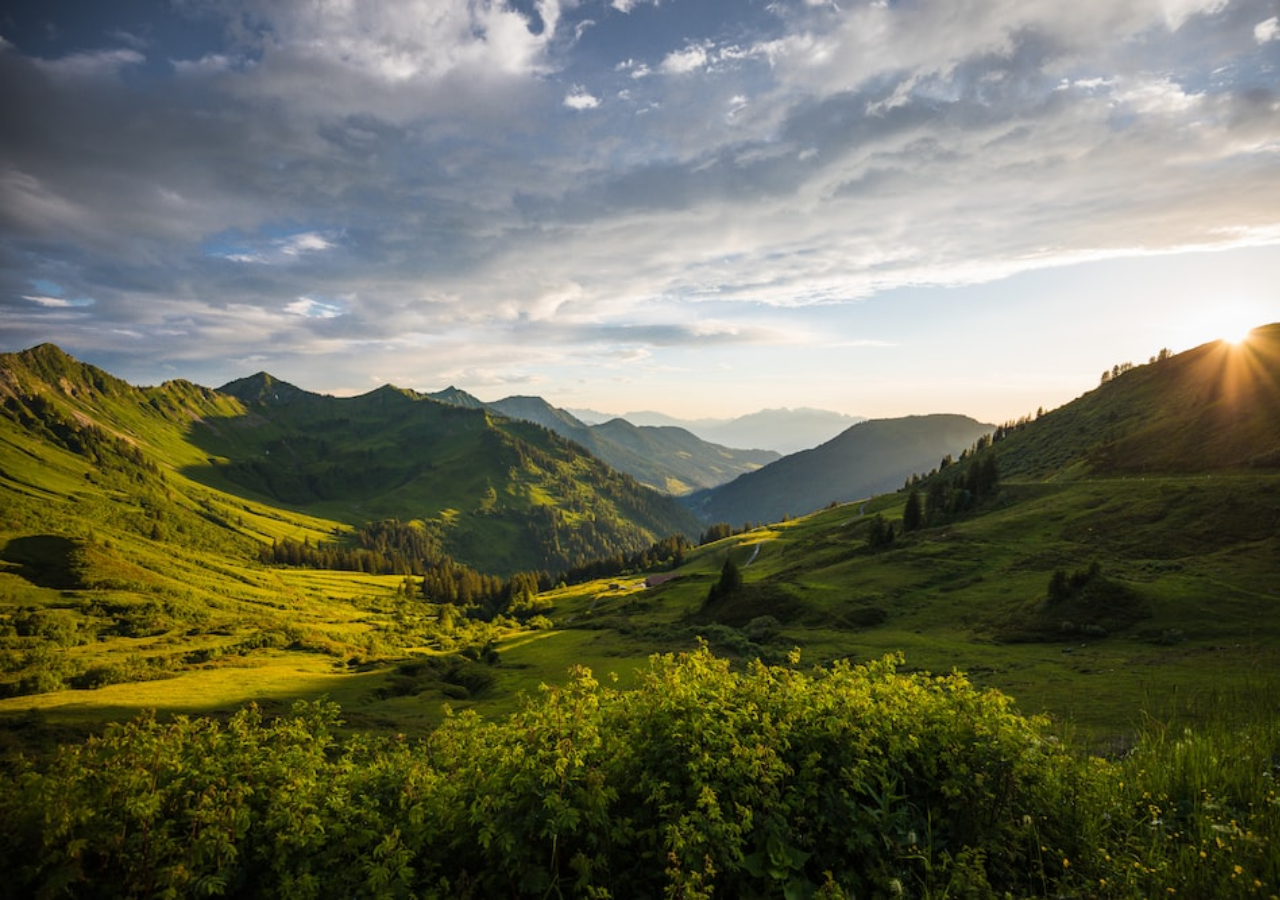
<file: paises.html>
<!DOCTYPE html>
<html lang="en">
<head>
    <meta charset="UTF-8">
    <meta http-equiv="X-UA-Compatible" content="IE=edge">
    <meta name="viewport" content="width=device-width, initial-scale=1.0">
    <title>Document</title>
    <link rel="stylesheet" href="stylepaises.css">
    <script defer src="script.js"></script>
</head>
<body>
    
<div class="section">

</div>

</body>
</html>
</file>
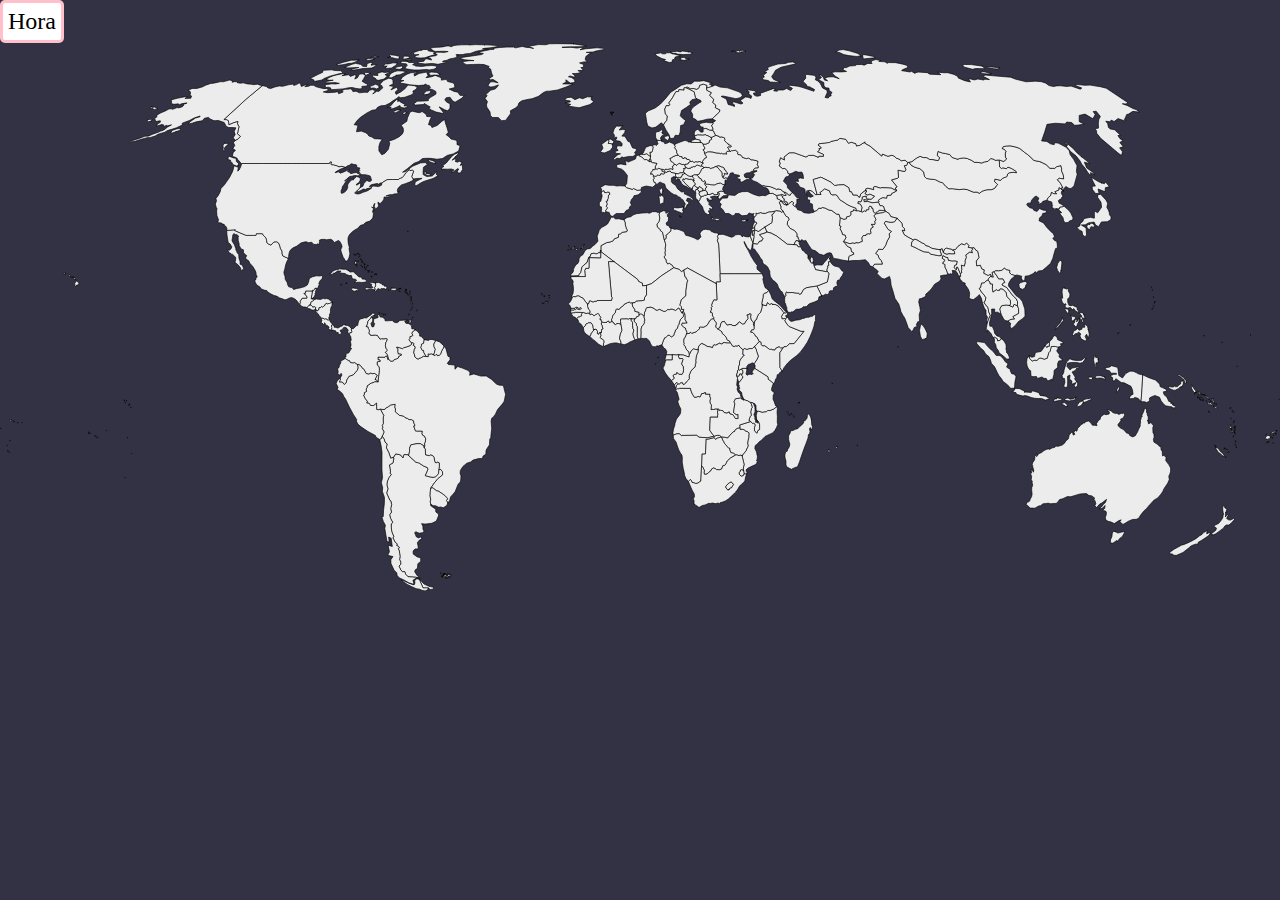
<file: tempo.html>
<!DOCTYPE html>
<html lang="en">
<head>
    <meta charset="UTF-8">
    <meta http-equiv="X-UA-Compatible" content="IE=edge">
    <meta name="viewport" content="width=device-width, initial-scale=1.0">
    <title>Mapa mundo com horas</title>
    <link rel="stylesheet" href="styletempo.css">
    <script defer src="scripts.js"></script>
</head>
<body>

    <?xml version="1.0"?>

    <div id="name">
        <p id="namep">Nome</p>
    </div>

    <div id="timeCont">
        <p id="time">Hora</p>
    </div>

    <svg id="allSvg" baseprofile="tiny" fill="#ececec" stroke="black" stroke-linecap="round" stroke-linejoin="round"
    version="1.2" viewbox="0 0 2000 857" xmlns="http://www.w3.org/2000/svg">
    <path class="allPaths"
        d="M1383 261.6l1.5 1.8-2.9 0.8-2.4 1.1-5.9 0.8-5.3 1.3-2.4 2.8 1.9 2.7 1.4 3.2-2 2.7 0.8 2.5-0.9 2.3-5.2-0.2 3.1 4.2-3.1 1.7-1.4 3.8 1.1 3.9-1.8 1.8-2.1-0.6-4 0.9-0.2 1.7-4.1 0-2.3 3.7 0.8 5.4-6.6 2.7-3.9-0.6-0.9 1.4-3.4-0.8-5.3 1-9.6-3.3 3.9-5.8-1.1-4.1-4.3-1.1-1.2-4.1-2.7-5.1 1.6-3.5-2.5-1 0.5-4.7 0.6-8 5.9 2.5 3.9-0.9 0.4-2.9 4-0.9 2.6-2-0.2-5.1 4.2-1.3 0.3-2.2 2.9 1.7 1.6 0.2 3 0 4.3 1.4 1.8 0.7 3.4-2 2.1 1.2 0.9-2.9 3.2 0.1 0.6-0.9-0.2-2.6 1.7-2.2 3.3 1.4-0.1 2 1.7 0.3 0.9 5.4 2.7 2.1 1.5-1.4 2.2-0.6 2.5-2.9 3.8 0.5 5.4 0z" "AF"
        id="Afghanistan">
    </path>
    <path class="allPaths" id="Angola"
        d="M 1121.2 572 1121.8 574 1121.1 577.1 1122 580.1 1121.1 582.5 1121.5 584.7 1109.8 584.6 1109 605.1 1112.6 610.3 1116.2 614.3 1105.8 616.9 1092.3 616 1088.5 613 1065.8 613.2 1065 613.7 1061.7 610.8 1058.1 610.6 1054.7 611.7 1052 612.9 1051.5 608.9 1052.4 603.2 1054.4 597.3 1054.7 594.6 1056.6 588.8 1058 586.2 1061.3 582 1063.2 579.1 1063.8 574.4 1063.5 570.7 1061.9 568.4 1060.4 564.5 1059.1 560.7 1059.4 559.3 1061.1 556.8 1059.5 550.6 1058.3 546.3 1055.5 542.2 1056.1 541 1058.4 540.1 1060.1 540.2 1062.1 539.5 1078.8 539.6 1080.1 544.3 1081.7 548.2 1083 550.3 1085.1 553.6 1088.9 553.1 1090.7 552.2 1093.8 553.1 1094.7 551.5 1096.2 547.8 1099.7 547.5 1100 546.4 1102.9 546.4 1102.4 548.7 1109.2 548.6 1109.3 552.7 1110.4 555.1 1109.5 559 1109.9 563 1111.7 565.4 1111.3 573 1112.7 572.4 1115.1 572.6 1118.6 571.6 1121.2 572 Z">
    </path>
    <path class="allPaths" id="Angola"
        d="M 1055.3 539 1053.8 534.2 1056.1 531.4 1057.8 530.3 1059.9 532.5 1057.9 533.9 1056.9 535.5 1056.7 538.3 1055.3 539 Z">
    </path>
    <path class="allPaths"
        d="M1088 228l0.4 1.2 1.4-0.6 1.2 1.7 1.3 0.7 0.6 2.3-0.5 2.2 1 2.7 2.3 1.5 0.1 1.7-1.7 0.9-0.1 2.1-2.2 3.1-0.9-0.4-0.2-1.4-3.1-2.2-0.7-3 0.1-4.4 0.5-1.9-0.9-1-0.5-2.1 1.9-3.1z" "AL"
        id="Albania">
    </path>
    <path class="allPaths"
        d="M1296.2 336.7l1.3 5.1-2.8 0 0 4.2 1.1 0.9-2.4 1.3 0.2 2.6-1.3 2.6 0 2.6-1 1.4-16.9-3.2-2.7-6.6-0.3-1.4 0.9-0.4 0.4 1.8 4.2-1 4.6 0.2 3.4 0.2 3.3-4.4 3.7-4.1 3-4 1.3 2.2z" "AE"
        id="United Arab Emirates">
    </path>
    <path class="allPaths" id="Argentina"
        d="M 669.1 851.7 666.1 851.5 661.1 851.5 655.1 837.9 658.2 840.7 662.5 845.3 670.3 849 677.6 850.5 676.8 853.5 672.4 853.8 669.1 851.7 Z">
    </path>
    <path class="allPaths" id="Argentina"
        d="M 638.6 644.7 649.9 655.1 654.5 656.1 661.8 660.9 667.7 663.4 668.8 666.2 664.6 676 670.4 677.7 676.7 678.7 680.9 677.7 685.2 672.7 685.5 667.1 688.1 665.8 691.3 669.6 691.7 674.7 687.5 678.2 684.2 680.8 678.9 687.1 672.9 695.8 672.4 701 672 707.6 673.2 714 672.3 715.4 672.7 719.5 673 722.9 680.8 728.4 681 732.8 684.9 735.6 685.2 738.7 681.9 746.9 674.9 750.4 664.7 751.7 658.7 751 660.8 754.9 660.9 759.6 662.7 762.8 660.2 765.1 655.1 766 649.5 763.6 648 765.3 650.5 771.6 654.5 773.5 656.8 771.5 659.3 774.8 655.1 776.8 652.2 780.8 653.4 787.1 653.3 790.5 648.5 790.5 645.5 793.7 645.6 798.5 652.1 803.1 657.3 804.3 657.5 810 652.9 813.5 652.3 820.8 648.8 823.2 647.9 826.1 652.1 832.6 656.7 836.1 654.6 835.8 649.7 834.8 637.6 834 634.1 830.4 632.2 825.8 629.1 826.2 626.5 823.9 623.4 817.4 626.1 814.6 626.2 810.7 624.4 807.5 625.1 802.1 624 793.8 622.2 790.1 624 788.9 622.6 786.5 619.8 785.3 620.6 782.6 617.5 780.2 613.8 772.9 615.5 771.6 612.2 763.8 611.4 757.3 611.2 751.6 613.7 749.3 610.4 743 608.8 737.2 611.8 733 610.4 727.6 612 721.4 610.6 715.5 609 714.3 604.1 703.2 606.2 696.6 604.5 690.4 605.4 684.5 608 678.5 611.3 674.5 609.3 672 610.1 669.9 608.5 659.2 614.1 656.1 615.3 649.4 614.4 647.8 618.4 642 625.9 643.6 629.6 648.2 631.2 643 637.6 643.3 638.6 644.7 Z">
    </path>
    <path class="allPaths"
        d="M1230.8 253l-1.8 0.2-2.8-3.7-0.2-1-2.3 0-1.9-1.7-1 0.1-2.4-1.8-4.2-1.6-0.1-3.1-1.3-2.2 7-1 1.4 1.6 2.2 1.1-0.7 1.6 3.2 2.2-1.1 2.1 2.6 1.7 2.5 1 0.9 4.5z" "AM"
        id="Armenia">
    </path>
    <path class="allPaths" id="Australia"
        d="M 1743 763.6 1746.7 765.8 1750 764.9 1754.9 763.7 1757.7 764.1 1753.2 771.7 1749.9 773.8 1745.9 779 1745.3 777.2 1738.7 781.6 1737.9 781.3 1734.9 781.1 1735.4 775.7 1737.4 771.5 1738 765.9 1740 763 1743 763.6 Z">
    </path>
    <path class="allPaths" id="Australia"
        d="M 1793.5 590.2 1794.7 595.2 1798.7 592.8 1800.1 595.5 1802.4 598 1801.3 600.9 1801.5 606.4 1801.7 609.6 1803 610.4 1803.4 615.9 1802.2 619.2 1803 623.5 1808.4 626.9 1811.6 629.9 1814.8 632.7 1813.7 634.3 1816 638.3 1816.5 645.3 1819.1 643.9 1820.6 646.6 1822.2 645.7 1821.5 652.5 1824.4 656.4 1826.3 658.8 1829.1 664 1829.1 669.2 1828.1 672.9 1826.3 676.8 1827 682.3 1824.5 688 1822.4 691 1818.6 696.7 1817.1 700.4 1814 705 1809 710.8 1803.5 714 1799.1 718.9 1795.8 722.1 1791.4 727.6 1787.7 730.8 1783.8 735.6 1780.7 740 1779.9 742.1 1775.6 744.3 1769.5 744.5 1763.2 747.2 1759.4 749.6 1754.6 752.4 1751.9 749.5 1749.3 748.4 1751.9 745.1 1748.4 746.3 1741.2 750.9 1737.6 749.2 1735.2 748.2 1732.4 747.7 1728.3 745.9 1727 741.9 1728.5 737.1 1728.9 733.8 1727.5 731.2 1722.8 730.5 1726 727.3 1726.9 722.6 1722.2 727 1716.9 728.2 1721.4 724.7 1723.9 721 1727.4 717.8 1729 713.1 1722.2 718.5 1717.9 720.7 1713.6 725.8 1710.6 723.2 1712.3 719.8 1710.9 715.1 1709.1 712.7 1710.7 711.2 1705.4 707.3 1701.6 707.2 1697.6 704 1687.7 704.6 1679.8 706.9 1672.9 709.1 1667.9 708.7 1660.9 712 1655.6 713.4 1653.3 716.8 1650.3 719.4 1645.6 719.6 1642 720.1 1637.8 719 1633.6 719.7 1629.8 720 1625.3 723.4 1623.8 723.1 1620.4 724.9 1617 726.9 1613.2 726.7 1609.7 726.7 1605.6 722.6 1603.2 721.4 1604.7 717.7 1607.6 716.8 1609.1 715.4 1609.7 713.1 1612 708.6 1612.7 704.8 1612 698.3 1612.2 694.6 1613.6 691 1612.7 686.8 1613 684.9 1611.3 682.3 1612 677.3 1610.1 672.2 1610 669.5 1611.8 672.3 1611.3 666.3 1613.6 668.2 1614.7 670.7 1615.3 667.4 1613.7 662.3 1613.6 660.3 1612.8 658.4 1614.1 654.7 1615.6 653.1 1616.9 649.9 1617 646.1 1620.1 641.5 1619.7 646.4 1622.8 642 1627.7 639.8 1630.9 637.1 1635.6 634.7 1638.2 634.2 1639.6 635 1644.4 632.6 1647.9 631.9 1649 630.5 1650.5 629.9 1653.6 630.1 1659.8 628.2 1663.3 625.3 1665.3 621.9 1669.2 618.7 1669.9 616.1 1670.6 612.6 1675.5 607.1 1676.9 612.7 1679.5 611.4 1678 608.4 1680.3 605.3 1682.5 606.7 1684 601.8 1687.5 598.6 1689.3 596.1 1692.2 595 1692.6 593.2 1694.9 593.9 1695.3 592.3 1697.9 591.4 1700.7 590.5 1704.4 593.5 1707 597.3 1710.5 597.3 1714 597.9 1713.3 594.4 1716.8 589.3 1719.5 587.6 1718.9 586 1721.8 582.3 1725.5 580 1728.2 580.8 1733.1 579.6 1733.4 576.3 1729.5 574.2 1732.6 573.3 1736.2 574.9 1738.9 577.5 1743.4 579.1 1745.1 578.5 1748.4 580.5 1751.9 578.6 1753.9 579.2 1755.4 577.9 1757.6 581.1 1755.6 584.6 1753.1 587.2 1751.2 587.4 1751.5 589.9 1749.3 593.1 1746.8 596.3 1747 598.1 1750.8 601.7 1754.8 603.7 1757.3 605.9 1760.6 609.7 1762.2 609.7 1764.8 611.4 1765.3 613.4 1770.2 615.5 1774.3 613.3 1776.1 609.9 1777.8 607 1779.1 603.5 1781.7 598.4 1781.5 595.3 1782.2 593.4 1782.1 589.8 1783.5 584.9 1784.8 583.6 1784.2 581.5 1786 578.1 1787.5 574.6 1787.9 572.7 1790.2 570.3 1791.5 573.5 1791.4 577.5 1792.7 578.3 1792.6 581 1794.2 584.2 1794.1 587.9 1793.5 590.2 Z">
    </path>
    <path class="allPaths"
        d="M1070.6 190.8l-0.3 0.8 0.7 2.1-0.2 2.6-2.8 0 1.1 1.4-1.3 4-0.9 1.1-4.4 0.1-2.4 1.5-4.2-0.5-7.3-1.7-1.3-2.1-4.9 1.1-0.5 1.2-3.1-0.9-2.6-0.2-2.3-1.2 0.7-1.5-0.2-1.1 1.4-0.3 2.7 1.7 0.6-1.7 4.4 0.3 3.5-1.1 2.4 0.2 1.7 1.3 0.4-1.1-1-4.1 1.7-0.8 1.6-2.9 3.8 2.1 2.6-2.6 1.7-0.5 4 1.9 2.3-0.3 2.4 1.2z" "AT"
        id="Austria">
    </path>
    <path class="allPaths" id="Azerbaijan"
        d="M 1229 253.2 1225.2 252.3 1222 249.4 1220.8 246.9 1221.8 246.8 1223.7 248.5 1226 248.5 1226.2 249.5 1229 253.2 Z">
    </path>
    <path class="allPaths" id="Azerbaijan"
        d="M 1235.3 236.2 1237.8 233.6 1241.3 236.9 1244.9 241.5 1247.4 241.8 1249.3 243.5 1245.1 244 1245.2 249 1244.8 251.2 1243.1 252.7 1243.9 255.8 1242.6 256.2 1238.7 252.8 1239.9 249.7 1238 247.8 1236.1 248.3 1230.8 253 1229.9 248.5 1227.4 247.5 1224.8 245.8 1225.9 243.7 1222.7 241.5 1223.4 239.9 1221.2 238.8 1219.8 237.2 1220.9 236.1 1225.1 238 1228 238.3 1228.6 237.6 1225.3 234.1 1226.5 233.3 1228 233.5 1232.3 237.3 1234.7 237.8 1235.3 236.2 Z">
    </path>
    <path class="allPaths"
        d="M1154.9 530.4l-0.6 0.1 0-0.3-2-6.1-0.01-0.06-0.09-1.04-1.4-2.9 3.5 0.5 1.7-3.7 3.1 0.4 0.3 2.5 1.2 1.5 0 2.1-1.4 1.3-2.3 3.4-2 2.3z" "BI"
        id="Burundi">
    </path>
    <path class="allPaths"
        d="M1016.5 177.1l-0.4 4.2-1.3 0.2-0.4 3.5-4.4-2.9-2.5 0.5-3.5-2.9-2.4-2.5-2.2-0.1-0.8-2.2 3.9-1.2 3.6 0.5 4.5-1.3 3.1 2.7 2.8 1.5z" "BE"
        id="Belgium">
    </path>
    <path class="allPaths"
        d="M1006.7 427l-0.2 2.1 1.3 3.8-1.1 2.6 0.6 1.7-2.8 4-1.7 2-1.1 4 0.2 4.1-0.3 10.3-4.7 0.8-1.4-4.4 0.3-14.8-1.2-1.3-0.2-3.2-2-2.2-1.7-1.9 0.7-3.4 2-0.7 1.1-2.8 2.8-0.6 1.2-1.9 1.9-1.9 2 0 4.3 3.7z" "BJ"
        id="Benin">
    </path>
    <path class="allPaths"
        d="M988.5 406l-0.5 3.1 0.8 2.9 3.1 4.2 0.2 3.1 6.5 1.5-0.1 4.4-1.2 1.9-2.8 0.6-1.1 2.8-2 0.7-4.9-0.1-2.6-0.5-1.8 1-2.5-0.5-9.8 0.3-0.2 3.7 0.8 4.8-3.9-1.6-2.6 0.2-2 1.6-2.5-1.3-1-2.2-2.5-1.4-0.4-3.7 1.6-2.7-0.2-2.2 4.5-5.3 0.9-4.4 1.5-1.6 2.7 0.9 2.4-1.3 0.8-1.7 4.3-2.8 1.1-2 5.3-2.7 3.1-0.9 1.4 1.2 3.6 0z" "BF"
        id="Burkina Faso">
    </path>
    <path class="allPaths"
        d="M1500.6 360.3l0.6 4.6-2.1-1 1.1 5.2-2.1-3.3-0.8-3.3-1.5-3.1-2.8-3.7-5.2-0.3 0.9 2.7-1.2 3.5-2.6-1.3-0.6 1.2-1.7-0.7-2.2-0.6-1.6-5.3-2.6-4.8 0.3-3.9-3.7-1.7 0.9-2.3 3-2.4-4.6-3.4 1.2-4.4 4.9 2.8 2.7 0.3 1.2 4.5 5.4 0.9 5.1-0.1 3.4 1.1-1.6 5.4-2.4 0.4-1.2 3.6 3.6 3.4 0.3-4.2 1.5 0 4.4 10.2z" "BD"
        id="Bangladesh">
    </path>
    <path class="allPaths"
        d="M1132.6 221.6l-2.3 2.6-1.3 4.5 2.1 3.6-4.6-0.8-5 2 0.3 3.2-4.6 0.6-3.9-2.3-4 1.8-3.8-0.2-0.8-4.2-2.8-2.1 0.7-0.8-0.6-0.8 0.6-2 1.8-2-2.8-2.7-0.7-2.4 1.1-1.4 1.8 2.6 1.9-0.4 4 0.9 7.6 0.4 2.3-1.6 5.9-1.5 4 2.3 3.1 0.7z" "BG"
        id="Bulgaria">
    </path>
    <path class="allPaths"
        d="M1083 214.3l1.9-0.1-1.1 2.8 2.7 2.5-0.5 2.9-1.1 0.3-0.9 0.6-1.6 1.5-0.4 3.5-4.8-2.4-2.1-2.7-2.1-1.4-2.5-2.4-1.3-1.9-2.7-3 0.8-2.6 2 1.5 1-1.4 2.3-0.1 4.5 1.1 3.5-0.1 2.4 1.4z" "BA"
        id="Bosnia and Herzegovina">
    </path>
    <path class="allPaths"
        d="M1141.6 162.7l-3.9-0.2-0.8 0.6 1.5 2 2 4-4.1 0.3-1.3 1.4 0.3 3.1-2.1-0.6-4.3 0.3-1.5-1.5-1.7 1.1-1.9-0.9-3.9-0.1-5.7-1.5-4.9-0.5-3.8 0.2-2.4 1.6-2.3 0.3-0.5-2.8-1.9-2.8 2.8-1.3-0.4-2.4-1.7-2.3-0.6-2.7 4.7 0 4.8-2.3 0.5-3.4 3.6-2-1-2.7 2.7-1 4.6-2.3 5.3 1.5 0.9 1.5 2.4-0.7 4.8 1.4 1.1 2.9-0.7 1.6 3.8 4 2.1 1.1 0 1.1 3.4 1.1 1.7 1.6-1.6 1.3z" "BY"
        id="Belarus">
    </path>
    <path class="allPaths"
        d="M487.8 399.8l-1.7 0 1.3-7.2 0.7-5.1 0.1-1 0.7-0.3 0.9 0.8 2.5-3.9 1.1-0.1-0.1 1 1 0-0.3 1.8-1.3 2.7 0.4 1-0.9 2.3 0.3 0.6-1 3.3-1.3 1.7-1.1 0.2-1.3 2.2z" "BZ"
        id="Belize">
    </path>
    <path class="allPaths"
        d="M662.5 631.4l-0.3-2-5.4-3.3-5.2-0.1-9.6 1.9-2.1 5.6 0.2 3.5-1.5 7.7-1-1.4-6.4-0.3-1.6 5.2-3.7-4.6-7.5-1.6-4 5.8-3.9 0.9-3.1-8.9-3.7-7.2 1.1-6.2-3.2-2.7-1.2-4.6-3.2-4.4 2.9-6.9-2.9-5.4 1.1-2.2-1.2-2.4 1.9-3.2-0.3-5.4 0-4.6 1.1-2.1-5.5-10.4 4.2 0.6 2.9-0.2 1.1-1.9 4.8-2.6 2.9-2.4 7.3-1.1-0.4 4.8 0.9 2.5-0.3 4.3 6.5 5.7 6.4 1.1 2.3 2.4 3.9 1.3 2.5 1.8 3.5 0 3.4 1.9 0.5 3.7 1.2 1.9 0.3 2.7-1.7 0.1 2.8 7.5 10.7 0.3-0.5 3.7 0.8 2.5 3.2 1.8 1.7 4-0.6 5.1-1.3 2.8 0.8 3.6-1.6 1.4z" "BO"
        id="Bolivia">
    </path>
    <path class="allPaths"
        d="M665.8 489.6l3.1 0.6 0.6-1.4-1-1.2 0.6-1.9 2.3 0.6 2.7-0.7 3.2 1.4 2.5 1.3 1.7-1.7 1.3 0.2 0.8 1.8 2.7-0.4 2.2-2.5 1.8-4.7 3.4-5.9 2-0.3 1.3 3.6 3 11.2 3.1 1.1 0.1 4.4-4.3 5.3 1.7 1.9 10.1 1 0.2 6.5 4.3-4.2 7.1 2.3 9.5 3.9 2.8 3.7-0.9 3.6 6.6-2 11 3.4 8.5-0.2 8.4 5.3 7.4 7.2 4.4 1.8 4.8 0.3 2.1 2 2 8.2 1.1 3.9-2.1 10.6-2.7 4.2-7.7 8.9-3.4 7.3-4 5.5-1.4 0.2-1.3 4.7 0.9 12-1.1 9.9-0.3 4.2-1.6 2.6-0.5 8.6-5.2 8.3-0.5 6.7-4.3 2.7-1.1 3.9-6 0-8.5 2.4-3.7 2.9-6 1.9-6.1 5.1-4.1 6.4-0.3 4.8 1.3 3.5-0.3 6.5-0.8 3.1-3.4 3.6-4.5 11.3-4 5-3.2 3.1-1.5 6.1-2.9 3.6-2.1-3.6 1.8-3.1-3.8-4.3-4.8-3.6-6.3-4.1-1.9 0.2-6.3-5-3.4 0.7 6-8.7 5.3-6.3 3.3-2.6 4.2-3.5-0.4-5.1-3.2-3.8-2.6 1.3 0.7-3.7 0.3-3.8-0.3-3.6-2.1-1.1-2 1-2.1-0.3-0.8-2.4-1.1-5.9-1.2-1.9-3.9-1.8-2.2 1.3-5.9-1.3-0.4-8.7-2-3.5 1.6-1.4-0.8-3.6 1.3-2.8 0.6-5.1-1.7-4-3.2-1.8-0.8-2.5 0.5-3.7-10.7-0.3-2.8-7.5 1.7-0.1-0.3-2.7-1.2-1.9-0.5-3.7-3.4-1.9-3.5 0-2.5-1.8-3.9-1.3-2.3-2.4-6.4-1.1-6.5-5.7 0.3-4.3-0.9-2.5 0.4-4.8-7.3 1.1-2.9 2.4-4.8 2.6-1.1 1.9-2.9 0.2-4.2-0.6-3.2 1.1-2.6-0.7-0.1-9.7-4.4 3.7-5-0.1-2.3-3.5-3.8-0.3 1-2.8-3.3-3.9-2.6-5.8 1.5-1.1-0.2-2.8 3.4-1.8-0.7-3.5 1.4-2.2 0.3-3 6.3-4.4 4.6-1.2 0.8-1 5.1 0.3 2.2-17.6 0.1-2.8-0.9-3.6-2.6-2.4 0.1-4.7 3.2-1 1.1 0.7 0.2-2.5-3.3-0.7 0-4 11 0.2 1.9-2.3 1.6 2.1 1 3.8 1.1-0.8 3.1 3.4 4.4-0.4 1.1-2 4.2-1.5 2.4-1.1 0.7-2.7 4.1-1.8-0.3-1.4-4.8-0.5-0.7-4.1 0.3-4.3-2.5-1.6 1.1-0.6 4.1 0.8 4.5 1.6 1.7-1.5 4.1-1 6.4-2.4 2.1-2.5-0.7-1.8 3-0.2 1.2 1.4-0.8 2.9 2 0.9 1.2 3-1.6 2.3-1 5.4 1.4 3.3 0.3 3 3.5 3 2.8 0.3 0.6-1.3 1.8-0.3 2.6-1.1 1.8-1.7 3.2 0.6 1.3-0.3z" "BR"
        id="Brazil">
    </path>
    <path class="allPaths" d="M1633.1 472.8l2.2-2.4 4.6-3.6-0.1 3.2-0.1 4.1-2.7-0.2-1.1 2.2-2.8-3.3z" "BN"
        id="Brunei Darussalam">
    </path>
    <path class="allPaths"
        d="M1488.8 323.5l2.6 2.1 0.5 3.9-4.5 0.2-4.7-0.4-3.2 1-5.5-2.5-0.4-1.2 2.6-4.8 2.6-1.6 4.3 1.4 2.9 0.2 2.8 1.7z" "BT"
        id="Bhutan">
    </path>
    <path class="allPaths"
        d="M1127.6 615.7l1.9 5.1 1.1 1.2 1.6 3.7 6.1 7 2.3 0.7-0.1 2.3 1.5 4.1 4.3 1 3.4 2.9-8.1 4.7-5.2 4.8-2 4.3-1.8 2.4-3 0.5-1.2 3.1-0.6 2-3.6 1.4-4.5-0.3-2.5-1.8-2.3-0.7-2.8 1.4-1.5 3.1-2.7 1.9-2.8 2.9-4 0.7-1.1-2.3 0.6-3.9-3-6.1-1.4-1 0.6-18.7 5.5-0.2 0.8-22.9 4.2-0.2 8.7-2.3 2 2.7 3.7-2.5 1.7 0 3.2-1.5 1 0.5z" "BW"
        id="Botswana">
    </path>
    <path class="allPaths"
        d="M1121.3 446.5l3.9 2.5 3.1 2.6 0.1 2.1 3.9 3.3 2.4 2.8 1.4 3.8 4.3 2.6 0.9 2-1.8 0.7-3.7-0.1-4.2-0.7-2.1 0.5-0.9 1.6-1.8 0.2-2.2-1.4-6.3 3.2-2.6-0.6-0.8 0.5-1.6 3.9-4.3-1.3-4.1-0.6-3.6-2.4-4.7-2.2-3 2.1-2.2 3.2-0.5 4.5-3.6-0.3-3.9-1.1-3.3 3.4-3 6-0.6-1.9-0.3-2.9-2.6-2.1-2.1-3.3-0.5-2.3-2.7-3.4 0.5-1.9-0.6-2.7 0.4-5 1.4-1.1 2.8-6.5 4.6-0.5 1-1.7 1 0.2 1.4 1.4 7.1-2.4 2.4-2.5 2.9-2.3-0.6-2.2 1.6-0.6 5.5 0.4 5.2-3 4-7 2.8-2.6 3.6-1.1 0.7 2.7 3.3 4 0 2.7-0.8 2.6 0.4 2 1.9 1.9 0.5 0.3z" "CF"
        id="Central African Republic">
    </path>
    <path class="allPaths" id="Canada"
        d="M 665.9 203.6 669.3 204.5 674 204.3 670.7 206.9 668.7 207.3 663.2 204.6 662.6 202.5 665.1 200.6 665.9 203.6 Z">
    </path>
    <path class="allPaths" id="Canada"
        d="M 680.3 187.6 677.9 187.7 672.1 185.8 668.6 182.8 670.5 182.3 676.4 183.9 680.6 186.5 680.3 187.6 Z">
    </path>
    <path class="allPaths" id="Canada"
        d="M 372.4 191.3 369.3 192.2 363 189.4 363 187.2 360.1 185 360.4 183.2 356.1 182.1 356.7 178.7 358.2 177.3 362.3 178.6 364.7 179.6 368.8 180.2 369 182.4 369.4 185.3 372.6 187.9 372.4 191.3 Z">
    </path>
    <path class="allPaths" id="Canada"
        d="M 711.5 177.8 706.5 183.2 710.4 181.1 713.3 182.5 710.9 184.6 714.7 186.3 717.5 184.8 721.8 186.7 719 191.3 722.8 190.2 722.5 193.5 723 197.4 719.4 203 717 203.2 714.1 202 716.6 196.9 715.4 196.1 708.1 201.5 705.1 201.3 709.5 198.3 705.1 196.8 699.6 197.2 690 197 689.8 195.2 693.6 192.9 691.9 191.3 697.3 187.5 705.5 177.6 709.7 174.1 714.7 172 716.8 172.2 715.3 173.9 711.5 177.8 Z">
    </path>
    <path class="allPaths" id="Canada"
        d="M 351.5 156.4 353 157.2 358 156.7 350.8 163.6 351.1 168.6 349.2 168.6 348.5 165.8 349 162.9 348.2 161 349.5 158.3 351.5 156.4 Z">
    </path>
    <path class="allPaths" id="Canada"
        d="M 634.9 108.9 631.3 111.9 629.6 111.4 629.5 109.7 629.9 109.3 632.7 107.6 634.4 107.7 634.9 108.9 Z">
    </path>
    <path class="allPaths" id="Canada"
        d="M 625.2 105.7 618 108.9 615 108.7 615 107.2 620 104.5 626 104.6 625.2 105.7 Z">
    </path>
    <path class="allPaths" id="Canada"
        d="M 622.1 88.9 621.2 91.4 623.9 90.5 625.4 92 628.9 94 632.7 95.7 631.3 98.4 634.8 98 636.7 99.9 631.7 101.7 625.8 100.3 625 97.7 618.7 100.8 610.5 103.7 611.2 100.4 604.9 100.9 610.6 98.1 614.2 93.6 619.3 88.5 622.1 88.9 Z">
    </path>
    <path class="allPaths" id="Canada"
        d="M 667 80.6 662.1 80.9 662.8 78.2 666.6 75.1 670.9 74.4 673.2 75.9 671.7 78.2 670.8 79 667 80.6 Z">
    </path>
    <path class="allPaths" id="Canada"
        d="M 592.5 69.9 588.4 71.8 584.2 70.2 580.3 70.7 576.9 68.3 581.9 66.6 586.8 64.3 589.8 65.8 591.4 66.8 591.8 67.8 592.5 69.9 Z">
    </path>
    <path class="allPaths" id="Canada"
        d="M 645.5 212.5 643.3 208.9 646.2 200.4 644.6 198.6 640.9 199.6 639.8 198 634.3 202.7 631.1 207.6 628.3 210.5 625.8 211.5 624.1 211.8 623 213.3 613.7 213.3 605.9 213.4 603.2 214.5 596.4 218.9 596.4 218.8 595.5 218.4 593.5 219.3 591.6 220.6 589.8 219.5 585.1 220.3 581.2 221.2 579.3 222 577 224.1 578.8 224.8 580.5 224.4 580.8 224.4 580.5 226.3 575.7 227 572.9 227.8 571.2 228.8 568.6 228.2 567 228.5 564.1 230.3 559.5 232.3 556.8 231.9 558.8 229.7 562.5 226.2 566.6 224.1 567.7 222.3 568.6 219.3 572.4 215.8 573.3 211.8 574.4 215.7 578.2 216.6 580.6 214.5 579.2 209.7 578.3 207.7 574.3 206.5 570.5 205.8 566.6 205.8 563.2 205 562.8 203.6 561.4 204.5 560.2 204.3 562.1 202.2 560.3 201.4 562.2 199 561 197.2 562.7 195.4 557.5 194.5 557.4 190.9 556.6 190.1 553.3 189.9 549.2 188.7 547.7 189.5 545.9 191 542.6 192 539.5 194.5 534.1 192.8 529.7 193.6 525.8 191.7 521.2 190.7 517.9 190.3 516.9 189.3 517.8 185.9 516.1 185.9 514.8 188.3 504.6 188.3 487.6 188.3 470.8 188.3 455.9 188.3 441.1 188.3 426.4 188.3 411.3 188.3 406.5 188.3 391.8 188.3 377.7 188.3 377 188.3 371.6 182.2 370 179.5 363 176.9 364.3 171.4 367.9 167.7 363.8 165 366.9 160.1 364.8 155.7 367.3 152.5 372.4 149.6 375.6 145.8 371 142 372.4 135.1 373.5 130.9 371.9 128.2 371.1 125.8 371.7 122.7 365.2 124.6 357.6 127.9 357.3 124.1 356.8 121.5 354 119.9 349.8 119.7 385.4 87 410 66.6 416 67.9 419.3 70.5 423 71 429.3 68.8 436.3 67.1 441.6 67.7 450.5 65.4 458.7 64.1 458.9 66.3 463.4 65 467.3 62.5 469.4 63.1 470.8 67.9 480.3 64.2 476.4 68.3 482.4 67.4 485.6 65.9 490.2 66.2 494.1 68.4 501.6 70.4 506.3 71.3 510.7 71 513.6 73.8 505.1 76.5 511.5 77.6 523.4 77 527.8 76 529.2 79.3 536.3 76.6 534.2 74.2 538.7 72.4 543.9 72.1 547.8 71.6 549.9 72.9 551.4 75.8 556.4 75.4 561.7 77.9 568.9 77 574.9 77.1 577.3 73.7 581.8 72.8 586.7 74.6 582.4 79.8 588.6 75.4 591.8 75.6 598.2 70.1 596.6 66.8 593.7 64.6 599.2 58.7 607.4 54.9 611.9 55.8 613.9 58.1 614.3 64.1 608.5 66.7 615.2 67.8 610.8 73.3 619.7 69.1 621.9 72.6 617.6 76.6 618.9 80.3 626.2 76.4 632.7 71.6 637.4 65.7 642.9 66.1 648.3 66.9 651.9 69.6 650.2 72.3 645.1 75.2 646 78.1 643.6 80.8 632.7 84.7 626.2 85.6 623 83.9 619.7 86.7 612.3 91.4 609.3 93.9 601.6 97.7 595.1 98.1 590 100.5 587.1 104.3 581.4 105 572.7 109.7 563.3 116.2 558.3 120.8 553.4 127.7 559.4 128.7 557.9 134.2 557.1 138.8 564.4 137.6 571.4 140.2 574.7 142.5 576.4 145.3 581.3 147 584.9 149.5 592.5 149.9 597.3 150.5 593.7 155.7 592 161.8 592.1 168.7 596.5 174.6 601.2 172.6 606.8 166.2 609.1 156.6 607.4 153.4 616.4 150.5 623.9 146.3 628.7 142.1 630.4 138.1 630 133 626.8 128.5 635.7 122.3 636.7 117 640.6 108 644.4 106.6 651.1 108.2 655.3 108.8 659.8 107.2 662.9 109.2 666.5 112.6 666.7 114.8 674.4 115.3 671.8 120.2 669.5 127.6 673.3 128.6 674.9 132.1 683.1 128.8 690.6 122.2 694.8 119.5 695.9 124.8 698.5 132.3 700.5 139.5 697.1 143.3 701.9 146.7 704.8 150.1 711.7 151.7 714.1 153.6 714.1 158.8 717.5 159.6 718.6 161.9 716.6 168.8 712.3 171.1 708.1 173.3 699.3 175.5 691.4 180.5 682.8 181.6 672.7 180.2 665.4 180.2 660.1 180.6 654.4 185.1 647 187.9 636.9 196.1 629 201.9 633.7 200.9 644.6 192.6 656.9 187.4 664.5 186.8 667.8 189.9 661.7 194.1 661.1 200.8 661.2 205.6 666.8 208.7 675.4 207.8 682.6 200.7 681.6 205.3 684.1 207.6 676.7 211.7 664.3 215.5 658.5 218 651.3 222.6 647.6 222.1 649.1 216.8 659.5 211.5 651.4 211.7 645.5 212.5 Z">
    </path>
    <path class="allPaths" id="Canada"
        d="M 539 48.7 534.3 51.1 544.8 49.6 547.4 52.2 554.7 49.5 556.5 51.2 554.3 56.3 558.6 54.2 561.4 48.9 565.7 48.1 568.7 48.9 570.9 51 568.2 56.1 565.8 59.8 570 62.4 575 65 572.4 67.3 565.3 67.8 566.1 69.8 562.9 71.8 556.2 71 550.5 69.5 545.4 69.8 535.9 71.7 524.6 72.5 516.7 73 517 70.4 512.9 69 508.6 69.6 508 65.3 511.3 64.7 518.6 63.8 524.1 64.1 530.3 63.1 523.8 61.9 514.7 62.3 509 62.2 509 60.3 520.7 58.1 514.4 58.2 509 56.8 516.8 52.9 522 50.8 536.2 47.7 539 48.7 Z">
    </path>
    <path class="allPaths" id="Canada" d="M 578.5 47.2 571.5 50.6 569.2 47 571.3 46.2 576.8 46 578.5 47.2 Z">
    </path>
    <path class="allPaths" id="Canada"
        d="M 687.1 48.8 686.4 50.2 682.3 50.1 678.2 50 673.3 50.7 672.4 50.3 670.3 47.6 672 45.8 674.2 45.4 682.6 46 687.1 48.8 Z">
    </path>
    <path class="allPaths" id="Canada"
        d="M 647.3 48.5 647.6 51.7 654.8 47.6 666.5 45.5 668.8 50.8 665.6 54.2 674.6 52.7 679.9 50.6 686.7 53.2 690.4 55.7 689.3 58 697.5 56.8 699.4 60.2 707.8 62.3 710 64.4 710.9 69.5 701.8 72 709.5 75.6 715.4 76.8 718.7 81.8 725.2 82.2 721.9 86.1 711 92.6 707 90.2 703.2 84.8 697.3 85.5 695 88.8 697.7 92 702.2 94.6 703.2 96.1 703.1 101.8 699.5 105.9 694.8 104.3 686.2 99.8 689.8 104.7 692.6 108.2 692.3 110.2 681.4 107.9 673.8 104.5 670 101.8 672.4 100.1 667.6 97.2 662.9 94.5 662 96.1 648.9 97 646.5 95.1 651.9 90.9 660 90.8 669.3 90.1 669.1 88.1 672.2 85.3 681 79.9 681.4 77.4 680.9 75.6 676.2 72.9 669.1 71.1 672.6 69.7 670.6 66.3 667.2 66 665.3 64.2 662 65.8 654.1 66.5 640.1 65.3 632.7 63.7 626.8 62.9 624.9 61 631.2 58.6 625.5 58.6 628.8 53.3 635.9 48.7 641.9 46.6 653.1 45.2 647.3 48.5 Z">
    </path>
    <path class="allPaths" id="Canada"
        d="M 596.9 45 600.5 46.1 608.1 45.4 607.6 46.9 601.5 49.4 605.3 51.6 600.1 56.3 591.7 58.3 588.3 57.9 587.4 55.9 581.5 51.9 583.2 50.2 590.6 50.8 589.7 47.5 596.9 45 Z">
    </path>
    <path class="allPaths" id="Canada"
        d="M 619.5 50.5 611.7 54.4 607.3 54.2 609.1 49.6 611.7 47.1 615.9 44.9 621.1 43.5 629 43.7 635.2 44.9 625.1 49.5 619.5 50.5 Z">
    </path>
    <path class="allPaths" id="Canada"
        d="M 503.7 57.7 490.2 60.3 490.8 58 484.8 55.2 489.2 53 496.7 49.2 504.3 45.8 504.7 42.7 518.7 41.9 522.9 43 532.4 43.3 534.3 44.7 535.9 46.9 529.4 48.2 515.5 51.8 506.3 55.5 503.7 57.7 Z">
    </path>
    <path class="allPaths" id="Canada"
        d="M 628.9 39.3 624.8 41.2 619.6 40.8 616.4 39.5 620.9 37.3 627.8 35.9 629.2 37.7 628.9 39.3 Z">
    </path>
    <path class="allPaths" id="Canada"
        d="M 620.1 30.6 620.3 32.9 617.5 35.4 611.7 39.2 604.8 39.7 601.6 38.9 605 36 598.4 36.3 602.7 32.5 606.5 32.7 614.2 31 619.1 31.3 620.1 30.6 Z">
    </path>
    <path class="allPaths" id="Canada"
        d="M 580.7 33.2 580 34.9 584.4 34.1 588 34.3 585.7 36.8 580.6 39.1 566.7 39.9 554.4 42.1 548.4 42.2 549.9 40.6 560.6 38.3 542.7 38.9 538.5 38 550.2 33.2 555.6 31.8 563.9 33.5 566.8 36.4 572.9 36.8 573.6 32.1 579.4 30.3 582.5 30.8 580.7 33.2 Z">
    </path>
    <path class="allPaths" id="Canada"
        d="M 636.4 28.8 638.7 30.4 646.1 30.4 647.5 32 644.7 33.8 647.8 34.9 649 36.1 653.9 36.3 659 36.7 666.1 35.7 674.2 35.2 680 35.6 682.3 37.5 681.3 39.5 677.7 40.9 671 42 666.7 41.3 654.9 42.1 646.9 42.2 641.3 41.6 632.7 40 634.3 37.2 636.4 34.8 635 32.6 628 32 625.4 30.5 629.2 28.5 636.4 28.8 Z">
    </path>
    <path class="allPaths" id="Canada"
        d="M 560.7 26.2 554.9 29.9 549.6 31.6 545.8 31.8 535.9 33.9 528.8 34.7 525.2 33.6 536.9 29.9 549.1 26.8 554.6 26.9 560.7 26.2 Z">
    </path>
    <path class="allPaths" id="Canada"
        d="M 641.9 26.8 640.1 26.9 633.5 26.6 634.2 25.3 641.4 25.4 643 26.2 641.9 26.8 Z">
    </path>
    <path class="allPaths" id="Canada"
        d="M 583.1 25.9 574.3 27.3 571 25.8 576.1 24.3 582.1 23.8 586.2 24.5 583.1 25.9 Z">
    </path>
    <path class="allPaths" id="Canada"
        d="M 590.9 21.7 585.2 22.6 579.2 22.6 580.2 21.9 585.9 20.6 587.6 20.8 590.9 21.7 Z">
    </path>
    <path class="allPaths" id="Canada"
        d="M 637.7 24.2 631.1 25.2 629.5 24.1 630.1 22.4 632.3 20.5 636.7 20.7 638.4 21 640.7 22.6 637.7 24.2 Z">
    </path>
    <path class="allPaths" id="Canada"
        d="M 623.9 23 622.8 24.9 617.5 24.4 613.5 22.9 605.7 22.7 611 21.4 608.2 20.3 610.4 18.5 616.5 19.1 624 20.8 623.9 23 Z">
    </path>
    <path class="allPaths" id="Canada"
        d="M 678 16.9 680.7 18.4 674.2 19.7 663.6 23.2 656.8 23.5 650 22.9 648.4 21 650.5 19.4 654.8 18.2 648.2 18.2 646.2 16.7 646.6 14.8 651.5 12.9 655.6 11.6 659.6 11.3 659.3 10.3 667.6 10.1 669.2 12.3 673.9 13.2 678.7 14.1 678 16.9 Z">
    </path>
    <path class="allPaths" id="Canada"
        d="M 757.2 2.9 765.9 3.2 772.6 3.7 777.8 4.7 776.7 5.7 766.9 7.4 757.9 8.2 753.9 9.1 761.4 9.1 750.9 11.6 744.1 12.8 734.8 16.3 726.7 17 723.6 18 712.3 18.4 716.7 19 713.4 19.8 714.1 22.1 709.1 23.7 702.2 25 698.7 26.8 692.1 28.3 691.6 29.4 698.1 29.2 697 30.4 684.3 33.3 675.8 31.9 664.1 32.7 659.1 32.1 652.3 31.8 654.4 29.5 662.4 28.4 664.4 25 667 24.7 674.5 26.7 672.8 23.7 667.9 22.8 672.9 21 680.5 19.9 683.3 18.3 680.3 16.6 681.4 14.4 690.8 14.5 693 15 700.3 13.4 693 12.9 680.4 13.2 676 11.8 675.2 10.1 672.7 8.9 673.8 7.6 679.8 6.8 684 6.7 691.4 6.1 698.2 4.6 702.1 4.8 704.5 5.9 709.5 3.9 714.7 3.3 721.2 2.9 731.6 2.7 732.9 3.1 743.2 2.5 750.2 2.7 757.2 2.9 Z">
    </path>
    <path class="allPaths"
        d="M1034.4 197.5l0.2 1.1-0.7 1.5 2.3 1.2 2.6 0.2-0.3 2.5-2.1 1.1-3.8-0.8-1 2.5-2.4 0.2-0.9-1-2.7 2.2-2.5 0.3-2.2-1.4-1.8-2.7-2.4 1 0-2.9 3.6-3.5-0.2-1.6 2.3 0.6 1.3-1.1 4.2 0 1-1.3 5.5 1.9z" "CH"
        id="Switzerland">
    </path>
    <path class="allPaths" id="China"
        d="M 1602.2 381.9 1597.9 385 1593 383 1592 377.5 1594.2 374.6 1600 372.8 1603.3 372.9 1604.9 375.4 1602.9 378.2 1602.2 381.9 Z">
    </path>
    <path class="allPaths" id="China"
        d="M 1625.6 185.5 1634.6 190 1640.6 195.8 1648.2 195.8 1650.8 193.4 1657.7 191.5 1659 197.2 1658.7 199.5 1661.5 206.3 1662.1 212.5 1655.2 211.4 1652.3 213.6 1657 219 1660.9 226.5 1658.4 226.6 1660.3 229.9 1654.8 226.1 1654.8 229.7 1648.4 232.4 1651.2 235.8 1646.6 235.5 1643 233.5 1641.9 238.1 1638 241.5 1635.9 245.6 1629.6 247.4 1627.2 250.4 1622.4 252.2 1623.7 249.2 1621.4 246.7 1623.4 242.4 1618.9 239.1 1615.5 241.3 1611.9 245.8 1610.6 249.9 1605.6 250.2 1604.3 253.2 1609.1 257.5 1613.9 258.6 1615.3 261.4 1620.4 263.3 1624.2 258.7 1630.1 261.2 1633.6 261.4 1635.9 264.7 1629.2 266.5 1628.2 270 1624.4 273.2 1623.5 277.7 1630.6 281.2 1635.2 287.5 1640.7 293.4 1646.2 298.3 1647.8 303.1 1645 304.9 1647.4 308.3 1651.3 310.3 1652.1 315.5 1652.2 320.6 1649.4 321.2 1647.3 328.1 1645 336.6 1641.6 344.2 1635.2 350.1 1628.6 355.6 1622.5 356.3 1619.6 359.1 1617.3 357.1 1614.8 360.2 1607.6 363.5 1601.8 364.4 1601.1 371.2 1598 371.6 1595.8 366.9 1596.7 364.5 1588.9 362.4 1586.5 363.5 1580.6 361.8 1577.5 359.2 1577.8 355.5 1572.5 354.3 1569.4 351.9 1565.3 355.3 1560 356.1 1555.6 356 1552.9 357.6 1550.2 358.5 1552.2 365.9 1549.2 365.7 1548.4 364.2 1547.9 361.5 1544.1 363.4 1541.5 362.2 1537 359.8 1537.8 354.5 1534.1 353.2 1531.7 347.3 1526.1 348.4 1525.4 340.8 1529.6 335.4 1528.7 330.1 1527.4 325.2 1524.7 323.7 1522 319.9 1518.9 320.4 1512.8 319.4 1514 316.7 1510.4 312.7 1507.2 315.4 1502.3 313.9 1496.9 317.9 1493 322.7 1488.8 323.5 1486 321.8 1483.1 321.6 1478.8 320.2 1476.2 321.8 1473.6 326.6 1472.1 321.5 1469 322.9 1462.5 322.2 1456 320.8 1451 317.9 1446.5 316.7 1444 313.6 1440.7 312.7 1434.3 308.5 1429.5 306.5 1427.6 308 1419 303.5 1412.8 299.5 1409.6 292.4 1413.7 293.3 1413.1 290 1410.1 286.7 1409.3 281.5 1401.6 273.9 1392.1 271.4 1389.2 266.4 1384.5 263.4 1383 261.6 1381.2 258 1380.7 255.5 1377 254 1375.5 254.7 1372.4 248.7 1373.5 247.3 1372.3 245.8 1376.4 242.8 1379.6 241.5 1385.4 242.4 1386 238.3 1392.4 237.6 1393.4 235 1400.3 231.6 1400.5 230.2 1398.8 226.5 1401.7 224.9 1392.9 213.9 1402 211.4 1404 210 1403 198.7 1413.8 200.8 1415.4 197.9 1412.9 191.7 1416.7 191.1 1418.6 186.9 1420.3 186.4 1423.6 190.8 1429.3 194.1 1437.5 196.4 1443.3 201.5 1444.7 208.8 1447.7 211.6 1454.2 212.7 1461.4 213.5 1469.4 217.5 1472.8 218.2 1477.8 224 1482.5 227.8 1488.1 227.6 1499.4 229.1 1505.8 228.2 1511.4 229.1 1520.8 233 1527 233 1530.3 234.9 1534.7 231.5 1541.9 229.3 1549.5 229.1 1554.4 226.9 1556.4 223.5 1558.8 221.3 1556.9 219.2 1554 216.8 1554.5 212.7 1557.7 213.3 1563.6 214.6 1566.8 211.2 1573.2 208.8 1574.5 204.6 1577 202.8 1583.8 202 1588.2 202.7 1587.4 200.5 1580.2 196.1 1575 194.1 1572.5 196.4 1567 195.4 1564.7 196.2 1561.9 193.7 1561.6 187.4 1561 182.7 1568.4 185.1 1572.8 181.2 1570.9 178.4 1570.7 171.9 1572 169.9 1569.5 166.5 1565.8 165.1 1567.5 162 1572.6 160.9 1578.8 160.7 1587.4 162.6 1593.4 164.8 1601.1 171 1604.9 173.7 1609.4 177.5 1615.6 183.5 1625.6 185.5 Z">
    </path>
    <path class="allPaths"
        d="M955.9 435.2l2.5 1.4 1 2.2 2.5 1.3 2-1.6 2.6-0.2 3.9 1.6 1.5 9.2-2.4 5.3-1.5 7.3 2.4 5.5-0.2 2.6-2.6 0-3.9-1.2-3.7 0-6.7 1.2-3.9 1.8-5.6 2.4-1.1-0.2 0.4-5.3 0.6-0.8-0.2-2.5-2.4-2.7-1.8-0.4-1.6-1.8 1.2-2.9-0.5-3.1 0.2-1.8 0.9 0 0.4-2.8-0.4-1.3 0.5-0.9 2.1-0.7-1.4-5.2-1.3-2.6 0.5-2.2 1.1-0.5 0.8-0.6 1.5 1 4.4 0 1-1.8 1 0.1 1.6-0.7 0.9 2.7 1.3-0.8 2.4-1z" "CI"
        id="Côte d'Ivoire">
    </path>
    <path class="allPaths"
        d="M1072.8 454.2l-2.8 6.5-1.4 1.1-0.4 5 0.6 2.7-0.5 1.9 2.7 3.4 0.5 2.3 2.1 3.3 2.6 2.1 0.3 2.9 0.6 1.9-0.4 3.4-4.5-1.5-4.6-1.7-7.1-0.2-0.7-0.4-3.4 0.8-3.4-0.8-2.7 0.4-9.3-0.1 0.9-5.1-2.3-4.3-2.6-1-1.1-2.9-1.5-0.9 0.1-1.8 1.4-4.6 2.7-6.2 1.6 0 3.4-3.8 2.1-0.1 3.2 2.7 3.9-2.2 0.5-2.7 1.3-2.6 0.8-3.2 3-2.6 1.1-4.5 1.2-1.5 0.8-3.3 1.4-4.1 4.7-5 0.3-2.1 0.6-1.2-2.3-2.5 0.2-2.1 1.5-0.3 2.3 4.1 0.5 4.2-0.2 4.3 3.2 5.8-3.2 0-1.6 0.4-2.6-0.6-1.2 3 3.4 3.8 2.5 1.1 0.8 2.6 1.8 4.4-0.8 1.8z" "CM"
        id="Cameroon">
    </path>
    <path class="allPaths"
        d="M1141.3 468.2l3.5 5.3 2.6 0.8 1.5-1.1 2.6 0.4 3.1-1.3 1.4 2.7 5.1 4.3-0.3 7.5 2.3 0.9-1.9 2.2-2.1 1.8-2.2 3.3-1.2 3-0.3 5.1-1.3 2.5-0.1 4.8-1.6 1.8-0.2 3.8-0.8 0.5-0.6 3.6 1.4 2.9 0.1 1-1.2 10.3 1.5 3.6-1 2.7 1.8 4.6 3.4 3.5 0.7 3.5 1.6 1.7-0.3 1.1-0.9-0.3-7.7 1.1-1.5 0.8-1.7 4.1 1.2 2.8-1.1 7.6-0.9 6.4 1.5 1.2 3.9 2.5 1.6-1.2 0.2 6.9-4.3 0-2.2-3.5-2-2.8-4.3-0.9-1.2-3.3-3.5 2-4.4-0.9-1.9-2.9-3.5-0.6-2.7 0.1-0.3-2-1.9-0.1-2.6-0.4-3.5 1-2.4-0.2-1.4 0.6 0.4-7.6-1.8-2.4-0.4-4 0.9-3.9-1.1-2.4-0.1-4.1-6.8 0.1 0.5-2.3-2.9 0-0.3 1.1-3.5 0.3-1.5 3.7-0.9 1.6-3.1-0.9-1.8 0.9-3.8 0.5-2.1-3.3-1.3-2.1-1.6-3.9-1.3-4.7-16.7-0.1-2 0.7-1.7-0.1-2.3 0.9-0.8-2 1.4-0.7 0.2-2.8 1-1.6 2-1.4 1.5 0.7 2-2.5 3.1 0.1 0.3 1.8 2.1 1.1 3.4-4 3.3-3.1 1.4-2.1-0.1-5.3 2.5-6.2 2.6-3.3 3.7-3.1 0.7-2 0.1-2.4 0.9-2.2-0.3-3.7 0.7-5.7 1.1-4 1.7-3.4 0.3-3.9 0.5-4.5 2.2-3.2 3-2.1 4.7 2.2 3.6 2.4 4.1 0.6 4.3 1.3 1.6-3.9 0.8-0.5 2.6 0.6 6.3-3.2 2.2 1.4 1.8-0.2 0.9-1.6 2.1-0.5 4.2 0.7 3.7 0.1 1.8-0.7z" "CD"
        id="Democratic Republic of the Congo">
    </path>
    <path class="allPaths"
        d="M1090.9 479.3l-0.3 3.9-1.7 3.4-1.1 4-0.7 5.7 0.3 3.7-0.9 2.2-0.1 2.4-0.7 2-3.7 3.1-2.6 3.3-2.5 6.2 0.1 5.3-1.4 2.1-3.3 3.1-3.4 4-2.1-1.1-0.3-1.8-3.1-0.1-2 2.5-1.5-0.7-2.1-2.2-1.7 1.1-2.3 2.8-4.6-6.8 4.3-3.6-2.1-4.2 2-1.6 3.8-0.8 0.4-2.9 3.1 3.1 5 0.3 1.7-3 0.7-4.3-0.6-5-2.7-3.8 2.5-7.5-1.4-1.2-4.2 0.5-1.6-3.3 0.4-2.8 7.1 0.2 4.6 1.7 4.5 1.5 0.4-3.4 3-6 3.3-3.4 3.9 1.1 3.6 0.3z" "CG"
        id="Republic of Congo">
    </path>
    <path class="allPaths"
        d="M584.4 426.2l-3.7 1.1-1.6 3.2-2.3 1.8-1.8 2.4-0.9 4.6-1.8 3.8 2.9 0.4 0.6 2.9 1.2 1.5 0.3 2.5-0.7 2.4 0.1 1.4 1.4 0.5 1.2 2.2 7.3-0.6 3.3 0.8 3.8 5.6 2.3-0.7 4.1 0.3 3.2-0.7 2 1.1-1.2 3.4-1.3 2.2-0.6 4.6 1.1 4.3 1.5 1.9 0.2 1.4-2.9 3.2 2 1.4 1.5 2.3 1.6 6.4-1.1 0.8-1-3.8-1.6-2.1-1.9 2.3-11-0.2 0 4 3.3 0.7-0.2 2.5-1.1-0.7-3.2 1-0.1 4.7 2.6 2.4 0.9 3.6-0.1 2.8-2.2 17.6-2.9-3.4-1.7-0.1 3.5-6.6-4.4-3-3.4 0.6-2.1-1.1-3.1 1.7-4.2-0.9-3.5-6.7-2.6-1.6-1.8-3.1-3.8-3-1.5 0.6-2.4-1.5-2.8-2.1-1.6 1-4.8-0.9-1.4-2.8-1.1 0.1-5.6-3.6-0.7-2 2.1-0.5-0.2-3.2 1.4-2.4 2.8-0.4 2.5-4 2.2-3.4-2-1.5 1.2-3.7-1.1-5.9 1.3-1.7-0.7-5.4-2.2-3.5 0.9-3.1 1.8 0.5 1.1-1.9-1.1-3.8 0.7-0.9 2.9 0.2 4.5-4.5 2.4-0.7 0.1-2.1 1.4-5.5 3.4-2.9 3.5-0.2 0.6-1.3 4.4 0.5 4.6-3.2 2.3-1.4 2.9-3.1 2 0.4 1.3 1.7-1.2 2.1z" "CO"
        id="Colombia">
    </path>
    <path class="allPaths"
        d="M514.6 431.6l1.2 3.5 2 2.6 2.5 2.7-2.2 0.6-0.1 2.6 1.1 0.9-0.9 0.8 0.2 1.1-0.6 1.3-0.3 1.3-3-1.4-1.1-1.4 0.7-1.1-0.1-1.4-1.5-1.5-2.2-1.3-1.8-0.8-0.3-1.9-1.4-1.1 0.2 1.8-1.2 1.6-1.2-1.8-1.7-0.7-0.7-1.2 0.1-2 0.9-2-1.5-0.9 1.4-1.3 0.9-0.8 3.6 1.7 1.3-0.8 1.8 0.5 0.8 1.3 1.7 0.5 1.4-1.4z" "CR"
        id="Costa Rica">
    </path>
    <path class="allPaths"
        d="M544.8 355.7l1.9 2.3 5.2-0.7 1.8 1.5 4.2 4 3.2 2.9 1.8-0.1 3.2 1.3-0.6 1.8 4 0.3 3.9 2.6-0.8 1.5-3.8 0.8-3.8 0.3-3.7-0.5-8.1 0.6 4.2-3.5-2.1-1.7-3.6-0.4-1.7-1.9-0.8-3.6-3.2 0.2-5-1.7-1.5-1.4-7.1-1-1.8-1.2 2.3-1.6-5.4-0.3-4.4 3.3-2.3 0.1-1 1.6-2.8 0.7-2.3-0.7 3.2-1.9 1.5-2.4 2.7-1.4 3-1.2 4.3-0.6 1.4-0.8 4.7 0.5 4.4 0.1 4.9 2.2z" "CU"
        id="Cuba">
    </path>
    <path class="allPaths"
        d="M1059.7 175.2l2.5 2 3.7 0.5-0.2 1.7 2.8 1.3 0.6-1.6 3.4 0.7 0.7 2 3.7 0.3 2.6 3.1-1.5 0-0.7 1.1-1.1 0.3-0.2 1.4-0.9 0.3-0.1 0.6-1.6 0.6-2.2-0.1-0.6 1.4-2.4-1.2-2.3 0.3-4-1.9-1.7 0.5-2.6 2.6-3.8-2.1-3-2.6-2.6-1.5-0.7-2.7-1-1.8 3.4-1.3 1.7-1.6 3.5-1.2 1.1-1.2 1.3 0.7 2.2-0.6z" "CZ"
        id="Czech Republic">
    </path>
    <path class="allPaths"
        d="M1053.9 158.9l1.4 3.1-1.2 1.7 1.9 2.1 1.5 3.3-0.2 2.2 2.4 3.9-2.2 0.6-1.3-0.7-1.1 1.2-3.5 1.2-1.7 1.6-3.4 1.3 1 1.8 0.7 2.7 2.6 1.5 3 2.6-1.6 2.9-1.7 0.8 1 4.1-0.4 1.1-1.7-1.3-2.4-0.2-3.5 1.1-4.4-0.3-0.6 1.7-2.7-1.7-1.4 0.3-5.5-1.9-1 1.3-4.2 0 0.4-4.5 2.4-4.2-7.2-1.2-2.4-1.6 0.2-2.7-1-1.4 0.4-4.2-1.1-6.5 2.9 0 1.2-2.3 0.9-5.6-0.9-2.1 0.8-1.3 4-0.3 1 1.3 3.1-3-1.3-2.3-0.4-3.4 3.7 0.8 2.9-0.9 0.3 2.3 4.9 1.4 0.1 2.2 4.7-1.2 2.6-1.6 5.6 2.4 2.4 1.9z" "DE"
        id="Germany">
    </path>
    <path class="allPaths"
        d="M1229.5 428.2l-1.9 3.5-1.3-1.2-1.3 0.5-3.2-0.1-0.2-2-0.5-1.8 1.8-3 1.9-2.8 2.4 0.6 1.7-1.6 1.4 2-0.1 2.6-3.1 1.6 2.4 1.7z" "DJ"
        id="Djibouti">
    </path>
    <path class="allPaths" id="Denmark"
        d="M 1046.1 147.7 1043.7 152.6 1038.5 149.1 1037.6 146.6 1044.4 144.6 1046.1 147.7 Z">
    </path>
    <path class="allPaths" id="Denmark"
        d="M 1033.3 151.5 1030.4 152.4 1026.7 151.6 1024.6 148.2 1024.2 142.1 1024.8 140.4 1026.1 138.6 1030.1 138.3 1031.7 136.6 1035.3 134.9 1035.3 138 1034.1 140 1034.8 141.6 1037.4 142.5 1036.4 144.8 1035 144.2 1031.9 148.5 1033.3 151.5 Z">
    </path>
    <path class="allPaths"
        d="M585.7 386l0.3-1.8-1.3-1.9 1.5-1.1 0.7-2.5-0.1-3.4 0.8-1.1 4.3 0 3.2 1.6 1.5-0.1 0.7 2.3 3.1-0.2-0.4 1.9 2.5 0.3 2.5 2.3-2.3 2.6-2.6-1.4-2.6 0.3-1.8-0.3-1.1 1.2-2.2 0.4-0.7-1.6-1.9 0.9-2.7 4.4-1.3-1-0.1-1.8z" "DO"
        id="Dominican Republic">
    </path>
    <path class="allPaths"
        d="M1031 264.6l-1 3.3 1 6.1-1.1 5.3-3.2 3.6 0.6 4.8 4.5 3.9 0.1 1.5 3.4 2.6 2.6 11.5 1.9 5.7 0.4 3-0.8 5.2 0.4 3-0.6 3.5 0.6 4-2.2 2.7 3.4 4.7 0.2 2.7 2.1 3.6 2.5-1.2 4.5 3 2.5 4-18.8 12.3-16 12.6-7.8 2.8-6.2 0.7-0.1-4.1-2.6-1.1-3.5-1.8-1.3-3-18.7-14-18.6-14-20.5-15.6 0.1-1.2 0.1-0.4 0.1-7.6 8.9-4.8 5.4-1 4.5-1.7 2.1-3.2 6.4-2.5 0.3-4.8 3.1-0.6 2.5-2.3 7.1-1.1 1-2.5-1.4-1.4-1.9-6.8-0.3-3.9-1.9-4.1 5.1-3.5 5.8-1.1 3.3-2.6 5.1-2 9-1.1 8.8-0.5 2.7 0.9 4.9-2.5 5.7-0.1 2.2 1.5 3.6-0.4z" "DZ"
        id="Algeria">
    </path>
    <path class="allPaths"
        d="M559 502.8l0.8 4.9-1.7 4.1-6.1 6.8-6.7 2.5-3.4 5.6-0.9 4.3-3.1 2.7-2.5-3.3-2.3-0.7-2.3 0.5-0.3-2.3 1.6-1.5-0.7-2.7 2.9-4.8-1.3-2.8-2.1 3-3.5-2.9 1.1-1.8-1-5.8 2-1 1-4 2.1-4.1-0.3-2.6 3.1-1.4 3.9-2.5 5.6 3.6 1.1-0.1 1.4 2.8 4.8 0.9 1.6-1 2.8 2.1 2.4 1.5z" "EC"
        id="Ecuador">
    </path>
    <path class="allPaths"
        d="M1172.1 301.4l3.9 9.4 0.7 1.6-1.3 2.6-0.7 4.8-1.2 3.4-1.2 1.1-2-2.1-2.7-2.8-4.7-9.2-0.5 0.6 2.8 6.7 3.9 6.5 4.9 10 2.3 3.5 2 3.6 5.4 7.1-1 1.1 0.4 4.2 6.8 5.8 1.1 1.3-22.1 0-21.5 0-22.3 0-1-23.7-1.3-22.8-2-5.2 1.1-3.9-1-2.8 1.7-3.1 7.2-0.1 5.4 1.7 5.5 1.9 2.6 1 4-2 2.1-1.8 4.7-0.6 3.9 0.8 1.8 3.2 1.1-2.1 4.4 1.5 4.3 0.4 2.5-1.6z" "EG"
        id="Egypt">
    </path>
    <path class="allPaths"
        d="M1228.9 420.3l-1.7 1.6-2.4-0.6-2-2.1-2.5-3.7-2.6-2.1-1.5-2.2-5-2.6-3.9-0.1-1.4-1.3-3.2 1.5-3.6-2.9-1.5 4.8-6.6-1.4-0.7-2.5 2-9.5 0.3-4.2 1.7-2 4-1.1 2.7-3.6 3.6 7.4 1.9 5.9 3.2 3.1 8 6.1 3.3 3.6 3.2 3.8 1.8 2.2 2.9 1.9z" "ER"
        id="Eritrea">
    </path>
    <path class="allPaths"
        d="M1113.7 124.6l0.9 1-2.6 3.4 2.4 5.6-1.6 1.9-3.8-0.1-4.4-2.2-2.1-0.7-3.8 1-0.1-3.5-1.5 0.8-3.3-2.1-1-3.4 5.5-1.7 5.6-0.8 5.1 0.9 4.7-0.1z" "EE"
        id="Estonia">
    </path>
    <path class="allPaths"
        d="M1207.3 408.5l3.9 0.1 5 2.6 1.5 2.2 2.6 2.1 2.5 3.7 2 2.1-1.9 2.8-1.8 3 0.5 1.8 0.2 2 3.2 0.1 1.3-0.5 1.3 1.2-1.2 2.2 2.2 3.6 2.2 3.1 2.2 2.3 18.7 7.6 4.8-0.1-15.6 19.3-7.3 0.3-5 4.5-3.6 0.1-1.5 2.1-3.9 0-2.3-2.2-5.2 2.7-1.6 2.7-3.8-0.6-1.3-0.7-1.3 0.2-1.8-0.1-7.2-5.4-4 0-1.9-2.1-0.1-3.6-2.9-1.1-3.5-7-2.6-1.5-1-2.6-3-3.1-3.5-0.5 1.9-3.6 3-0.2 0.8-1.9-0.2-5 0-0.8 1.5-6.7 2.6-1.8 0.5-2.6 2.3-5 3.3-3.1 2-6.4 0.7-5.5 6.6 1.4 1.5-4.8 3.6 2.9 3.2-1.5 1.4 1.3z" "ET"
        id="Ethiopia">
    </path>
    <path class="allPaths"
        d="M1104.1 70.1l0.4 3.8 7.3 3.7-2.9 4.2 6.5 6.3-1.7 4.8 4.9 4.2-0.9 3.8 7.4 3.9-0.9 2.9-3.4 3.4-8 7.4-8 0.5-7.6 2.1-7.1 1.3-3.2-3.2-4.7-1.9 0.1-5.8-3-5.2 1.6-3.4 3.3-3.5 8.8-6.2 2.6-1.2-0.9-2.4-6.5-2.6-1.8-2.2-1.8-8.5-7.2-3.7-6-2.7 2.2-1.4 5.1 2.8 5.3-0.2 4.7 1.3 3.4-2.4 1.1-4 5.9-1.8 5.8 2.1-0.8 3.8z" "FI"
        id="Finland">
    </path>
    <path class="allPaths"
        d="M1060.5 487.3l-0.4 2.8 1.6 3.3 4.2-0.5 1.4 1.2-2.5 7.5 2.7 3.8 0.6 5-0.7 4.3-1.7 3-5-0.3-3.1-3.1-0.4 2.9-3.8 0.8-2 1.6 2.1 4.2-4.3 3.6-5.8-6.5-3.7-5.3-3.5-6.6 0.2-2.2 1.3-2 1.3-4.7 1.2-4.8 1.9-0.3 8.2 0 0-7.7 2.7-0.4 3.4 0.8 3.4-0.8 0.7 0.4z" "GA"
        id="Gabon">
    </path>
    <path class="allPaths" id="United Kingdom"
        d="M 956.7 158.2 953.2 157 950.2 157.1 951.4 153.8 950.5 150.6 954.5 150.3 959.4 154.1 956.7 158.2 Z">
    </path>
    <path class="allPaths" id="United Kingdom"
        d="M 972.6 129.5 967.5 136 972.2 135.2 977.3 135.2 976 140.1 971.7 145.5 976.6 145.8 976.9 146.5 981.1 153.6 984.3 154.6 987.2 161.6 988.6 164 994.5 165.1 993.9 169.1 991.5 170.9 993.4 174.1 989 177.3 982.5 177.2 974.1 179 971.9 177.7 968.6 180.6 964.1 179.9 960.5 182.3 958 181.1 965.3 174.6 969.7 173.2 962.1 172.2 960.8 169.7 965.9 167.8 963.4 164.5 964.4 160.5 971.5 161.1 972.3 157.5 969.2 153.8 969.1 153.7 963.4 152.6 962.3 151 964.1 148.3 962.6 146.6 960 149.5 959.9 143.6 957.7 140.6 959.6 134.4 963.4 129.6 967 130 972.6 129.5 Z">
    </path>
    <path class="allPaths"
        d="M1215.7 227.9l5.1 1.3 2.1 2.6 3.6 1.5-1.2 0.8 3.3 3.5-0.6 0.7-2.9-0.3-4.2-1.9-1.1 1.1-7 1-5.6-3.2-5.5 0.3 0.3-2.7-2.1-4.3-3.4-2.4-3-0.7-2.2-1.9 0.4-0.8 4.6 1.1 7.7 1 7.6 3.1 1.2 1.2 2.9-1z" "GE"
        id="Georgia">
    </path>
    <path class="allPaths"
        d="M986.5 431.1l-0.4 2 2.3 3.3 0 4.7 0.6 5 1.4 2.4-1.3 5.7 0.5 3.2 1.5 4.1 1.3 2.3-8.9 3.7-3.2 2.2-5.1 1.9-5-1.8 0.2-2.6-2.4-5.5 1.5-7.3 2.4-5.3-1.5-9.2-0.8-4.8 0.2-3.7 9.8-0.3 2.5 0.5 1.8-1 2.6 0.5z" "GH"
        id="Ghana">
    </path>
    <path class="allPaths"
        d="M921.5 421.9l0.3 2.4 0.9 0 1.5-0.9 0.9 0.2 1.6 1.7 2.4 0.5 1.5-1.4 1.9-0.9 1.3-0.9 1.1 0.2 1.3 1.4 0.6 1.8 2.3 2.7-1.1 1.6-0.3 2.1 1.2-0.6 0.7 0.7-0.3 1.9 1.7 1.9-1.1 0.5-0.5 2.2 1.3 2.6 1.4 5.2-2.1 0.7-0.5 0.9 0.4 1.3-0.4 2.8-0.9 0-1.6-0.2-1.1 2.6-1.6 0-1.1-1.4 0.4-2.6-2.4-3.9-1.4 0.7-1.3 0.2-1.5 0.3 0.1-2.3-0.9-1.7 0.2-1.9-1.2-2.7-1.6-2.3-4.5 0-1.3 1.2-1.6 0.2-1 1.4-0.6 1.7-3.1 2.9-2.4-3.8-2.2-2.5-1.4-0.9-1.4-1.3-0.6-2.8-0.8-1.4-1.7-1.1 2.6-3.1 1.7 0.1 1.5-1 1.2-0.1 0.9-0.8-0.4-2.1 0.6-0.7 0.1-2.2 2.7 0.1 4.1 1.5 1.2-0.1 0.4-0.7 3.1 0.5 0.8-0.4z" "GN"
        id="Guinea">
    </path>
    <path class="allPaths"
        d="M891.6 417.4l0.8-2.9 6.1-0.1 1.3-1.6 1.8-0.1 2.2 1.6 1.7 0 1.9-1 1.1 1.8-2.5 1.5-2.4-0.2-2.4-1.3-2.1 1.5-1 0-1.4 0.9-5.1-0.1z" "GM"
        id="The Gambia">
    </path>
    <path class="allPaths"
        d="M909.2 421l-0.1 2.2-0.6 0.7 0.4 2.1-0.9 0.8-1.2 0.1-1.5 1-1.7-0.1-2.6 3.1-2.9-2.6-2.4-0.5-1.3-1.8 0.1-1-1.7-1.3-0.4-1.4 3-1 1.9 0.2 1.5-0.8 10.4 0.3z" "GW"
        id="Guinea-Bissau">
    </path>
    <path class="allPaths" d="M1050.3 487.3l0 7.7-8.2 0-1.9 0.3-1.1-0.9 1.9-7.2 9.3 0.1z" "GQ"
        id="Equatorial Guinea">
    </path>
    <path class="allPaths" id="Greece"
        d="M 1112.7 272.6 1115.8 274.8 1119.9 274.4 1123.9 274.8 1123.9 276 1126.7 275.2 1126.2 277.1 1118.6 277.6 1118.5 276.6 1111.9 275.3 1112.7 272.6 Z">
    </path>
    <path class="allPaths" id="Greece"
        d="M 1121.9 239.9 1118.7 239.7 1116 239.1 1109.8 240.7 1113.8 244.3 1111.3 245.4 1108.4 245.4 1105.3 242.1 1104.4 243.5 1106 247.3 1108.9 250.3 1107 251.7 1110.2 254.6 1113 256.5 1113.4 260.1 1108.4 258.4 1110.2 261.7 1106.9 262.3 1109.4 268 1105.9 268.1 1101.3 265.3 1098.9 260.2 1097.6 255.9 1095.3 253 1092.3 249.3 1091.8 247.5 1094 244.4 1094.1 242.3 1095.8 241.4 1095.7 239.7 1099.1 239.2 1100.9 237.8 1103.7 237.9 1104.5 236.8 1105.5 236.6 1109.3 236.8 1113.3 235 1117.2 237.3 1121.8 236.7 1121.5 233.5 1124.2 235.2 1123.1 239.2 1121.9 239.9 Z">
    </path>
    <path class="allPaths"
        d="M896.3 1.4l19.9 3-6.7 1.4-13 0.2-18.5 0.4 1.4 0.7 12.3-0.5 9.7 1.4 7-1.2 2.4 1.4-4.5 2.4 9.2-1.6 17.1-1.5 10 0.8 1.7 1.7-14.8 2.9-2.2 1-11.4 0.8 8.1 0.2-4.9 3.2-3.6 2.9-1.2 5.2 3.7 3.2-5.9 0.1-6.5 1.6 6.3 2.6-0.1 4.2-4.2 0.5 4.1 4.3-8.7 0.4 4 2-1.6 1.8-5.7 0.8-5.5 0.1 4.2 3.4-0.5 2.4-7.3-2.2-2.4 1.4 5 1.3 4.6 3.2 0.6 4.3-7.4 1-2.7-2.1-4.2-3 0.5 3.6-5.4 2.8 10.7 0.2 5.5 0.3-11.9 4.7-12.2 4.3-12.7 1.8-4.6 0.1-4.9 2.1-7.5 5.8-10.2 3.9-3 0.3-6.1 1.3-6.6 1.4-4.8 3.4-1.4 4-3.4 3.8-8.6 4.6 0.3 4.5-3.6 4.8-4.1 5.7-6.5 0.4-5-4.8-9-0.1-3.2-3.2-0.8-5.6-4.8-7.2-0.7-3.7 1.5-5.1-3.7-5.1 3.3-4.1-1.9-2 7-6.4 7.2-2.1 2.6-2.2 2.8-4.2-5.5 1.9-2.6 0.8-4.1 0.7-4.2-1.7 1.5-3.7 3-2.8 3.8-0.1 7.6 1.5-5.3-3.4-2.7-1.8-4.4 0.7-2.6-1.3 7-4.8-1.3-2-1.1-3.5-1.4-5.4-3.6-1.9 1.4-2.1-8.1-2.9-7.7-0.4-10.1 0.2-9.5 0.4-3.1-1.6-3.8-3.1 11-1.5 7.6-0.2-14.6-1.3-6.5-1.9 2.2-1.8 15.7-2.2 15-2.2 2.8-1.6-8.1-1.6 4.6-1.7 14.7-2.9 5.4-0.4 0.2-1.8 9-1.1 11-0.6 10.4 0 2.8 1.2 10.6-2.2 7.1 1.5 4.6 0.3 6.2 1.3-6.7-2.1 1.6-1.7 12.7-2.2 11.6 0.2 5.1-1.4 11.9-0.3 26.3 0.4z" "GL"
        id="Greenland">
    </path>
    <path class="allPaths"
        d="M488.1 387.5l-0.7 5.1-1.3 7.2 1.7 0 1.7 1.2 0.6-1 1.5 0.8-2.8 2.5-2.9 1.8-0.5 1.2 0.3 1.3-1.3 1.6-1.4 0.4 0.3 0.8-1.2 0.7-2 1.6-0.3 0.9-2.8-1.1-3.5-0.1-2.4-1.3-2.8-2.6 0.4-1.9 0.8-1.5-0.7-1.2 3.3-5.2 7.2 0 0.4-2.2-0.8-0.4-0.5-1.4-1.9-1.5-1.8-2.1 2.5-0.1 0.5-3.6 5.2 0 5.2 0.1z" "GT"
        id="Guatemala">
    </path>
    <path class="allPaths"
        d="M662.9 463.5l-1 5.8-3.5 1.6 0.3 1.5-1.1 3.4 2.4 4.6 1.8 0 0.7 3.6 3.3 5.6-1.3 0.3-3.2-0.6-1.8 1.7-2.6 1.1-1.8 0.3-0.6 1.3-2.8-0.3-3.5-3-0.3-3-1.4-3.3 1-5.4 1.6-2.3-1.2-3-2-0.9 0.8-2.9-1.2-1.4-3 0.2-3.7-4.8 1.6-1.8 0-3 3.5-1 1.4-1.2-1.8-2.4 0.5-2.3 4.7-3.8 3.6 2.4 3.3 4.1 0.1 3.4 2.1 0.1 3 3.1 2.1 2.3z" "GY"
        id="Guyana">
    </path>
    <path class="allPaths"
        d="M519.6 405.5l-1.9-0.1-0.9 0.9-2 0.8-1.4 0-1.3 0.8-1.1-0.2-0.9-1-0.6 0.2-0.9 1.5-0.5-0.1-0.2 1.4-2.1 1.7-1.2 0.8-0.6 0.8-1.5-1.3-1.4 1.7-1.2 0-1.3 0.1-0.2 3.2-0.8 0-0.8 1.5-1.8 0.3-0.8-2-1.7-0.6 0.7-2.6-0.7-0.7-1.2-0.4-2.5 0.7-0.1-0.8-1.6-1.1-1.1-1.2-1.6-0.6 1.3-1.6-0.3-1.3 0.5-1.2 2.9-1.8 2.8-2.5 0.6 0.3 1.3-1.1 1.6-0.1 0.5 0.5 0.9-0.3 2.6 0.6 2.6-0.2 1.8-0.7 0.8-0.7 1.7 0.3 1.3 0.4 1.5-0.1 1.2-0.6 2.5 0.9 0.8 0.2 1.6 1.2 1.5 1.4 1.9 1 1.3 1.7z" "HN"
        id="Honduras">
    </path>
    <path class="allPaths"
        d="M1081.5 207.6l1.5 2.5 1.7 1.8-1.7 2.4-2.4-1.4-3.5 0.1-4.5-1.1-2.3 0.1-1 1.4-2-1.5-0.8 2.6 2.7 3 1.3 1.9 2.5 2.4 2.1 1.4 2.1 2.7 4.8 2.4-0.5 1-5-2.3-3.2-2.3-4.8-1.9-4.7-4.6 1-0.5-2.5-2.7-0.3-2.1-3.3-1-1.4 2.7-1.6-2.1 0-2.2 0.1-0.1 3.6 0.2 0.8-1 1.8 1 2 0.1-0.1-1.7 1.7-0.7 0.3-2.5 3.9-1.7 1.6 0.8 4 2.7 4.3 1.2 1.8-1z" "HR"
        id="Croatia">
    </path>
    <path class="allPaths"
        d="M586.8 375.3l0.1 3.4-0.7 2.5-1.5 1.1 1.3 1.9-0.3 1.8-3.6-1.1-2.7 0.4-3.4-0.4-2.7 1.2-2.8-2 0.7-2.1 5.1 0.9 4.1 0.5 2.2-1.4-2.3-2.8 0.4-2.5-3.5-1 1.5-1.7 3.4 0.2 4.7 1.1z" "HT"
        id="Haiti">
    </path>
    <path class="allPaths"
        d="M1096.2 191.9l3 1.7 0.5 1.7-2.9 1.3-1.9 4.2-2.6 4.3-3.9 1.2-3.2-0.3-3.7 1.6-1.8 1-4.3-1.2-4-2.7-1.6-0.8-1.2-2.1-0.8-0.1 1.3-4-1.1-1.4 2.8 0 0.2-2.6 2.7 1.7 1.9 0.6 4.1-0.7 0.3-1.3 1.9-0.2 2.3-0.9 0.6 0.4 2.3-0.8 1-1.5 1.6-0.4 5.5 1.9 1-0.6z" "HU"
        id="Hungary">
    </path>
    <path class="allPaths" id="Indonesia"
        d="M 1667.5 567.6 1665.1 567.7 1658 563.2 1663.4 561.9 1666.2 563.9 1668 565.8 1667.5 567.6 Z">
    </path>
    <path class="allPaths" id="Indonesia"
        d="M 1692.3 558.9 1692.8 560.2 1692.7 562.1 1688.6 566.9 1683.6 568.3 1683 567.6 1683.7 565.4 1686.5 561.5 1692.3 558.9 Z">
    </path>
    <path class="allPaths" id="Indonesia"
        d="M 1652.7 553.8 1654.6 555.5 1658.2 555 1659.4 557.7 1652.7 559 1648.8 559.9 1645.7 559.8 1647.9 556.1 1651.1 556.1 1652.7 553.8 Z">
    </path>
    <path class="allPaths" id="Indonesia"
        d="M 1681 553.8 1679.9 557.4 1671.3 559.2 1663.8 558.4 1664 556 1668.6 554.7 1672 556.6 1675.8 556.1 1681 553.8 Z">
    </path>
    <path class="allPaths" id="Indonesia"
        d="M 1600.8 545.3 1611.6 546 1613 543.3 1623.3 546.4 1625.1 550.6 1633.5 551.8 1640.2 555.6 1633.6 558 1627.5 555.4 1622.4 555.6 1616.6 555.1 1611.4 554 1605 551.5 1600.9 550.9 1598.5 551.7 1588.3 549 1587.5 546.3 1582.4 545.8 1586.6 539.7 1593.4 540.1 1597.8 542.6 1600.2 543.1 1600.8 545.3 Z">
    </path>
    <path class="allPaths" id="Indonesia"
        d="M 1748.7 541.7 1745.5 546.1 1745.3 541.3 1746.4 539 1747.7 536.8 1748.9 538.7 1748.7 541.7 Z">
    </path>
    <path class="allPaths" id="Indonesia"
        d="M 1707.3 524 1705.1 526.2 1701.3 525 1700.3 522.2 1706 521.9 1707.3 524 Z">
    </path>
    <path class="allPaths" id="Indonesia"
        d="M 1725.7 521.7 1727.5 526.6 1722.9 523.9 1718.2 523.4 1714.9 523.8 1711 523.6 1712.5 520.1 1719.5 519.8 1725.7 521.7 Z">
    </path>
    <path class="allPaths" id="Indonesia"
        d="M 1785.5 518.5 1784.5 539.4 1782.9 560.4 1778.3 555.1 1772.7 553.8 1771.2 555.6 1764 555.8 1766.8 550.6 1770.5 548.8 1769.5 541.8 1767.2 536.5 1756.5 531 1751.9 530.5 1743.6 524.5 1741.8 527.7 1739.6 528.2 1738.5 525.9 1738.6 523.1 1734.4 519.9 1740.6 517.6 1744.6 517.7 1744.2 516 1735.9 516 1733.7 512.2 1728.7 511 1726.4 507.8 1734 506.3 1736.9 504.2 1746 506.8 1746.9 509.2 1748.2 519.6 1753.9 523.4 1758.9 516.6 1765.5 512.8 1770.5 512.8 1775.3 515 1779.4 517.3 1785.5 518.5 Z">
    </path>
    <path class="allPaths" id="Indonesia"
        d="M 1696.4 492.7 1691.9 499.1 1687.6 500.3 1682.2 499.1 1672.7 499.4 1667.8 500.3 1667 505.2 1672 510.9 1675.1 508 1685.7 505.8 1685.2 508.7 1682.7 507.8 1680.2 511.6 1675.1 514.1 1680.2 522.3 1679.1 524.5 1683.9 531.9 1683.6 536.1 1680.5 538 1678.4 535.7 1681.4 530.5 1675.7 533 1674.4 531.2 1675.2 528.7 1671.3 524.9 1672 518.7 1668.1 520.6 1668.3 528.1 1668.1 537.3 1664.4 538.2 1662.1 536.4 1664 530.5 1663.4 524.3 1661 524.2 1659.4 519.8 1661.9 515.6 1662.8 510.5 1665.8 500.8 1666.9 498.2 1671.7 493.4 1676.2 495.3 1683.3 496.2 1689.8 495.9 1695.4 491.3 1696.4 492.7 Z">
    </path>
    <path class="allPaths" id="Indonesia"
        d="M 1716 494.6 1715.7 500.2 1712.8 499.5 1711.9 503.4 1714.2 506.8 1712.6 507.6 1710.4 503.5 1708.7 495.3 1709.7 490.2 1711.5 487.9 1712 491.4 1715.4 491.9 1716 494.6 Z">
    </path>
    <path class="allPaths" id="Indonesia"
        d="M 1608 488.9 1609 493.2 1612.9 496.9 1616.6 495.6 1620.2 496 1623.5 492.8 1626.2 492.2 1631.6 494 1636.2 492.6 1638.8 483.7 1640.9 481.5 1642.6 474.2 1649.1 474.2 1654.1 475.3 1651.1 481.1 1655.5 487.1 1654.6 490.1 1661 496 1654.3 496.8 1652.5 501.2 1652.7 507 1647.2 511.4 1646.8 517.8 1644.3 527.6 1643.6 525.3 1637 528.2 1634.9 524.3 1630.9 523.9 1628.1 521.8 1621.3 524.2 1619.4 521 1615.6 521.4 1611 520.7 1610.4 512.1 1607.6 510.3 1604.9 504.8 1604.1 499.2 1604.7 493.2 1608 488.9 Z">
    </path>
    <path class="allPaths" id="Indonesia"
        d="M 1585.2 539.4 1579 539.5 1574.5 534.2 1567.4 528.9 1565.1 525 1561 519.8 1558.3 515 1554.1 506 1549.2 500.6 1547.5 495.1 1545.3 490.1 1540.1 486.1 1537 480.6 1532.6 477 1526.4 469.9 1525.8 466.6 1529.4 466.9 1538.3 468.1 1543.5 474.4 1548.1 478.8 1551.3 481.4 1556.8 488.3 1562.6 488.4 1567.4 492.8 1570.8 498.2 1575.1 501.2 1572.8 506.4 1576.1 508.6 1578.1 508.8 1579 513.3 1580.9 516.8 1585 517.4 1587.6 521.5 1585.9 529.5 1585.2 539.4 Z">
    </path>
    <path class="allPaths"
        d="M1427.6 308l-2.8 3-0.9 6 5.8 2.4 5.8 3.1 7.8 3.6 7.7 0.9 3.8 3.2 4.3 0.6 6.9 1.5 4.6-0.1 0.1-2.5-1.5-4.1-0.2-2.7 3.1-1.4 1.5 5.1 0.4 1.2 5.5 2.5 3.2-1 4.7 0.4 4.5-0.2-0.5-3.9-2.6-2.1 4.2-0.8 3.9-4.8 5.4-4 4.9 1.5 3.2-2.7 3.6 4-1.2 2.7 6.1 1 1 2.4-1.7 1.2 1.4 3.9-4.2-1.1-6.2 4.4 0.9 3.7-2 5.4 0.3 3.1-1.6 5.3-4.6-1.5 0.9 6.7-1 2.2 1 2.7-2.5 1.5-4.4-10.2-1.5 0-0.3 4.2-3.6-3.4 1.2-3.6 2.4-0.4 1.6-5.4-3.4-1.1-5.1 0.1-5.4-0.9-1.2-4.5-2.7-0.3-4.9-2.8-1.2 4.4 4.6 3.4-3 2.4-0.9 2.3 3.7 1.7-0.3 3.9 2.6 4.8 1.6 5.3-0.5 2.4-3.8-0.1-6.6 1.3 0.9 4.8-2.4 3.8-7.5 4.4-5.3 7.5-3.8 4.1-5 4.2 0.3 2.9-2.6 1.6-4.8 2.3-2.6 0.3-1.2 4.9 1.9 8.4 0.7 5.3-1.9 6.1 0.7 10.9-2.9 0.3-2.3 4.9 1.9 2.2-5.1 1.8-1.7 4.3-2.2 1.9-5.6-6-3.1-9-2.5-6.5-2.2-3-3.4-6.2-2-8-1.4-4-5.9-8.8-3.5-12.5-2.6-8.2-0.8-7.8-1.7-6-7.7 3.9-4-0.8-8.1-7.8 2.4-2.3-1.9-2.5-7.1-5.5 3.2-4.3 12.1 0-1.8-5.5-3.5-3.2-1.4-5-4-2.8 4.9-6.8 6.5 0.5 4.5-6.7 2.2-6.5 3.9-6.5-1-4.6 3.8-3.7-5.1-3.1-2.9-4.4-3.3-5.6 2-2.8 8.5 1.6 5.7-1 3.8-5.4 7.7 7.6 0.8 5.2 3 3.3 0.6 3.3-4.1-0.9 3.2 7.1 6.2 4 8.6 4.5z" "IN"
        id="India">
    </path>
    <path class="allPaths"
        d="M956.7 158.2l0.7 4.4-3.9 5.5-8.8 3.6-6.8-0.9 4.3-6.4-2.1-6.2 6.7-4.8 3.7-2.8 0.9 3.2-1.2 3.3 3-0.1 3.5 1.2z" "IE"
        id="Ireland">
    </path>
    <path class="allPaths"
        d="M1229 253.2l1.8-0.2 5.3-4.7 1.9-0.5 1.9 1.9-1.2 3.1 3.9 3.4 1.3-0.4 2.5 4.8 5.3 1.3 4.3 3.2 7.7 1.1 8-1.7 0.2-1.5 4.4-1.2 3-3.7 3.6 0.2 2-1.2 3.9 0.6 6.6 3.3 4.3 0.7 7.3 5.6 4 0.3 1.7 5.3-0.6 8-0.5 4.7 2.5 1-1.6 3.5 2.7 5.1 1.2 4.1 4.3 1.1 1.1 4.1-3.9 5.8 3.2 3.4 2.8 3.9 5.7 2.8 1 5.6 2.7 1.1 0.9 2.9-7.5 3.4-1.1 7.4-10.6-1.9-6.2-1.5-6.3-0.8-3.3-7.9-2.8-1.1-4.1 1.1-5.1 3.1-7-2.1-6.1-5-5.5-1.8-4.4-6.1-5.2-8.5-2.8 1-3.7-2.1-1.7 2.5-3.5-3.4-0.5-3.4-1.7 0 0.2-4.7-3.5-4.8-7.1-3.6-4.6-6.1 0.5-5 2.3-2.2-0.9-3.7-3.8-2-4.7-7.6-3.8-5.1 0.7-2-2.9-7.3 3.3-1.9 1.2 2.5 3.2 2.9 3.8 0.9z" "IR"
        id="Iran">
    </path>
    <path class="allPaths"
        d="M1223.5 263.2l4.7 7.6 3.8 2 0.9 3.7-2.3 2.2-0.5 5 4.6 6.1 7.1 3.6 3.5 4.8-0.2 4.7 1.7 0 0.5 3.4 3.5 3.4-3.3-0.3-3.7-0.6-3.3 6.2-10.2-0.5-16.8-12.9-8.6-4.5-6.8-1.8-3.1-7.8 11-6.7 1-7.7-1.2-4.7 2.7-1.6 2.1-4 2.1-1 6.3 0.9 2.1 1.6 2.4-1.1z" "IQ"
        id="Iraq">
    </path>
    <path class="allPaths"
        d="M924.8 84.5l-1.4 3.6 4.4 3.8-6.1 4.3-13.1 3.9-3.9 1.1-5.6-0.9-11.9-1.8 4.8-2.5-9-2.7 7.9-1.1 0.1-1.7-8.8-1.3 3.6-3.7 6.6-0.8 6 3.8 7-3 5.1 1.5 7.3-2.9 7 0.4z" "IS"
        id="Iceland">
    </path>
    <path class="allPaths"
        d="M1179.1 288.2l0.4 2.6-0.6 1 0.1 0-0.7 2-2.1-0.8-0.7 4.2 1.5 0.7-1.3 0.9-0.1 1.7 2.5-0.8 0.4 2.5-1.8 10.2-0.7-1.6-3.9-9.4 1.4-2.1-0.4-0.4 1.1-3 0.6-4.8 0.6-1.7 0.1 0 1.8 0 0.4-1.1 1.4-0.1z" "IL"
        id="Israel">
    </path>
    <path class="allPaths" id="Italy"
        d="M 1068.2 256.4 1066.5 261.5 1067.4 263.4 1066.5 266.7 1062.3 264.3 1059.6 263.6 1052.1 260.4 1052.6 257.1 1058.8 257.7 1064.2 257 1068.2 256.4 Z">
    </path>
    <path class="allPaths" id="Italy"
        d="M 1034.2 237.4 1037.5 241.9 1037.1 250.4 1034.7 250 1032.6 252.1 1030.6 250.4 1030.1 242.7 1028.8 239.1 1031.7 239.4 1034.2 237.4 Z">
    </path>
    <path class="allPaths" id="Italy"
        d="M 1055.9 203.9 1055.5 207 1056.9 209.7 1052.8 208.7 1048.9 211 1049.3 214.1 1048.8 215.9 1050.7 219.1 1055.7 222.3 1058.6 227.6 1064.7 232.7 1068.7 232.6 1070.1 234 1068.7 235.3 1073.5 237.6 1077.5 239.5 1082.2 242.9 1082.8 244 1082 246.3 1078.9 243.3 1074.3 242.3 1072.4 246.4 1076.3 248.8 1075.9 252.1 1073.8 252.5 1071.3 258 1069.1 258.5 1069 256.5 1069.9 253.1 1071 251.7 1068.7 248 1066.9 244.8 1064.7 244 1062.9 241.3 1059.5 240.1 1057.1 237.5 1053.3 237.1 1049 234.3 1044.1 230.1 1040.4 226.5 1038.5 220.2 1035.9 219.5 1031.7 217.4 1029.4 218.2 1026.5 221.2 1024.4 221.6 1024.9 218.9 1022.1 218.1 1020.6 213.2 1022.3 211.3 1020.8 208.9 1020.9 207.1 1023.1 208.5 1025.6 208.2 1028.3 206 1029.2 207 1031.6 206.8 1032.6 204.3 1036.4 205.1 1038.5 204 1038.8 201.5 1041.9 202.4 1042.4 201.2 1047.3 200.1 1048.6 202.2 1055.9 203.9 Z">
    </path>
    <path class="allPaths"
        d="M556.5 387.1l-1.8 1.1-3-1.1-2.9-2.3 0.8-1.5 2.4-0.4 1.3 0.2 3.7 0.6 2.7 1.5 0.8 1.8-4 0.1z" "JM"
        id="Jamaica">
    </path>
    <path class="allPaths"
        d="M1198.1 295.3l-0.9 1-10.4 3.2 6 6.5-1.6 1-0.7 2.2-4.1 0.9-1.1 2.3-2.1 2-6.2-1.1-0.3-0.9 1.8-10.2-0.4-2.5 0.6-1.9-0.4-4 0.7-2 6.3 2.6 9.7-6.9 3.1 7.8z" "JO"
        id="Jordan">
    </path>
    <path class="allPaths" id="Japan"
        d="M 1708.5 282.6 1710.1 284.8 1708.8 288.7 1705.7 286.6 1703.6 288.1 1703.7 291.8 1699.4 290 1698.2 287 1699.5 283.1 1702.9 283.9 1703.9 281.2 1708.5 282.6 Z">
    </path>
    <path class="allPaths" id="Japan"
        d="M 1733.1 263.4 1733.7 268.5 1736.2 271.7 1735.6 276.2 1730.2 279.2 1721 279.6 1716.6 287 1711.9 284.5 1709.5 279.7 1700.9 281.1 1695.8 284.1 1689.6 284.3 1697 289 1697.8 299.9 1695.3 302.6 1691.7 300.1 1690.8 294.3 1686.7 292.5 1682.7 288.1 1687 286.1 1688.1 282 1692 278.7 1694 274.3 1703.7 272.4 1710 273.7 1710 262.3 1715.1 265.4 1719.6 259 1721.3 256.5 1720.3 248.7 1715.2 241.5 1715 237.5 1719.8 236.3 1728 245.2 1730.8 250.3 1729.5 256.8 1733.1 263.4 Z">
    </path>
    <path class="allPaths" id="Japan"
        d="M 1721.2 218.6 1725.7 219.9 1727.5 217.3 1733.5 224.4 1727.1 226.1 1726.7 232.4 1715.8 228.1 1717.4 235 1711.7 235.1 1707 228.8 1706.4 223.9 1711.6 223.6 1707.2 214.8 1705.4 209.9 1715.9 216.5 1721.2 218.6 Z">
    </path>
    <path class="allPaths"
        d="M1338.3 160.5l4.4-0.3 9.2-5.8-0.8 2 8.4 4.7 18.3 15.6 1.1-3.2 8.4 3.5 6.2-1.6 3.3 1.1 4.1 3.6 4 1.2 3.3 2.7 6-0.9 4.4 3.8-1.9 4.2-3.8 0.6 2.5 6.2-1.6 2.9-10.8-2.1 1 11.3-2 1.4-9.1 2.5 8.8 11-2.9 1.6 1.7 3.7-3.5-1-3.4-2.3-7.9-0.6-8.6-0.2-1.6 0.7-8.2-2.7-2.5 1.4 0.5 3.7-9.2-2.2-3.1 0.9-0.3 2.8-2.6 1.2-5.4 4.4-0.9 4.6-2 0-2.3-3-6.7-0.2-2.5-5.2-2.6-0.1-1.5-6.4-7.6-4.6-8.6 0.5-5.7 0.9-6.6-5.7-4.8-2.4-9.2-4.5-1.1-0.5-12 3.7 6.2 23.4-2.6 0.3-4.8-5-3.9-1.8-5.6 1.3-1.8 2.2-0.6-1.6 0.6-2.6-1.5-2.2-6.5-2.2-3.7-5.7-3.2-1.6-0.6-2.1 5.1 0.6-1-4.6 4.1-1 4.7 0.9-0.7-6.1-1.9-3.9-5 0.3-4.7-1.5-5.1 2.7-4.4 1.4-2.8-1.1-0.2-3.2-4.3-4.2-3.6 0.2-5.3-4.2 1.7-4.8-1.8-1.2 2.2-6.9 6 3.6-0.6-4.5 8.1-6.7 7.6-0.2 12 4.3 6.6 2.5 4.4-2.6 7.7-0.1 7.3 3.2 0.8-1.9 7 0.3 0.2-2.9-9.4-4.3 3.5-3-1.5-1.6 4-1.6-5.1-4.2 1.4-2.1 17-2.1 1.7-1.5 10.9-2.3 3.1-2.5 9.1 1.3 4.4 6.3 4.3-1.5 7.1 2.1 1.1 3.3z" "KZ"
        id="Kazakhstan">
    </path>
    <path class="allPaths"
        d="M1223.5 476.7l-4.9 7.2 0.2 23.4 3.3 5.3-4 2.6-1.4 2.7-2.2 0.4-0.8 4.6-1.9 2.6-1.1 4.2-2.3 2.1-8.1-6.4-0.3-3.7-20.5-13.1 0.4-4.7-1.4-2.5 0-0.3 1.6-2.6 2.8-4.2 2.1-4.7-2.6-7.4-0.7-3.2-2.7-4.5 3.4-3.8 3.8-4.2 2.9 1.1 0.1 3.6 1.9 2.1 4 0 7.2 5.4 1.8 0.1 1.3-0.2 1.3 0.7 3.8 0.6 1.6-2.7 5.2-2.7 2.3 2.2 3.9 0z" "KE"
        id="Kenya">
    </path>
    <path class="allPaths"
        d="M1400.5 230.2l-0.2 1.4-6.9 3.4-1 2.6-6.4 0.7-0.6 4.1-5.8-0.9-3.2 1.3-4.1 3 1.2 1.5-1.1 1.4-9.6 1-7.1-2.1-5.5 0.5-0.6-3.6 6 1 1.4-1.9 4.1 0.6 5.3-4.6-7.2-3.4-3.2 1.6-4.6-2.4 3-4.1-1.7-0.6 0.3-2.8 3.1-0.9 9.2 2.2-0.5-3.7 2.5-1.4 8.2 2.7 1.6-0.7 8.6 0.2 7.9 0.6 3.4 2.3 3.5 1z" "KG"
        id="Kyrgyzstan">
    </path>
    <path class="allPaths"
        d="M1589.8 410.6l1.8 4.3 0.1 7.7-9 5 2.8 3.8-5.9 0.5-4.6 2.6-4.8-0.9-2.6-3.4-3.5-6.6-2.1-7.8 3.1-5.3 7.1-1.2 5.3 0.9 5 2.5 2-4.4 5.3 2.3z" "KH"
        id="Cambodia">
    </path>
    <path class="allPaths"
        d="M1652.9 259.5l0-0.6 2.5 0.2 0.6-2.8 3.6-0.4 2-0.4 0-1.5 8.3 7.5 3.3 4.2 3.4 7.4-0.5 3.5-4.3 1.2-3.1 2.7-4.6 0.5-2.1-3.5-1.1-4.8-5.3-6.6 3.4-1.1-6.1-5.5z" "KR"
        id="South Korea ">
    </path>
    <path class="allPaths" d="M1247.5 309.4l1.5 2.8-0.3 1.5 2.4 4.8-3.9 0.2-1.7-3.1-5-0.6 3.3-6.2 3.7 0.6z" "KW"
        id="Kuwait">
    </path>
    <path class="allPaths"
        d="M1589.8 410.6l-5.3-2.3-2 4.4-5-2.5 1.5-2.9-0.4-5.4-5.3-5.6-1.3-6.4-5-5.2-4.3-0.4-0.8 2.2-3.2 0.2-1.9-1.1-5.3 3.8-1-5.8 0.4-6.7-3.8-0.3-0.9-3.9-2.7-2 0.8-2.3 4.1-4.2 0.8 1.5 3 0.2-2-7.4 2.7-0.9 4 5.1 3.5 5.8 6.8 0 3 5.6-3.3 1.7-1.2 2.3 7.3 3.9 5.7 7.6 4.4 5.6 4.9 4.5 2 4.5-0.2 6.4z" "LA"
        id="Lao PDR">
    </path>
    <path class="allPaths"
        d="M1179.1 288.2l-1.4 0.1-0.4 1.1-1.8 0 1.3-5.3 2.2-4.5 0-0.2 2.5 0.3 1.2 2.5-2.7 2.5-0.9 3.5z" "LB"
        id="Lebanon">
    </path>
    <path class="allPaths"
        d="M938.6 452.5l-0.2 1.8 0.5 3.1-1.2 2.9 1.6 1.8 1.8 0.4 2.4 2.7 0.2 2.5-0.6 0.8-0.4 5.3-1.5 0.1-5.8-3.1-5.2-4.9-4.8-3.5-3.8-4.1 1.4-2.1 0.3-1.9 2.6-3.4 2.6-3 1.3-0.2 1.4-0.7 2.4 3.9-0.4 2.6 1.1 1.4 1.6 0 1.1-2.6 1.6 0.2z" "LR"
        id="Liberia">
    </path>
    <path class="allPaths"
        d="M1122.6 299.1l-1.7 3.1 1 2.8-1.1 3.9 2 5.2 1.3 22.8 1 23.7 0.5 12.8-6.4 0 0 2.7-22.6-12.3-22.5-12.3-5.5 3.5-3.8 2.4-3.2-3.5-8.8-2.8-2.5-4-4.5-3-2.5 1.2-2.1-3.6-0.2-2.7-3.4-4.7 2.2-2.7-0.6-4 0.6-3.5-0.4-3 0.8-5.2-0.4-3-1.9-5.7 2.6-1.4 0.4-2.8-0.6-2.6 3.6-2.5 1.6-2.1 2.6-1.8 0.1-4.9 6.4 2.2 2.3-0.6 4.5 1.1 7.3 2.9 2.8 5.7 4.9 1.2 7.8 2.7 6 3.2 2.5-1.7 2.5-2.9-1.6-4.9 1.5-3.2 3.7-3 3.7-0.8 7.4 1.3 2 2.8 2 0.1 1.8 1.1 5.4 0.7 1.5 2.1z" "LY"
        id="Libya">
    </path>
    <path class="allPaths"
        d="M1445.9 462l-4.8 1.5-2.9-5.1-1.4-9.2 2-10.4 4.1 3.5 2.8 4.5 3.1 6.7-0.6 6.7-2.3 1.8z" "LK"
        id="Sri Lanka">
    </path>
    <path class="allPaths"
        d="M1139.1 697.9l-2 0.7-3.7-5 3.2-4 3.1-2.5 2.7-1.4 2.2 2 1.7 2-1.9 3.1-1.1 2.1-3.1 1-1.1 2z" "LS"
        id="Lesotho">
    </path>
    <path class="allPaths"
        d="M1111.1 147.6l1 2.7-3.6 2-0.5 3.4-4.8 2.3-4.7 0-1.4-1.9-2.5-0.7-0.6-1.5 0.2-1.7-2.2-0.9-5.1-1.1-1.7-5.1 5.1-1.8 7.9 0.4 4.5-0.6 0.9 1.2 2.5 0.4 5 2.9z" "LT"
        id="Lithuania">
    </path>
    <path class="allPaths" d="M1016.9 185.4l-1.4 0.1-1.1-0.5 0.4-3.5 1.3-0.2 1 1.4-0.2 2.7z" "LU" id="Luxembourg">
    </path>
    <path class="allPaths"
        d="M1112.8 136.5l2.5 1.3 1 2.9 2.1 3.6-4.6 2.3-2.7 1-5-2.9-2.5-0.4-0.9-1.2-4.5 0.6-7.9-0.4-5.1 1.8-0.5-4.5 1.7-3.8 4.1-2 4.4 4.5 3.7-0.2 0.1-4.6 3.8-1 2.1 0.7 4.4 2.2 3.8 0.1z" "LV"
        id="Latvia">
    </path>
    <path class="allPaths"
        d="M974.8 276l1.9 4.1 0.3 3.9 1.9 6.8 1.4 1.4-1 2.5-7.1 1.1-2.5 2.3-3.1 0.6-0.3 4.8-6.4 2.5-2.1 3.2-4.5 1.7-5.4 1-8.9 4.8-0.1 7.6-0.9 0 0.1 3.4-3.4 0.2-1.8 1.5-2.5 0-2-0.9-4.6 0.7-1.9 5-1.8 0.5-2.7 8.1-7.9 6.9-2 8.9-2.4 2.9-0.7 2.3-12.5 0.5-0.1 0 0.3-3 2.2-1.7 1.9-3.4-0.3-2.2 2-4.5 3.2-4.1 1.9-1 1.6-3.7 0.2-3.5 2.1-3.9 3.8-2.4 3.6-6.5 0.1-0.1 2.9-2.5 5.1-0.7 4.4-4.4 2.8-1.7 4.7-5.4-1.2-7.9 2.2-5.6 0.9-3.4 3.6-4.3 5.4-2.9 4.1-2.7 3.7-6.6 1.8-4 3.9 0.1 3.1 2.7 5.1-0.4 5.5 1.4 2.4 0z" "MA"
        id="Morocco">
    </path>
    <path class="allPaths"
        d="M1129.4 210.3l-1.3-2.9 0.2-2.7-0.6-2.7-3.4-3.8-2-2.6-1.8-1.8-1.6-0.7 1.1-0.9 3.2-0.6 4 1.9 2 0.3 2.6 1.7-0.1 2.1 2 1 1.1 2.6 2 1.6-0.2 1 1 0.6-1.3 0.5-3-0.2-0.6-0.9-1 0.5 0.6 1.1-1.1 2.1-0.6 2.1-1.2 0.7z" "MD"
        id="Moldova">
    </path>
    <path class="allPaths"
        d="M1267.9 588.9l0.4 7.7 1.3 3-0.7 3.1-1.2 1.8-1.6-3.7-1.2 1.9 0.8 4.7-0.7 2.8-1.7 1.4-0.7 5.5-2.7 7.5-3.4 8.8-4.3 12.2-2.9 8.9-3.1 7.5-4.6 1.5-5.1 2.7-3-1.6-4.2-2.3-1.2-3.4 0-5.7-1.5-5.1-0.2-4.7 1.3-4.6 2.6-1.1 0.2-2.1 2.9-4.9 0.8-4.1-1.1-3-0.8-4.1-0.1-5.9 2.2-3.6 1-4.1 2.8-0.2 3.2-1.3 2.2-1.2 2.4-0.1 3.4-3.6 4.9-4 1.8-3.2-0.6-2.8 2.4 0.8 3.3-4.4 0.3-3.9 2-2.9 1.8 2.8 1.4 2.7 1.2 4.3z" "MG"
        id="Madagascar">
    </path>
    <path class="allPaths"
        d="M449.3 335.9l2.2-0.2-3.2 5.7-1.8 4.6-1.8 8.6-1.1 3.1 0.4 3.5 1.3 3.2 0.4 4.9 3 4.8 0.8 3.7 1.7 3.1 5.7 1.7 1.9 2.7 5.2-1.8 4.3-0.6 4.4-1.2 3.6-1.1 3.9-2.6 1.8-3.7 1.2-5.4 1.2-1.9 4-1.7 6.1-1.5 4.9 0.3 3.4-0.6 1.2 1.4-0.6 3.1-3.5 3.8-1.8 3.9 0.9 1.1-1.2 2.8-2.1 5-1.2-1.7-1.1 0.1-1.1 0.1-2.5 3.9-0.9-0.8-0.7 0.3-0.1 1-5.2-0.1-5.2 0-0.5 3.6-2.5 0.1 1.8 2.1 1.9 1.5 0.5 1.4 0.8 0.4-0.4 2.2-7.2 0-3.3 5.2 0.7 1.2-0.8 1.5-0.4 1.9-5.6-6.9-2.6-2.1-4.4-1.7-3.2 0.5-4.8 2.4-2.9 0.6-3.7-1.7-4.1-1.2-4.8-2.9-4.1-0.9-5.9-3-4.3-3.1-1.1-1.7-3.1-0.4-5.4-2-1.9-2.9-5.4-3.7-2.2-4-0.8-3.2 1.9-0.6-0.3-1.8 1.6-1.7 0.4-2.2-1.5-2.9 0-2.5-1.3-3.3-3.8-6.4-4.6-5-1.9-4-4.1-2.6-0.7-1.6 1.7-3.9-2.4-1.5-2.5-3.2-0.2-4.4-2.8-0.6-2.3-3.3-1.7-3.2 0.3-2-1.5-4.8-0.3-4.9 0.8-2.5-3.1-2.6-1.9 0.3-2.4-1.7-1.8 2.6-0.1 3-1 4.9 1 2.6 2.8 4.4 0.4 1.6 0.7 0.4 0.1 2.2 1-0.1 0 4.2 1.3 1.6 0.5 2.3 2.7 3.2 0.4 6 1 2.8 0.9 3-0.3 3.4 2.6 0.2 1.6 2.9 1.5 2.9-0.3 1.2-2.8 2.3-1 0-0.7-3.9-2.9-3.7-3.4-3.1-2.5-1.6 1.2-4.7-0.1-3.5-2.1-2-3.1-2.8-0.9 0.8-1-1.7-3-1.5-2.2-3.8 0.5-0.4 2.1 0.3 2.7-2.4 1-2.9-2.9-4.6-2.6-1.7-0.8-4-0.6-4.3-0.8-5.1-0.2-5.8 6.3-0.5 7.1-0.7-0.9 1.3 7 3.1 10.9 4.5 10.8 0 4.3 0 0.8-2.7 9.4 0 1.3 2.3 2.1 2.1 2.4 2.8 0.8 3.3 0.4 3.6 2.3 1.9 4 1.9 4.8-5 4.5-0.2 3.2 2.6 1.6 4.4 0.9 3.8 2.4 3.6 0.2 4.5 0.9 3 3.9 2 3.6 1.4z" "MX"
        id="Mexico">
    </path>
    <path class="allPaths"
        d="M1105.5 236.6l-1 0.2-0.8 1.1-2.8-0.1-1.8 1.4-3.4 0.5-2.3-1.5-1-2.7 0.5-2.2 0.7 0.1 0.1-1.3 2.9-1 1.2-0.3 1.7-0.3 2.4-0.2 2.8 2.1 0.8 4.2z" "MK"
        id="Macedonia">
    </path>
    <path class="allPaths"
        d="M1010.2 378.8l0.1 14.8-3.1 4.3-0.4 4-5 1-7.7 0.5-2 2.3-3.6 0.3-3.6 0-1.4-1.2-3.1 0.9-5.3 2.7-1.1 2-4.3 2.8-0.8 1.7-2.4 1.3-2.7-0.9-1.5 1.6-0.9 4.4-4.5 5.3 0.2 2.2-1.6 2.7 0.4 3.7-2.4 1-1.3 0.8-0.9-2.7-1.6 0.7-1-0.1-1 1.8-4.4 0-1.5-1-0.8 0.6-1.7-1.9 0.3-1.9-0.7-0.7-1.2 0.6 0.3-2.1 1.1-1.6-2.3-2.7-0.6-1.8-1.3-1.4-1.1-0.2-1.3 0.9-1.9 0.9-1.5 1.4-2.4-0.5-1.6-1.7-0.9-0.2-1.5 0.9-0.9 0-0.3-2.4 0.3-2-0.5-2.4-2-1.8-1.1-3.7-0.2-4 1.9-1.2 1-3.8 1.8-0.1 3.9 1.8 3.2-1.3 2.1 0.4 0.9-1.4 22.5-0.1 1.3-4.5-1-0.8-2.5-27.7-2.4-27.7 8.5-0.1 18.6 14 18.7 14 1.3 3 3.5 1.8 2.6 1.1 0.1 4.1 6.2-0.7z" "ML"
        id="Mali">
    </path>
    <path class="allPaths"
        d="M1548.4 364.2l-4.1 4.2-0.8 2.3-3 1.5-2.8 2.8-3.9 0.3-1.5 6.9-2.2 1.2 3.5 5.6 4.1 4.7 2.9 4.3-1.4 5.5-1.8 1.2 1.8 3.2 4.3 5.1 1 3.6 0.2 3 2.7 5.9-2.6 6-2.2 6.6-0.9-4.8 1.3-4.9-2.2-3.8-0.2-7-2.6-3.4-2.7-7.6-2-8.1-3.1-5.4-3.2 3.3-5.8 4.5-3.3-0.5-3.6-1.5 0.9-8-2-6-5.3-7.4 0.3-2.3-3.4-0.9-4.6-5.2-1.1-5.2 2.1 1-0.6-4.6 2.5-1.5-1-2.7 1-2.2-0.9-6.7 4.6 1.5 1.6-5.3-0.3-3.1 2-5.4-0.9-3.7 6.2-4.4 4.2 1.1-1.4-3.9 1.7-1.2-1-2.4 3.1-0.5 2.7 3.8 2.7 1.5 1.3 4.9 0.9 5.3-4.2 5.4 0.7 7.6 5.6-1.1 2.4 5.9 3.7 1.3-0.8 5.3 4.5 2.4 2.6 1.2 3.8-1.9 0.5 2.7z" "MM"
        id="Myanmar">
    </path>
    <path class="allPaths"
        d="M1090.6 227.2l-0.8 1.4-1.4 0.6-0.4-1.2-1.9 3.1 0.5 2.1-1.1-0.5-1.7-2.1-2.3-1.3 0.5-1 0.4-3.5 1.6-1.5 0.9-0.6 1.4 1.1 0.9 0.9 1.7 0.7 2.1 1.3-0.4 0.5z" "ME"
        id="Montenegro">
    </path>
    <path class="allPaths"
        d="M1496.2 181.5l4-1.2 5.7-0.8 5.4 0.9 6.6 2.9 4.9 3.2 4.6 0 6.8 1 3.6-1.6 5.9-1 4.4-4.4 3.4 0.7 3.9 2.1 5.6-0.6 0.6 4.7 0.3 6.3 2.8 2.5 2.3-0.8 5.5 1 2.5-2.3 5.2 2 7.2 4.4 0.8 2.2-4.4-0.7-6.8 0.8-2.5 1.8-1.3 4.2-6.4 2.4-3.2 3.4-5.9-1.3-3.2-0.6-0.5 4.1 2.9 2.4 1.9 2.1-2.4 2.2-2 3.4-4.9 2.2-7.6 0.2-7.2 2.2-4.4 3.4-3.3-1.9-6.2 0-9.4-3.9-5.6-0.9-6.4 0.9-11.3-1.5-5.6 0.2-4.7-3.8-5-5.8-3.4-0.7-8-4-7.2-0.8-6.5-1.1-3-2.8-1.4-7.3-5.8-5.1-8.2-2.3-5.7-3.3-3.3-4.4 4.7-1.1 6.7-5.3 5.9-2.9 5.3 1.9 5.2 0.1 4.8 2.9 5 0.2 8 1.6 2.4-4.4-4-3.6 1.3-6.4 7 2.5 4.8 0.8 6.7 1.6 3.6 4.6 8.5 2.6z" "MN"
        id="Mongolia">
    </path>
    <path class="allPaths"
        d="M1166.7 673.5l-4.1 0-0.3-2.9-0.6-2.9-0.4-2.3 1.4-7.1-1.1-4.6-2.2-9 6.2-7.3 1.7-4.6 0.8-0.6 0.9-3.8-0.8-1.9 0.4-4.8 1.3-4.4 0.4-8.2-2.8-2-2.7-0.5-1.1-1.6-2.6-1.3-4.7 0.1-0.2-2.4-0.4-4.6 17.2-5.3 3.2 3.1 1.5-0.6 2.2 1.6 0.2 2.6-1.3 3 0.2 4.5 3.5 4 1.9-4.5 2.5-1.3-0.1-8.3-2.2-4.6-1.9-2.1-0.4 0-0.6-7.3 1.5-6.1 2.2-0.2 6.7 1.8 1.5-0.8 3.9-0.2 2.1-1.9 3.4 0.1 6.2-2.5 4.6-3.7 0.9 2.8-0.5 6.4 0.5 5.7-0.2 10 0.8 3.1-1.9 4.6-2.4 4.5-3.7 4-5.3 2.4-6.5 3.1-6.6 6.9-2.2 1.2-4.2 4.6-2.3 1.4-0.8 4.6 2.4 4.9 0.9 3.7 0 2 1-0.4-0.5 6.3-1.1 3 1.2 1.1-1 2.7-2.4 2.3-4.7 2.1-6.9 3.5-2.5 2.4 0.3 2.7 1.3 0.4-0.7 3.4z" "MZ"
        id="Mozambique">
    </path>
    <path class="allPaths"
        d="M959.2 341.5l-8.5 0.1 2.4 27.7 2.5 27.7 1 0.8-1.3 4.5-22.5 0.1-0.9 1.4-2.1-0.4-3.2 1.3-3.9-1.8-1.8 0.1-1 3.8-1.9 1.2-3.6-4.4-3.4-4.8-3.6-1.7-2.7-1.8-3.1 0-2.8 1.4-2.7-0.5-2 2-0.4-3.4 1.6-3.2 0.8-6-0.4-6.4-0.6-3.2 0.6-3.2-1.4-3-2.8-2.8 1.3-2.1 21.7 0-0.9-9.3 1.5-3.3 5.2-0.5 0.2-16.5 18 0.4 0.2-9.8 20.5 15.6z" "MR"
        id="Mauritania">
    </path>
    <path class="allPaths"
        d="M1182.3 588.9l0.4 0 1.9 2.1 2.2 4.6 0.1 8.3-2.5 1.3-1.9 4.5-3.5-4-0.2-4.5 1.3-3-0.2-2.6-2.2-1.6-1.5 0.6-3.2-3.1-2.9-1.6 2-6 1.8-2.2-0.9-5.4 1.3-5.2 1-1.7-1.3-5.4-2.6-2.9 5.5 1.2 1 1.7-0.1 0.8 1.8 4.1 0.2 7.7-1.8 3.6 1.6 4.7-0.2 2.8 1.2 1.9-0.1 2.4 0.9 1.4 1-1.6 1.9 2.5 0.2-0.8-1-3.4-1.1-0.3-0.1-0.9z" "MW"
        id="Malawi">
    </path>
    <path class="allPaths" id="Malaysia"
        d="M 1564.3 461.9 1565.7 462.5 1569.2 466.4 1571.7 470.7 1572.3 475 1571.8 477.9 1572.4 480.1 1572.9 483.9 1575 485.7 1577.3 491.4 1577.3 493.5 1573.3 494 1567.8 489.2 1561 484.1 1560.2 480.8 1556.8 476.5 1555.8 471.2 1553.6 467.7 1554 463 1552.6 460.3 1553.5 459.2 1558.3 462 1558.9 465.3 1562.6 464.5 1564.3 461.9 Z">
    </path>
    <path class="allPaths" id="Malaysia"
        d="M 1654.1 475.3 1649.1 474.2 1642.6 474.2 1640.9 481.5 1638.8 483.7 1636.2 492.6 1631.6 494 1626.2 492.2 1623.5 492.8 1620.2 496 1616.6 495.6 1612.9 496.9 1609 493.2 1608 488.9 1612.2 491.1 1616.5 489.9 1617.5 484.5 1619.9 483.3 1626.7 481.9 1630.5 476.8 1633.1 472.8 1635.9 476.1 1637 473.9 1639.7 474.1 1639.8 470 1639.9 466.8 1644 462.4 1646.6 457.4 1648.9 457.3 1652 460.6 1652.4 463.4 1656.2 465.2 1661 467.1 1660.8 469.6 1657 469.9 1658.1 473.1 1654.1 475.3 Z">
    </path>
    <path class="allPaths"
        d="M1116.2 614.3l4.6-1.4 3.6 0.3 2.2 1.5 0 0.5-3.2 1.5-1.7 0-3.7 2.5-2-2.7-8.7 2.3-4.2 0.2-0.8 22.9-5.5 0.2-0.6 18.7-1.1 23.7-5 3.3-2.9 0.5-3.4-1.2-2.5-0.5-0.8-2.7-2-1.8-2.8 3.2-3.9-4.9-2-4.6-1-6.3-1.2-4.6-1.6-9.9 0.1-7.7-0.6-3.5-2.1-2.7-2.8-5.3-2.8-7.7-1.1-4-4.4-6.3-0.3-4.9 2.7-1.2 3.4-1.1 3.6 0.2 3.3 2.9 0.8-0.5 22.7-0.2 3.8 3 13.5 0.9 10.4-2.6z" "NA"
        id="Namibia">
    </path>
    <path class="allPaths"
        d="M1068.6 355l1.6 10 2.2 1.7 0.1 2 2.4 2.2-1.2 2.8-1.8 13-0.2 8.4-7 6-2.3 8.5 2.4 2.4 0 4.1 3.7 0.1-0.6 3.1-1.5 0.3-0.2 2.1-1 0.1-3.9-7-1.4-0.3-4.3 3.6-4.4-1.9-3-0.3-1.6 0.9-3.3-0.2-3.3 2.7-2.9 0.2-6.8-3.3-2.7 1.5-2.9-0.1-2.1-2.4-5.6-2.4-6.1 0.8-1.4 1.3-0.8 3.7-1.6 2.6-0.4 5.8-4.3-3.7-2 0-1.9 1.9 0.1-4.4-6.5-1.5-0.2-3.1-3.1-4.2-0.8-2.9 0.5-3.1 3.6-0.3 2-2.3 7.7-0.5 5-1 0.4-4 3.1-4.3-0.1-14.8 7.8-2.8 16-12.6 18.8-12.3 8.8 2.8 3.2 3.5 3.8-2.4z" "NE"
        id="Niger">
    </path>
    <path class="allPaths"
        d="M1066.2 421.7l2.3 2.5-0.6 1.2-0.3 2.1-4.7 5-1.4 4.1-0.8 3.3-1.2 1.5-1.1 4.5-3 2.6-0.8 3.2-1.3 2.6-0.5 2.7-3.9 2.2-3.2-2.7-2.1 0.1-3.4 3.8-1.6 0-2.7 6.2-1.4 4.6-5.9 2.3-2.1-0.3-2.2 1.4-4.5-0.1-3.1-4.1-1.9-4.6-4-4.2-4.2 0-5 0 0.3-10.3-0.2-4.1 1.1-4 1.7-2 2.8-4-0.6-1.7 1.1-2.6-1.3-3.8 0.2-2.1 0.4-5.8 1.6-2.6 0.8-3.7 1.4-1.3 6.1-0.8 5.6 2.4 2.1 2.4 2.9 0.1 2.7-1.5 6.8 3.3 2.9-0.2 3.3-2.7 3.3 0.2 1.6-0.9 3 0.3 4.4 1.9 4.3-3.6 1.4 0.3 3.9 7 1-0.1z" "NG"
        id="Nigeria">
    </path>
    <path class="allPaths"
        d="M519.6 405.5l-0.5 0.7-0.5 1.4 0.4 2.3-1.5 2.2-0.8 2.6-0.5 2.8 0.2 1.7-0.1 2.9-0.9 0.6-0.7 2.8 0.2 1.7-1.2 1.6 0.1 1.7 0.8 1.1-1.4 1.4-1.7-0.5-0.8-1.3-1.8-0.5-1.3 0.8-3.6-1.7-0.9 0.8-1.8-2-2.5-2.6-1.1-2.1-2.2-2.1-2.5-2.9 0.7-1 0.8 1 0.5-0.4 1.8-0.3 0.8-1.5 0.8 0 0.2-3.2 1.3-0.1 1.2 0 1.4-1.7 1.5 1.3 0.6-0.8 1.2-0.8 2.1-1.7 0.2-1.4 0.5 0.1 0.9-1.5 0.6-0.2 0.9 1 1.1 0.2 1.3-0.8 1.4 0 2-0.8 0.9-0.9 1.9 0.1z" "NI"
        id="Nicaragua">
    </path>
    <path class="allPaths" id="Norway"
        d="M 1113.7 67.5 1107.3 69.6 1104.1 70.1 1104.9 66.3 1099.1 64.2 1093.2 66 1092.1 70 1088.7 72.4 1084 71.1 1078.7 71.3 1073.6 68.5 1071.4 69.9 1068.8 70.1 1068.9 73.7 1060.9 72.8 1060.3 75.9 1056.3 75.9 1054 79.8 1050.6 85.9 1044.9 93.8 1046.7 95.8 1045.4 98 1041.1 97.9 1038.7 103.3 1039.7 111 1042.8 113.9 1042 120.8 1038.6 124.8 1036.8 128.2 1033.5 124.6 1024.9 131.4 1018.8 132.8 1012.3 129.8 1010.5 123.5 1008.5 110 1012.5 106.3 1023.8 101.4 1031.9 95.5 1039.1 87.7 1048 77 1054.4 72.9 1064.7 66.1 1073.2 63.7 1079.9 64 1085.1 59.6 1092.5 59.8 1099.5 58.8 1113.2 62.7 1108.3 64.1 1113.7 67.5 Z">
    </path>
    <path class="allPaths" id="Norway"
        d="M 1076.6 25.2 1069 27.1 1062.2 26 1064.4 24.8 1061.8 23.3 1069.1 22.4 1071 24.1 1076.6 25.2 Z">
    </path>
    <path class="allPaths" id="Norway"
        d="M 1051 16.7 1063.6 20.1 1055 21.9 1053.8 25.3 1050.8 26.2 1049.9 30.2 1045.5 30.4 1037 27.5 1040 25.8 1034.3 24.4 1026.6 20.5 1023.4 17 1032.7 15.4 1035 16.9 1040 16.9 1041 15.4 1046.2 15.2 1051 16.7 Z">
    </path>
    <path class="allPaths" id="Norway"
        d="M 1075.4 13.7 1082.8 15.2 1078.4 17.6 1068.3 18.1 1057.6 17.3 1056.6 16.1 1051.5 16.1 1047.2 14.1 1057.7 12.9 1063.1 13.9 1066.2 12.6 1075.4 13.7 Z">
    </path>
    <path class="allPaths"
        d="M1469 322.9l0.2 2.7 1.5 4.1-0.1 2.5-4.6 0.1-6.9-1.5-4.3-0.6-3.8-3.2-7.7-0.9-7.8-3.6-5.8-3.1-5.8-2.4 0.9-6 2.8-3 1.9-1.5 4.8 2 6.4 4.2 3.3 0.9 2.5 3.1 4.5 1.2 5 2.9 6.5 1.4 6.5 0.7z" "NP"
        id="Nepal">
    </path>
    <path class="allPaths" id="Oman"
        d="M 1283.8 394.9 1281.6 390.4 1276.4 379.8 1292.7 373.4 1295.3 360.6 1292.3 356 1292.3 353.4 1293.6 350.8 1293.4 348.2 1295.8 346.9 1294.7 346 1294.7 341.8 1297.5 341.8 1300.5 346.2 1303.8 348.5 1307.9 349.4 1311.3 350.5 1314.2 354.2 1315.9 356.3 1317.9 357.2 1318.1 358.6 1316.4 362.4 1315.7 364.2 1313.5 366.3 1311.8 370.7 1309.3 370.3 1308.3 371.9 1307.6 375.1 1308.7 379.4 1308.2 380.2 1305.7 380.2 1302.4 382.6 1302.1 385.7 1300.9 387.1 1297.4 387 1295.4 388.6 1295.6 391.2 1293 393 1289.9 392.4 1286.3 394.6 1283.8 394.9 Z">
    </path>
    <path class="allPaths" id="Oman"
        d="M 1296.2 336.7 1294.9 334.5 1296.3 332.4 1297 332.9 1296.8 335.6 1296.2 336.7 Z">
    </path>
    <path class="allPaths"
        d="M1401.6 273.9l-3.8 5.4-5.7 1-8.5-1.6-2 2.8 3.3 5.6 2.9 4.4 5.1 3.1-3.8 3.7 1 4.6-3.9 6.5-2.2 6.5-4.5 6.7-6.5-0.5-4.9 6.8 4 2.8 1.4 5 3.5 3.2 1.8 5.5-12.1 0-3.2 4.3-4.2-1.6-2.2-4.6-4.9-4.9-10 1.2-9 0.1-7.6 0.9 1.1-7.4 7.5-3.4-0.9-2.9-2.7-1.1-1-5.6-5.7-2.8-2.8-3.9-3.2-3.4 9.6 3.3 5.3-1 3.4 0.8 0.9-1.4 3.9 0.6 6.6-2.7-0.8-5.4 2.3-3.7 4.1 0 0.2-1.7 4-0.9 2.1 0.6 1.8-1.8-1.1-3.9 1.4-3.8 3.1-1.7-3.1-4.2 5.2 0.2 0.9-2.3-0.8-2.5 2-2.7-1.4-3.2-1.9-2.7 2.4-2.8 5.3-1.3 5.9-0.8 2.4-1.1 2.9-0.8 4.7 3 2.9 5 9.5 2.5z" "PK"
        id="Pakistan">
    </path>
    <path class="allPaths"
        d="M549.3 446.2l-0.7 0.9 1.1 3.8-1.1 1.9-1.8-0.5-0.9 3.1-1.8-1.8-1-3.5 1.4-1.7-1.4-0.4-0.9-2.1-2.8-1.8-2.4 0.4-1.3 2.2-2.4 1.6-1.2 0.2-0.6 1.4 2.5 3.5-1.6 0.8-0.8 0.9-2.7 0.4-0.8-3.9-0.8 1.1-1.8-0.4-1-2.5-2.3-0.5-1.5-0.7-2.4 0-0.2 1.4-0.6-1 0.3-1.3 0.6-1.3-0.2-1.1 0.9-0.8-1.1-0.9 0.1-2.6 2.2-0.6 1.9 2.3-0.2 1.4 2.2 0.3 0.6-0.6 1.5 1.6 2.8-0.5 2.5-1.6 3.5-1.3 2-1.9 3.1 0.4-0.2 0.6 3.1 0.2 2.4 1.2 1.8 1.9 2 1.8z" "PA"
        id="Panama">
    </path>
    <path class="allPaths"
        d="M590.5 529.4l-5.1-0.3-0.8 1-4.6 1.2-6.3 4.4-0.3 3-1.4 2.2 0.7 3.5-3.4 1.8 0.2 2.8-1.5 1.1 2.6 5.8 3.3 3.9-1 2.8 3.8 0.3 2.3 3.5 5 0.1 4.4-3.7 0.1 9.7 2.6 0.7 3.2-1.1 5.5 10.4-1.1 2.1 0 4.6 0.3 5.4-1.9 3.2 1.2 2.4-1.1 2.2 2.9 5.4-2.9 6.9-1.1 3.3-2.8 1.6-5.9-3.7-0.8-2.6-11.7-6.4-10.7-7.1-4.7-3.9-2.8-5.3 0.8-1.9-5.4-8.4-6.4-11.8-6-12.8-2.4-3-2-4.7-4.6-4.2-4.1-2.6 1.7-2.8-3-6.2 1.7-4.5 4.4-4 0.7 2.7-1.6 1.5 0.3 2.3 2.3-0.5 2.3 0.7 2.5 3.3 3.1-2.7 0.9-4.3 3.4-5.6 6.7-2.5 6.1-6.8 1.7-4.1-0.8-4.9 1.5-0.6 3.8 3 1.8 3.1 2.6 1.6 3.5 6.7 4.2 0.9 3.1-1.7 2.1 1.1 3.4-0.6 4.4 3-3.5 6.6 1.7 0.1 2.9 3.4z" "PE"
        id="Peru">
    </path>
    <path class="allPaths" id="Philippines"
        d="M 1700.5 447.8 1701.4 452.1 1702 455.7 1700.4 461.5 1697.9 455 1695.5 458.3 1697.6 463 1696.2 466 1689.3 462.3 1687.4 457.6 1688.9 454.6 1685.1 451.5 1683.5 454.2 1680.9 453.9 1676.9 457.5 1675.9 455.6 1677.7 450.2 1681.1 448.4 1684 446 1686.2 448.9 1690.4 447.2 1691.1 444.3 1695.1 444.1 1694.3 439.2 1699.2 442.2 1699.9 445.4 1700.5 447.8 Z">
    </path>
    <path class="allPaths" id="Philippines"
        d="M 1685.9 435.8 1684.1 437.9 1682.7 442 1681.1 443.9 1677.2 439.5 1678.2 437.7 1679.5 435.9 1679.7 432 1682.8 431.6 1682.3 435.9 1685.9 429.7 1685.9 435.8 Z">
    </path>
    <path class="allPaths" id="Philippines"
        d="M 1655.6 442 1648.5 448.1 1650.9 443.6 1654.7 439.6 1657.7 435.2 1660 428.8 1661.6 434.1 1658.1 437.6 1655.6 442 Z">
    </path>
    <path class="allPaths" id="Philippines"
        d="M 1673.1 425.5 1676.7 427.5 1680.2 427.5 1680.4 430.1 1678.1 432.9 1674.7 434.8 1674.2 431.8 1674.3 428.5 1673.1 425.5 Z">
    </path>
    <path class="allPaths" id="Philippines"
        d="M 1693.2 423.7 1695.6 430.9 1691.1 429.2 1691.4 431.4 1693.2 435.3 1690.6 436.8 1690 432.2 1688.2 431.9 1687 428 1690.3 428.5 1690 426.1 1686 421.2 1691.4 421.3 1693.2 423.7 Z">
    </path>
    <path class="allPaths" id="Philippines"
        d="M 1670.2 417.9 1669.3 423.5 1666.6 420.3 1663.1 415.4 1667.9 415.6 1670.2 417.9 Z">
    </path>
    <path class="allPaths" id="Philippines"
        d="M 1663.7 383 1667.5 384.9 1668.9 383.2 1669.7 384.8 1669.3 387.5 1671.9 392.1 1671.3 397.4 1668.4 399.5 1668.3 404.7 1670.3 409.8 1673.3 410.5 1675.7 409.8 1683.2 413.3 1683.1 416.8 1685.2 418.4 1684.9 421.3 1680.2 418.2 1677.7 414.8 1676.5 417.2 1672.5 413.3 1667.5 414.3 1664.5 412.9 1664.4 410.2 1666 408.6 1664.1 407.1 1663.7 409.4 1660.4 405.7 1659.1 402.9 1658 396.8 1660.6 398.9 1659.5 388.8 1660.3 383 1663.7 383 Z">
    </path>
    <path class="allPaths" id="Papua New Guinea"
        d="M 1868.1 545.6 1866.5 546.3 1864.2 543.8 1862 539.7 1861.2 534.8 1862 534.2 1862.5 536.1 1864.1 537.6 1866.5 541.6 1869 543.8 1868.1 545.6 Z">
    </path>
    <path class="allPaths" id="Papua New Guinea"
        d="M 1846.7 537 1843.7 537.5 1842.7 539.3 1839.5 540.9 1836.5 542.4 1833.4 542.4 1828.9 540.5 1825.8 538.7 1826.4 536.7 1831.4 537.7 1834.6 537.2 1835.6 534.1 1836.5 533.9 1836.8 537.3 1840 536.9 1841.8 534.7 1845.1 532.4 1844.7 528.6 1848.1 528.5 1849.2 529.5 1848.8 533.1 1846.7 537 Z">
    </path>
    <path class="allPaths" id="Papua New Guinea"
        d="M 1782.9 560.4 1784.5 539.4 1785.5 518.5 1795.1 522.9 1805.4 526.6 1809.1 529.9 1812.1 533.1 1812.7 536.9 1821.9 540.9 1823 544.3 1817.8 545 1818.7 549.3 1823.4 553.5 1826.4 560.3 1829.7 560.1 1829.1 562.9 1833.4 564 1831.6 565.2 1837.3 567.9 1836.4 569.8 1832.6 570.2 1831.4 568.6 1826.7 567.8 1821.1 566.9 1817.1 562.8 1814.3 559.2 1811.8 553.6 1804.7 550.8 1799.8 552.6 1796.1 554.8 1796.4 559.5 1791.8 561.7 1788.7 560.6 1782.9 560.4 Z">
    </path>
    <path class="allPaths" id="Papua New Guinea"
        d="M 1853.6 530.7 1851.8 532.4 1850.9 528.6 1849.8 526.2 1847.3 524.1 1844.2 521.3 1840.2 519.4 1841.8 517.9 1844.8 519.7 1846.7 521.1 1849 522.6 1851.1 525.3 1853.2 527.4 1853.6 530.7 Z">
    </path>
    <path class="allPaths"
        d="M1079.9 154.8l5.9 0.7 8.8-0.1 2.5 0.7 1.4 1.9 0.6 2.7 1.7 2.3 0.4 2.4-2.8 1.3 1.9 2.8 0.5 2.8 3.2 5.4-0.3 1.7-2.3 0.7-3.8 5.2 1.6 2.8-1.1-0.4-5-2.4-3.5 0.9-2.4-0.6-2.8 1.3-2.7-2.2-1.9 0.9-0.3-0.4-2.6-3.1-3.7-0.3-0.7-2-3.4-0.7-0.6 1.6-2.8-1.3 0.2-1.7-3.7-0.5-2.5-2-2.4-3.9 0.2-2.2-1.5-3.3-1.9-2.1 1.2-1.7-1.4-3.1 3.1-1.8 7.1-2.8 5.8-2 4.8 1 0.6 1.5 4.6 0z" "PL"
        id="Poland">
    </path>
    <path class="allPaths"
        d="M1660.3 229.9l1.4 1.1-2.2-0.4-1 2.2-0.3 2.1 2.8 4.6-1.9 1.4-0.3 1.1-0.9 1.9-2.9 1.1-1.4 1.7 1.3 2.7-0.3 0.7 2.6 1.1 4.4 2.8 0 1.5-2 0.4-3.6 0.4-0.6 2.8-2.5-0.2 0 0.6-3.2-1.2-0.1 1.2-1.3 0.5-0.7-1.2-1.7-0.6-1.9-1 0.1-2.8 0.9-0.8-1-1.1-0.4-3.5-0.9-1-3.4-0.7-3.4-1.7 2.1-4.1 3.9-3.4 1.1-4.6 3.6 2 4.6 0.3-2.8-3.4 6.4-2.7 0-3.6 5.5 3.8z" "KP"
        id="North Korea">
    </path>
    <path class="allPaths"
        d="M662.5 631.4l2 3.5 0.4 8.7 5.9 1.3 2.2-1.3 3.9 1.8 1.2 1.9 1.1 5.9 0.8 2.4 2.1 0.3 2-1 2.1 1.1 0.3 3.6-0.3 3.8-0.7 3.7-0.3 5.6-4.3 5-4.2 1-6.3-1-5.8-1.7 4.2-9.8-1.1-2.8-5.9-2.5-7.3-4.8-4.6-1-11.3-10.4 1.5-7.7-0.2-3.5 2.1-5.6 9.6-1.9 5.2 0.1 5.4 3.3 0.3 2z" "PY"
        id="Paraguay">
    </path>
    <path class="allPaths" d="M1178.3 293.8l0.4 4-0.6 1.9-2.5 0.8 0.1-1.7 1.3-0.9-1.5-0.7 0.7-4.2 2.1 0.8z" "PS"
        id="Palestine">
    </path>
    <path class="allPaths" d="M1270.1 343.7l-1.5 0.5-1.8-1.3-0.8-4.7 1.1-3.3 1.5-0.7 1.8 2 0.5 3.7-0.8 3.8z" "QA"
        id="Qatar">
    </path>
    <path class="allPaths"
        d="M1118.9 193.1l1.6 0.7 1.8 1.8 2 2.6 3.4 3.8 0.6 2.7-0.2 2.7 1.3 2.9 2.4 1.2 2.3-1.1 2.4 1.1 0.4 1.7-2.3 1.3-1.6-0.6-0.4 7.7-3.1-0.7-4-2.3-5.9 1.5-2.3 1.6-7.6-0.4-4-0.9-1.9 0.4-1.8-2.6-1-1.1 1-1.1-1.3-0.7-1.5 1.4-3.1-1.9-0.7-2.6-3.2-1.4-0.8-2.1-3-2.4 3.9-1.2 2.6-4.3 1.9-4.2 2.9-1.3 2-1.4 3.2 0.7 3.2 0 2.5 1.6 1.6-1 3.6-0.6 1-1.5 2.1 0z" "RO"
        id="Romania">
    </path>
    <path class="allPaths"
        d="M1158.8 509.1l2.2 3.6-0.3 3.8-1.6 0.8-3.1-0.4-1.7 3.7-3.5-0.5 0.6-3.6 0.8-0.5 0.2-3.8 1.6-1.8 1.4 0.7 3.4-2z" "RW"
        id="Rwanda">
    </path>
    <path class="allPaths"
        d="M938.9 324.3l-0.1 0.4-0.1 1.2-0.2 9.8-18-0.4-0.2 16.5-5.2 0.5-1.5 3.3 0.9 9.3-21.7 0-1.3 2.1 0.3-2.7 0.1 0 12.5-0.5 0.7-2.3 2.4-2.9 2-8.9 7.9-6.9 2.7-8.1 1.8-0.5 1.9-5 4.6-0.7 2 0.9 2.5 0 1.8-1.5 3.4-0.2-0.1-3.4 0.9 0z" "EH"
        id="Western Sahara">
    </path>
    <path class="allPaths"
        d="M1240.5 315l5 0.6 1.7 3.1 3.9-0.2 2.7 5.6 2.9 1.4 1.2 2.3 4 2.7 0.7 2.6-0.4 2.2 0.9 2.1 1.8 1.8 0.9 2.1 1 1.6 1.8 1.3 1.5-0.5 1.3 2.5 0.3 1.4 2.7 6.6 16.9 3.2 1-1.4 3 4.6-2.6 12.8-16.3 6.4-15.9 2.5-5 2.9-3.5 6.7-2.6 1.1-1.5-2.1-2.1 0.3-5.5-0.7-1.1-0.6-6.4 0.1-1.5 0.6-2.4-1.6-1.3 3.1 0.8 2.7-2.4 2.1-0.9-2.8-1.8-1.9-0.5-2.6-3.1-2.3-3.3-5.4-1.9-5.2-4.1-4.4-2.5-1.1-4.1-6.1-0.9-4.4 0-3.8-3.6-7.2-2.8-2.5-3-1.3-2.1-3.7 0.2-1.4-1.8-3.4-1.7-1.4-2.5-4.8-3.8-5.1-3.1-4.4-2.7 0 0.5-3.5 0.1-2.3 0.4-2.6 6.2 1.1 2.1-2 1.1-2.3 4.1-0.9 0.7-2.2 1.6-1-6-6.5 10.4-3.2 0.9-1 6.8 1.8 8.6 4.5 16.8 12.9 10.2 0.5z" "SA"
        id="Saudi Arabia">
    </path>
    <path class="allPaths"
        d="M1191 409.2l-0.7 5.5-2 6.4-3.3 3.1-2.3 5-0.5 2.6-2.6 1.8-1.5 6.7 0 0.8-0.8-0.2 0.1-3.2-0.8-2.2-2.9-2.5-0.9-4.6 0.6-4.8-2.6-0.4-0.4 1.4-3.4 0.4 1.5 1.8 0.5 3.9-3 3.5-2.7 4.6-2.9 0.7-4.8-3.7-2.1 1.3-0.5 1.8-2.9 1.3-0.2 1.3-5.6 0-0.8-1.3-4.1-0.3-2 1.1-1.6-0.5-2.9-3.8-1-1.7-4.1 0.9-1.5 2.9-1.3 5.8-2 1.2-1.7 0.7-0.5-0.3-1.9-1.9-0.4-2 0.8-2.6 0-2.7-3.3-4-0.7-2.7 0-1.6-2.1-1.9-0.1-3.7-1.3-2.5-1.9 0.4 0.5-2.4 1.4-2.6-0.7-2.7 1.8-2-1.2-1.5 1.3-3.9 2.5-4.8 4.8 0.5-1.1-25.5 0-2.7 6.4 0-0.5-12.8 22.3 0 21.5 0 22.1 0 2.1 6.3-1.2 1.1 1.2 6.7 2.5 7.6 2.2 1.6 3.2 2.4-2.7 3.6-4 1.1-1.7 2-0.3 4.2-2 9.5 0.7 2.5z" "SD"
        id="Sudan">
    </path>
    <path class="allPaths"
        d="M1178.1 441.1l0.2 5-0.8 1.9-3 0.2-1.9 3.6 3.5 0.5 3 3.1 1 2.6 2.6 1.5 3.5 7-3.8 4.2-3.4 3.8-3.5 3-4 0-4.5 1.5-3.6-1.5-2.3 1.8-5.1-4.3-1.4-2.7-3.1 1.3-2.6-0.4-1.5 1.1-2.6-0.8-3.5-5.3-0.9-2-4.3-2.6-1.4-3.8-2.4-2.8-3.9-3.3-0.1-2.1-3.1-2.6-3.9-2.5 1.7-0.7 2-1.2 1.3-5.8 1.5-2.9 4.1-0.9 1 1.7 2.9 3.8 1.6 0.5 2-1.1 4.1 0.3 0.8 1.3 5.6 0 0.2-1.3 2.9-1.3 0.5-1.8 2.1-1.3 4.8 3.7 2.9-0.7 2.7-4.6 3-3.5-0.5-3.9-1.5-1.8 3.4-0.4 0.4-1.4 2.6 0.4-0.6 4.8 0.9 4.6 2.9 2.5 0.8 2.2-0.1 3.2 0.8 0.2z" "SS"
        id="South Sudan">
    </path>
    <path class="allPaths"
        d="M918 408l0.2 4 1.1 3.7 2 1.8 0.5 2.4-0.3 2-0.8 0.4-3.1-0.5-0.4 0.7-1.2 0.1-4.1-1.5-2.7-0.1-10.4-0.3-1.5 0.8-1.9-0.2-3 1-0.8-4.9 5.1 0.1 1.4-0.9 1 0 2.1-1.5 2.4 1.3 2.4 0.2 2.5-1.5-1.1-1.8-1.9 1-1.7 0-2.2-1.6-1.8 0.1-1.3 1.6-6.1 0.1-2.3-5-2.7-2.2 2.5-1.3 2.8-4.5 1.4-3.3 2-2 2.7 0.5 2.8-1.4 3.1 0 2.7 1.8 3.6 1.7 3.4 4.8 3.6 4.4z" "SN"
        id="Senegal">
    </path>
    <path class="allPaths"
        d="M928.5 447.9l-2.6 3-2.6 3.4-0.3 1.9-1.4 2.1-1.5-0.5-4-2.6-3-3.4-0.9-2.4-0.7-4.7 3.1-2.9 0.6-1.7 1-1.4 1.6-0.2 1.3-1.2 4.5 0 1.6 2.3 1.2 2.7-0.2 1.9 0.9 1.7-0.1 2.3 1.5-0.3z" "SL"
        id="Sierra Leone">
    </path>
    <path class="allPaths"
        d="M492.5 415.9l-0.7 1.5-3.3-0.1-2-0.6-2.2-1.3-3-0.4-1.5-1.4 0.3-0.9 2-1.6 1.2-0.7-0.3-0.8 1.4-0.4 1.6 0.6 1.1 1.2 1.6 1.1 0.1 0.8 2.5-0.7 1.2 0.4 0.7 0.7-0.7 2.6z" "SV"
        id="El Salvador">
    </path>
    <path class="allPaths"
        d="M1102 218.2l-1.1 1.4 0.7 2.4 2.8 2.7-1.8 2-0.6 2 0.6 0.8-0.7 0.8-2.4 0.2-1.7 0.3-0.3-0.5 0.6-0.7 0.4-1.6-0.7 0.1-1.1-1.2-0.9-0.3-0.8-1-1-0.4-0.8-0.9-0.9 0.4-0.5 2.1-1.2 0.4 0.4-0.5-2.1-1.3-1.7-0.7-0.9-0.9-1.4-1.1 1.1-0.3 0.5-2.9-2.7-2.5 1.1-2.8-1.9 0.1 1.7-2.4-1.7-1.8-1.5-2.5 3.7-1.6 3.2 0.3 3 2.4 0.8 2.1 3.2 1.4 0.7 2.6 3.1 1.9 1.5-1.4 1.3 0.7-1 1.1 1 1.1z" "RS"
        id="Serbia">
    </path>
    <path class="allPaths"
        d="M681 464.9l-3.1 5.5 0.3 4.4 2.2 3.8-1.1 2.7-0.5 3-1.5 2.7-3.2-1.4-2.7 0.7-2.3-0.6-0.6 1.9 1 1.2-0.6 1.4-3.1-0.6-3.3-5.6-0.7-3.6-1.8 0-2.4-4.6 1.1-3.4-0.3-1.5 3.5-1.6 1-5.8 6.8 1.3 0.6-1.2 4.6-0.5 6.1 1.8z" "SR"
        id="Suriname">
    </path>
    <path class="allPaths"
        d="M1098.1 187.7l-1.2 1.7-0.7 2.5-1 0.6-5.5-1.9-1.6 0.4-1 1.5-2.3 0.8-0.6-0.4-2.3 0.9-1.9 0.2-0.3 1.3-4.1 0.7-1.9-0.6-2.7-1.7-0.7-2.1 0.3-0.8 0.6-1.4 2.2 0.1 1.6-0.6 0.1-0.6 0.9-0.3 0.2-1.4 1.1-0.3 0.7-1.1 1.5 0 0.3 0.4 1.9-0.9 2.7 2.2 2.8-1.3 2.4 0.6 3.5-0.9 5 2.4z" "SK"
        id="Slovakia">
    </path>
    <path class="allPaths"
        d="M1069.8 203.9l-3.9 1.7-0.3 2.5-1.7 0.7 0.1 1.7-2-0.1-1.8-1-0.8 1-3.6-0.2 1.1-0.5-1.4-2.7 0.4-3.1 4.2 0.5 2.4-1.5 4.4-0.1 0.9-1.1 0.8 0.1 1.2 2.1z" "SI"
        id="Slovenia">
    </path>
    <path class="allPaths"
        d="M1088.2 87l-7 1.6-3.5 3.9 1.3 3.5-6.2 4.5-7.8 5-2.1 8.1 3.7 4.1 4.8 3.3-3.3 6.6-4.6 1.4-0.6 10-2.1 5.7-5.7-0.6-2.2 4.8-5.5 0.3-1.9-5.7-4.5-6.9-4.2-8.4 1.8-3.4 3.4-4 0.8-6.9-3.1-2.9-1-7.7 2.4-5.4 4.3 0.1 1.3-2.2-1.8-2 5.7-7.9 3.4-6.1 2.3-3.9 4 0 0.6-3.1 8 0.9-0.1-3.6 2.6-0.2 6 2.7 7.2 3.7 1.8 8.5 1.8 2.2z" "SE"
        id="Sweden">
    </path>
    <path class="allPaths"
        d="M1161.7 667.7l0.6 2.9 0.3 2.9-1.4 2.8-3.2 0.7-3.1-3.5 0.1-2.2 1.7-2.4 0.6-1.9 1.7-0.4 2.7 1.1z" "SZ"
        id="Swaziland">
    </path>
    <path class="allPaths"
        d="M1195 287.5l-9.7 6.9-6.3-2.6-0.1 0 0.6-1-0.4-2.6 0.9-3.5 2.7-2.5-1.2-2.5-2.5-0.3-1.1-4.9 1-2.7 1.3-1.4 1.2-1.4-0.2-3.5 1.9 1.2 5.6-1.8 3 1.2 4.4 0 5.7-2.4 2.9 0.1 5.9-1-2.1 4-2.7 1.6 1.2 4.7-1 7.7-11 6.7z" "SY"
        id="Syria">
    </path>
    <path class="allPaths"
        d="M1119.2 376.1l1.1 25.5-4.8-0.5-2.5 4.8-1.3 3.9 1.2 1.5-1.8 2 0.7 2.7-1.4 2.6-0.5 2.4 1.9-0.4 1.3 2.5 0.1 3.7 2.1 1.9 0 1.6-3.6 1.1-2.8 2.6-4 7-5.2 3-5.5-0.4-1.6 0.6 0.6 2.2-2.9 2.3-2.4 2.5-7.1 2.4-1.4-1.4-1-0.2-1 1.7-4.6 0.5 0.8-1.8-1.8-4.4-0.8-2.6-2.5-1.1-3.4-3.8 1.2-3 2.6 0.6 1.6-0.4 3.2 0-3.2-5.8 0.2-4.3-0.5-4.2-2.3-4.1 0.6-3.1-3.7-0.1 0-4.1-2.4-2.4 2.3-8.5 7-6 0.2-8.4 1.8-13 1.2-2.8-2.4-2.2-0.1-2-2.2-1.7-1.6-10 5.5-3.5 22.5 12.3 22.6 12.3z" "TD"
        id="Chad">
    </path>
    <path class="allPaths"
        d="M991.4 431.2l-0.7 3.4 1.7 1.9 2 2.2 0.2 3.2 1.2 1.3-0.3 14.8 1.4 4.4-4.5 1.4-1.3-2.3-1.5-4.1-0.5-3.2 1.3-5.7-1.4-2.4-0.6-5 0-4.7-2.3-3.3 0.4-2 4.9 0.1z" "TG"
        id="Togo">
    </path>
    <path class="allPaths"
        d="M1577.5 410.2l-5.3-0.9-7.1 1.2-3.1 5.3 2.1 7.8-5.3-3-4.8 0.2 0.3-5.1-4.9 0 0.2 7.1-2.2 9.4-1.4 5.7 0.7 4.6 3.7 0.2 2.7 5.9 1.3 5.5 3.4 3.7 3.4 0.7 3.1 3.4-1.7 2.6-3.7 0.8-0.6-3.3-4.8-2.8-0.9 1.1-2.3-2.4-1.2-3.2-3.2-3.6-2.9-3.1-0.7 3.8-1.3-3.6 0.4-4 1.2-6.1 2.2-6.6 2.6-6-2.7-5.9-0.2-3-1-3.6-4.3-5.1-1.8-3.2 1.8-1.2 1.4-5.5-2.9-4.3-4.1-4.7-3.5-5.6 2.2-1.2 1.5-6.9 3.9-0.3 2.8-2.8 3-1.5 2.7 2 0.9 3.9 3.8 0.3-0.4 6.7 1 5.8 5.3-3.8 1.9 1.1 3.2-0.2 0.8-2.2 4.3 0.4 5 5.2 1.3 6.4 5.3 5.6 0.4 5.4-1.5 2.9z" "TH"
        id="Thailand">
    </path>
    <path class="allPaths"
        d="M1357 243.6l-1.4 1.9-6-1 0.6 3.6 5.5-0.5 7.1 2.1 9.6-1 3.1 6 1.5-0.7 3.7 1.5 0.5 2.5 1.8 3.6-5.4 0-3.8-0.5-2.5 2.9-2.2 0.6-1.5 1.4-2.7-2.1-0.9-5.4-1.7-0.3 0.1-2-3.3-1.4-1.7 2.2 0.2 2.6-0.6 0.9-3.2-0.1-0.9 2.9-2.1-1.2-3.4 2-1.8-0.7 1.3-6.5-2.4-4.8-4.2-1.5 0.6-2.8 4.4 0.3 1.5-3.5 0.5-4.1 6.5-1.5-0.2 3 1.3 1.7 2.1-0.1z" "TJ"
        id="Tajikistan">
    </path>
    <path class="allPaths"
        d="M1338.3 262l-1.6-0.2-2.9-1.7-0.3 2.2-4.2 1.3 0.2 5.1-2.6 2-4 0.9-0.4 2.9-3.9 0.9-5.9-2.5-1.7-5.3-4-0.3-7.3-5.6-4.3-0.7-6.6-3.3-3.9-0.6-2 1.2-3.6-0.2-3 3.7-4.4 1.2-1.9-4.5-0.6-6.7-4.6-2.2 0.4-4.3-3.5-0.4-0.1-5.4 5.3 1.6 4.1-2-4.7-3.9-2.4-3.6-3.8 1.6 0.6 4.7-2.6-4.1 1.8-2.2 5.6-1.3 3.9 1.8 4.8 5 2.6-0.3 5.9-0.1-1.7-3.2 3.8-2.2 3.4-3.7 7.9 3.4 1.9 5 2.3 1.3 5.5-0.3 2.1 1.2 4.3 6.6 7.1 4.4 4.2 3 6.3 3.1 7.7 2.8 0.8 3.9z" "TM"
        id="Turkmenistan">
    </path>
    <path class="allPaths"
        d="M1692.7 562.1l0.1-1.9-0.5-1.3 0.8-1.5 4.9-1.4 4-0.3 1.8-0.8 2.1 0.8-2.2 1.8-6.1 2.8-4.9 1.8z" "TL"
        id="Timor-Leste">
    </path>
    <path class="allPaths"
        d="M1048.2 289.1l-0.1 4.9-2.6 1.8-1.6 2.1-3.6 2.5 0.6 2.6-0.4 2.8-2.6 1.4-2.6-11.5-3.4-2.6-0.1-1.5-4.5-3.9-0.6-4.8 3.2-3.6 1.1-5.3-1-6.1 1-3.3 5.7-2.5 3.7 0.7 0 3.3 4.4-2.4 0.4 1.2-2.5 3.2 0.1 2.9 1.9 1.6-0.5 5.6-3.5 3.2 1.2 3.5 2.8 0.1 1.4 3.1 2.1 1z" "TN"
        id="Tunisia">
    </path>
    <path class="allPaths" id="Turkey"
        d="M 1201.7 235.3 1207.2 235 1212.8 238.2 1214.1 240.4 1214.2 243.5 1218.4 245.1 1220.8 246.9 1217.5 248.8 1220.4 256.1 1219.7 258.1 1223.5 263.2 1221.1 264.3 1219 262.7 1212.7 261.8 1210.6 262.8 1204.7 263.8 1201.8 263.7 1196.1 266.1 1191.7 266.1 1188.7 264.9 1183.1 266.7 1181.2 265.5 1181.4 269 1180.2 270.4 1178.9 271.8 1176.6 268.9 1178.3 266.5 1175.1 267.1 1170.5 265.6 1167.3 269.3 1159.3 270 1154.6 266.6 1148.9 266.4 1147.9 269 1144.3 269.8 1138.9 266.4 1133.1 266.5 1129.3 260.1 1125.1 256.6 1127.1 251.6 1123.5 248.5 1128.6 242.4 1136.6 242.2 1138.2 237.3 1148.2 238.2 1153.8 234.1 1159.6 232.3 1168.1 232.1 1177.9 236.6 1185.8 239.1 1191.6 238.1 1196.2 238.7 1201.7 235.3 Z">
    </path>
    <path class="allPaths" id="Turkey"
        d="M 1121.9 239.9 1123.1 239.2 1124.2 235.2 1121.5 233.5 1126.5 231.5 1131.1 232.3 1132 234.8 1136.8 236.8 1136.1 238.4 1129.9 238.7 1127.9 240.7 1124 244.1 1122 241.2 1121.9 239.9 Z">
    </path>
    <path class="allPaths" d="M1657.9 355.5l-1.4 5.3-4-5.5-1.5-4.7 1.9-6.3 3.3-4.9 3 1.9-0.1 3.9-1.2 10.3z" "TW"
        id="Taiwan">
    </path>
    <path class="allPaths"
        d="M1167 508.4l-0.2 3.9-1.1 4.5 1.6 2.5 2.5-1.5 3.3-0.4 0.7 0.8 3.3-1.6-2.3-2.2 1.9-2.9 2.8-2.9 20.5 13.1 0.3 3.7 8.1 6.4-2.8 8 0.3 3.6 3.5 2.3 0.2 1.7-1.7 3.9 0.3 1.9-0.4 3.1 1.8 4 2.2 6.4 2 1.4-4.6 3.7-6.2 2.5-3.4-0.1-2.1 1.9-3.9 0.2-1.5 0.8-6.7-1.8-2.2 0.2 0.1-0.1-1.8-2.4-0.3-6.8-2.9-3.4-0.4 1.2-1-1.7-5.5-1.2-3.2-1.9-3.6-1.1-2.2-1.1-0.3-0.2-2.7-6.6-0.4-3.9-4.5-4.4 1.4-2.4-1.1-2.6 0.2-2.7-1-0.9 0.3-2.8 0.6-0.1 2-2.3 2.3-3.4 1.4-1.3 0-2.1-1.2-1.5-0.3-2.5 1.6-0.8 0.3-3.8-2.2-3.6 2-0.8 6.2 0.1z" "TZ"
        id="Tanzania">
    </path>
    <path class="allPaths"
        d="M1179 474.5l2.7 4.5 0.7 3.2 2.6 7.4-2.1 4.7-2.8 4.2-1.6 2.6 0 0.3-0.2-0.4-3-1.3-2.4 1.6-3.6 0.9-2.6 3.7 0.3 2.5-6.2-0.1-2 0.8-3.4 2-1.4-0.7 0.1-4.8 1.3-2.5 0.3-5.1 1.2-3 2.2-3.3 2.1-1.8 1.9-2.2-2.3-0.9 0.3-7.5 2.3-1.8 3.6 1.5 4.5-1.5 4 0 3.5-3z" "UG"
        id="Uganda">
    </path>
    <path class="allPaths"
        d="M1157.2 174.6l2.3 2.7 0.1 1.2 6.7 2.2 3.6-1 3.6 2.9 2.9-0.1 7.7 2 0.4 1.9-1.3 3.2 1.8 3.5-0.3 2.1-4.8 0.4-2.2 1.8 0.4 2.7-3.9 0.5-3 2.1-4.6 0.3-4 2.4 1 3.9 2.8 1.5 5.1-0.4-0.6 2.3-5.4 1.1-6.3 3.6-3.1-1.3 0.7-2.9-5.9-1.9 0.7-1.2 4.6-2.1-1.7-1.4-8.1-1.6-0.8-2.4-4.5 0.8-1.3 3.5-3.3 4.6-2.4-1.1-2.3 1.1-2.4-1.2 1.2-0.7 0.6-2.1 1.1-2.1-0.6-1.1 1-0.5 0.6 0.9 3 0.2 1.3-0.5-1-0.6 0.2-1-2-1.6-1.1-2.6-2-1 0.1-2.1-2.6-1.7-2-0.3-4-1.9-3.2 0.6-1.1 0.9-2.1 0-1 1.5-3.6 0.6-1.6 1-2.5-1.6-3.2 0-3.2-0.7-2 1.4-0.5-1.7-3-1.7 0.7-2.5 1.2-1.7 1.1 0.4-1.6-2.8 3.8-5.2 2.3-0.7 0.3-1.7-3.2-5.4 2.3-0.3 2.4-1.6 3.8-0.2 4.9 0.5 5.7 1.5 3.9 0.1 1.9 0.9 1.7-1.1 1.5 1.5 4.3-0.3 2.1 0.6-0.3-3.1 1.3-1.4 4.1-0.3 1.8 0.2 1-1.4 1.5 0.3 4.9-0.6 3.8 3.5-0.9 1.3 0.8 1.9 3.9 0.3z" "UA"
        id="Ukraine">
    </path>
    <path class="allPaths"
        d="M699.7 718.6l-1.6 4.1-5.4 3.5-4.2-1.3-2.8 0.7-5.5-2.7-3.6 0.2-3.9-3.6-0.4-4.1 0.9-1.4-1.2-6.4 0.4-6.6 0.5-5.2 3.4-0.7 6.3 5 1.9-0.2 6.3 4.1 4.8 3.6 3.8 4.3-1.8 3.1 2.1 3.6z" "UY"
        id="Uruguay">
    </path>
    <path class="allPaths"
        d="M1352.7 230.7l1.7 0.6-3 4.1 4.6 2.4 3.2-1.6 7.2 3.4-5.3 4.6-4.1-0.6-2.1 0.1-1.3-1.7 0.2-3-6.5 1.5-0.5 4.1-1.5 3.5-4.4-0.3-0.6 2.8 4.2 1.5 2.4 4.8-1.3 6.5-4.3-1.4-3 0-0.8-3.9-7.7-2.8-6.3-3.1-4.2-3-7.1-4.4-4.3-6.6-2.1-1.2-5.5 0.3-2.3-1.3-1.9-5-7.9-3.4-3.4 3.7-3.8 2.2 1.7 3.2-5.9 0.1-6.2-23.4 12-3.7 1.1 0.5 9.2 4.5 4.8 2.4 6.6 5.7 5.7-0.9 8.6-0.5 7.6 4.6 1.5 6.4 2.6 0.1 2.5 5.2 6.7 0.2 2.3 3 2 0 0.9-4.6 5.4-4.4 2.6-1.2z" "UZ"
        id="Uzbekistan">
    </path>
    <path class="allPaths"
        d="M648.7 448.1l-4.7 3.8-0.5 2.3 1.8 2.4-1.4 1.2-3.5 1 0 3-1.6 1.8 3.7 4.8 0.7 1.8-2.1 2.5-6.4 2.4-4.1 1-1.7 1.5-4.5-1.6-4.1-0.8-1.1 0.6 2.5 1.6-0.3 4.3 0.7 4.1 4.8 0.5 0.3 1.4-4.1 1.8-0.7 2.7-2.4 1.1-4.2 1.5-1.1 2-4.4 0.4-3.1-3.4-1.6-6.4-1.5-2.3-2-1.4 2.9-3.2-0.2-1.4-1.5-1.9-1.1-4.3 0.6-4.6 1.3-2.2 1.2-3.4-2-1.1-3.2 0.7-4.1-0.3-2.3 0.7-3.8-5.6-3.3-0.8-7.3 0.6-1.2-2.2-1.4-0.5-0.1-1.4 0.7-2.4-0.3-2.5-1.2-1.5-0.6-2.9-2.9-0.4 1.8-3.8 0.9-4.6 1.8-2.4 2.3-1.8 1.6-3.2 3.7-1.1-0.2 1.5-3.4 0.8 1.7 2.9-0.3 3.4-2.7 3.7 1.9 5.1 2.5-0.4 1.5-4.7-1.7-2.2 0-4.9 7.2-2.6-0.6-3 2.1-2.1 1.7 4.6 4 0.1 3.4 3.5 0.2 2.2 5 0 6.1-0.6 3.1 2.8 4.2 0.8 3.3-2 0.1-1.6 7.1-0.4 6.7-0.1-4.9 1.9 1.8 3.1 4.5 0.4 4.2 3.2 0.7 5.1 2.9-0.1 2.2 1.5z" "VE"
        id="Venezuela">
    </path>
    <path class="allPaths"
        d="M1586.5 363.5l-6.5 5.4-3.7 6.1-0.6 4.5 5.3 6.7 6.5 8.4 5.7 4 4.1 5.1 4 11.9 0.4 11.3-4.3 4.2-6.1 4.2-4.2 5.3-6.6 6-2.3-4.1 1.2-4.4-4.4-3.6 4.6-2.6 5.9-0.5-2.8-3.8 9-5-0.1-7.7-1.8-4.3 0.2-6.4-2-4.5-4.9-4.5-4.4-5.6-5.7-7.6-7.3-3.9 1.2-2.3 3.3-1.7-3-5.6-6.8 0-3.5-5.8-4-5.1 2.7-1.6 4.4 0.1 5.3-0.8 4.1-3.4 3.1 2.4 5.3 1.2-0.3 3.7 3.1 2.6 5.9 1.7z" "VN"
        id="Vietnam">
    </path>
    <path class="allPaths"
        d="M1283.8 394.9l-4 1.7-0.9 2.9 0 2.2-5.4 2.7-8.8 3-4.7 4.5-2.5 0.4-1.7-0.4-3.2 2.7-3.5 1.2-4.7 0.3-1.4 0.4-1.1 1.7-1.5 0.5-0.8 1.6-2.8-0.2-1.7 0.9-4-0.3-1.6-3.8 0-3.5-1-1.9-1.3-4.7-1.8-2.6 1.1-0.4-0.7-2.9 0.6-1.2-0.4-2.8 2.4-2.1-0.8-2.7 1.3-3.1 2.4 1.6 1.5-0.6 6.4-0.1 1.1 0.6 5.5 0.7 2.1-0.3 1.5 2.1 2.6-1.1 3.5-6.7 5-2.9 15.9-2.5 5.2 10.6 2.2 4.5z" "YE"
        id="Yemen">
    </path>
    <path class="allPaths"
        d="M1162.1 556.8l0.3 0.2 2.2 1.1 3.6 1.1 3.2 1.9 2.6 2.9 1.3 5.4-1 1.7-1.3 5.2 0.9 5.4-1.8 2.2-2 6 2.9 1.6-17.2 5.3 0.4 4.6-4.3 0.9-3.3 2.5-0.8 2.2-2 0.6-5.1 5.2-3.2 4.2-1.9 0.1-1.8-0.7-6.2-0.7-1-0.5 0-0.5-2.2-1.5-3.6-0.3-4.6 1.4-3.6-4-3.6-5.2 0.8-20.5 11.7 0.1-0.4-2.2 0.9-2.4-0.9-3 0.7-3.1-0.6-2 1.9 0.1 0.3 2 2.7-0.1 3.5 0.6 1.9 2.9 4.4 0.9 3.5-2 1.2 3.3 4.3 0.9 2 2.8 2.2 3.5 4.3 0-0.2-6.9-1.6 1.2-3.9-2.5-1.5-1.2 0.9-6.4 1.1-7.6-1.2-2.8 1.7-4.1 1.5-0.8 7.7-1.1 0.9 0.3-0.3 1.4 1.9 0.5 1.2 1.3 1-0.3-0.5-1.1z" "ZM"
        id="Zambia">
    </path>
    <path class="allPaths"
        d="M1159.4 644.7l-2.9-0.7-1.9 0.8-2.7-1.1-2.2 0-3.4-2.9-4.3-1-1.5-4.1 0.1-2.3-2.3-0.7-6.1-7-1.6-3.7-1.1-1.2-1.9-5.1 6.2 0.7 1.8 0.7 1.9-0.1 3.2-4.2 5.1-5.2 2-0.6 0.8-2.2 3.3-2.5 4.3-0.9 0.2 2.4 4.7-0.1 2.6 1.3 1.1 1.6 2.7 0.5 2.8 2-0.4 8.2-1.3 4.4-0.4 4.8 0.8 1.9-0.9 3.8-0.8 0.6-1.7 4.6-6.2 7.3z" "ZW"
        id="Zimbabwe">
    </path>
    <path class="allPaths"
        d="M1222.1 512.6l-3.3-5.3-0.2-23.4 4.9-7.2 1.5-2.1 3.6-0.1 5-4.5 7.3-0.3 15.6-19.3-4.8 0.1-18.7-7.6-2.2-2.3-2.2-3.1-2.2-3.6 1.2-2.2 1.9-3.5 1.9 1.2 1.2 2.7 2.7 2.7 2.8 0 5.2-1.7 6.1-0.7 4.9-2 2.8-0.4 2-1.2 3.2-0.2 1.8-0.2 2.5-0.9 3-0.7 2.5-2.2 2.2 0 0.2 1.8-0.4 3.7 0.2 3.4-1.1 2.3-1.4 7-2.4 7.1-3.3 8.2-4.6 9.4-4.7 7.2-6.6 8.8-5.6 5.2-8.4 6.4-5.3 4.8-6.2 7.8-1.3 3.4-1.3 1.5z" "SO"
        id="Somalia">
    </path>
    <path class="allPaths"
        d="M1097.8 230.8l-1.2 0.3-2.9 1-0.1 1.3-0.7-0.1-0.6-2.3-1.3-0.7-1.2-1.7 0.8-1.4 1.2-0.4 0.5-2.1 0.9-0.4 0.8 0.9 1 0.4 0.8 1 0.9 0.3 1.1 1.2 0.7-0.1-0.4 1.6-0.6 0.7 0.3 0.5z" "XK"
        id="Kosovo">
    </path>
    <path class="allPaths"
        d="M1159.4 644.7l2.2 9 1.1 4.6-1.4 7.1 0.4 2.3-2.7-1.1-1.7 0.4-0.6 1.9-1.7 2.4-0.1 2.2 3.1 3.5 3.2-0.7 1.4-2.8 4.1 0-1.7 4.7-1 5.3-1.7 2.9-4 3.3-1.1 0.9-2.6 3.3-1.8 3.3-3.5 4.6-6.7 6.6-4.1 3.8-4.3 3-5.9 2.4-2.7 0.4-0.9 1.8-3.2-1-2.7 1.2-5.7-1.2-3.3 0.8-2.2-0.4-5.8 2.6-4.6 1-3.5 2.4-2.4 0.2-2.1-2.3-1.8-0.1-2.2-2.9-0.3 0.9-0.6-1.7 0.3-3.8-1.5-4.3 1.8-1.2 0.1-4.9-3.3-6-2.4-5.4 0-0.1-3.6-8.3 2.8-3.2 2 1.8 0.8 2.7 2.5 0.5 3.4 1.2 2.9-0.5 5-3.3 1.1-23.7 1.4 1 3 6.1-0.6 3.9 1.1 2.3 4-0.7 2.8-2.9 2.7-1.9 1.5-3.1 2.8-1.4 2.3 0.7 2.5 1.8 4.5 0.3 3.6-1.4 0.6-2 1.2-3.1 3-0.5 1.8-2.4 2-4.3 5.2-4.8 8.1-4.7 2.2 0 2.7 1.1 1.9-0.8 2.9 0.7z m-20.3 53.2l1.1-2 3.1-1 1.1-2.1 1.9-3.1-1.7-2-2.2-2-2.7 1.4-3.1 2.5-3.2 4 3.7 5 2-0.7z" "ZA"
        id="South Africa">
    </path>
    <path class="allPaths" id="New Zealand"
        d="M 1886.2 764.4 1885.4 767 1891 764.4 1890.5 767.1 1888.4 769.8 1884.2 772.7 1877.1 777.4 1872.4 780 1871.8 783 1867.8 783.1 1861.5 785.5 1856.8 789.6 1848.6 796 1842.3 798.8 1838.3 800.6 1833.7 800.5 1832.2 798.4 1827.1 798 1828.1 795.6 1834.6 791 1846 784.7 1850.3 783.5 1855.9 781.1 1862.9 777.8 1868.6 774.5 1874.6 769.8 1877.7 768.2 1881.2 764.6 1887 761.7 1886.2 764.4 Z">
    </path>
    <path class="allPaths" id="New Zealand"
        d="M 1915.2 733.9 1914.8 740.7 1917.7 736.3 1919 738.1 1916.6 742.9 1919.5 745 1922.7 745.5 1927.4 743.1 1929.6 743.8 1924.4 749.5 1920.2 753.2 1916.3 753.1 1913.5 755 1912 757.8 1910.4 758.9 1905.8 762.4 1899.9 766.7 1893.9 769.3 1894.4 767.6 1892.9 766.7 1899.8 761.5 1900.7 757.9 1896.9 755.4 1898.7 753.1 1904 750.9 1908.2 745.9 1910.7 741.8 1911.3 737.5 1912.1 736.4 1911.2 733.7 1910.5 728.1 1910.9 723.5 1913.1 723 1914 726.6 1917.2 728.2 1915.2 733.9 Z">
    </path>
    <path class="allPaths" id="Chile"
        d="M 655.1 837.9 661.1 851.5 666.1 851.5 669.1 851.7 668.6 854.1 665.4 856 663 855.8 659.9 855.3 655.7 853.5 650.3 852.6 642.8 849.2 636.4 846 626.6 839.1 631.2 840.4 639.8 844.5 647.1 846.7 648.3 843.9 648 839.7 651.4 837.1 655.1 837.9 Z">
    </path>
    <path class="allPaths" id="Chile"
        d="M 614.4 647.8 615.3 649.4 614.1 656.1 608.5 659.2 610.1 669.9 609.3 672 611.3 674.5 608 678.5 605.4 684.5 604.5 690.4 606.2 696.6 604.1 703.2 609 714.3 610.6 715.5 612 721.4 610.4 727.6 611.8 733 608.8 737.2 610.4 743 613.7 749.3 611.2 751.6 611.4 757.3 612.2 763.8 615.5 771.6 613.8 772.9 617.5 780.2 620.6 782.6 619.8 785.3 622.6 786.5 624 788.9 622.2 790.1 624 793.8 625.1 802.1 624.4 807.5 626.2 810.7 626.1 814.6 623.4 817.4 626.5 823.9 629.1 826.2 632.2 825.8 634.1 830.4 637.6 834 649.7 834.8 654.6 835.8 650.3 835.8 648.6 837.3 645.2 839.5 646.9 845.2 645 845.3 638.7 843.4 631.2 839.1 623.6 835.6 620.4 831.7 620.1 828.1 615.9 823.9 610.9 813.3 610.7 807.3 614.1 802.5 605.8 800.6 608.5 795.1 606.5 784.6 613 786.8 611.2 773.7 607.2 772 608.2 779.9 604.7 779 603.2 770 601.2 758.2 602.3 753.8 599 747.6 596.6 740.4 598.8 740.1 599.4 729.8 600.6 719.5 600.7 710 597.4 700.3 598 695 595.9 687.1 597.7 679.3 596.8 666.9 596.8 653.5 596.9 639.2 595.4 628.7 593.3 619.6 596.1 618 597.2 614.7 600.4 619.1 601.6 623.7 604.8 626.4 603.7 632.6 607.4 639.8 610.5 648.7 614.4 647.8 Z">
    </path>
    <path class="allPaths"
        d="M1016.5 177.1l-2.8-1.5-3.1-2.7-4.5 1.3-3.6-0.5 2.5-1.7 4-9 6.5-2.6 4 0.2 0.9 2.1-0.9 5.6-1.2 2.3-2.9 0 1.1 6.5z" "NL"
        id="Netherlands">
    </path>
    <path class="allPaths"
        d="M946.9 263.7l-2.2 1.6-2.8-0.9-2.7 0.7 0.9-5-0.3-3.9-2.4-0.6-1.1-2.4 0.5-4.2 2.2-2.3 0.5-2.6 1.2-3.8 0-2.7-0.9-2.3-0.2-2.2 1.9-1.6 2.2-0.9 1.2 3.1 3 0 0.9-0.8 3.1 0.2 1.3 3.2-2.4 1.7-0.3 5-0.8 0.9-0.3 3.1-2.3 0.5 2 3.8-1.6 4.2 1.8 1.9-0.8 1.7-2 2.4 0.4 2.2z" "PT"
        id="Portugal">
    </path>
    <path class="allPaths" id="Russia"
        d="M 1689.5 177.4 1703.2 188.4 1694.3 186.4 1698 195.4 1707.6 201.8 1710.6 206.2 1704.1 202.4 1704.2 207.3 1699.5 202 1695.7 195.9 1690.1 189.2 1687.7 184.4 1681.3 176.2 1673.3 170.1 1666.5 161.7 1668.4 158.9 1664 156.1 1665.3 155.2 1670.2 159.2 1677.1 165.1 1682.3 171.2 1689.5 177.4 Z">
    </path>
    <path class="allPaths" id="Russia"
        d="M 1094.6 155.4 1085.8 155.5 1079.9 154.8 1080.6 152.2 1086.9 150.2 1092 151.3 1094.2 152.2 1094 153.9 1094.6 155.4 Z">
    </path>
    <path class="allPaths" id="Russia"
        d="M 1548.4 48.2 1542.5 48.3 1533.6 47.7 1532.6 47.4 1533.3 45.4 1537.5 44.9 1545.9 46.9 1548.4 48.2 Z">
    </path>
    <path class="allPaths" id="Russia"
        d="M 1561 38.7 1559.9 40.7 1553 40.3 1542.7 38.3 1540.9 36.7 1549.2 37.4 1561 38.7 Z">
    </path>
    <path class="allPaths" id="Russia"
        d="M 1535.5 36.3 1538.6 40.1 1524.3 39.9 1519.7 41.1 1507.2 37.8 1503.8 34.4 1507.3 33.5 1517.5 33.7 1535.5 36.3 Z">
    </path>
    <path class="allPaths" id="Russia"
        d="M 1218.8 61.3 1216.6 61.7 1203.1 61 1200.8 58.7 1192.9 57.3 1190.9 54.4 1194.4 53.3 1192.8 50.5 1198.2 46.1 1194.2 45.5 1200.9 41 1198.4 38.7 1205.2 36.1 1215.5 32.9 1227.2 32 1232.2 30.2 1238.9 29.6 1243.1 31.5 1241.8 33 1230.4 35.5 1220.5 37.8 1211.8 42.6 1209 47.6 1205.7 52.6 1208.8 56.9 1218.8 61.3 Z">
    </path>
    <path class="allPaths" id="Russia"
        d="M 1661.7 231 1660.3 229.9 1658.4 226.6 1660.9 226.5 1657 219 1652.3 213.6 1655.2 211.4 1662.1 212.5 1661.5 206.3 1658.7 199.5 1659 197.2 1657.7 191.5 1650.8 193.4 1648.2 195.8 1640.6 195.8 1634.6 190 1625.6 185.5 1615.6 183.5 1609.4 177.5 1604.9 173.7 1601.1 171 1593.4 164.8 1587.4 162.6 1578.8 160.7 1572.6 160.9 1567.5 162 1565.8 165.1 1569.5 166.5 1572 169.9 1570.7 171.9 1570.9 178.4 1572.8 181.2 1568.4 185.1 1561 182.7 1555.4 183.3 1551.5 181.2 1548.1 180.5 1543.7 184.9 1537.8 185.9 1534.2 187.5 1527.4 186.5 1522.8 186.5 1517.9 183.3 1511.3 180.4 1505.9 179.5 1500.2 180.3 1496.2 181.5 1487.7 178.9 1484.1 174.3 1477.4 172.7 1472.6 171.9 1465.6 169.4 1464.3 175.8 1468.3 179.4 1465.9 183.8 1457.9 182.2 1452.9 182 1448.1 179.1 1442.9 179 1437.6 177.1 1431.7 180 1425 185.3 1420.3 186.4 1418.6 186.9 1414.2 183.1 1408.2 184 1404.9 181.3 1400.9 180.1 1396.8 176.5 1393.5 175.4 1387.3 177 1378.9 173.5 1377.8 176.7 1359.5 161.1 1351.1 156.4 1351.9 154.4 1342.7 160.2 1338.3 160.5 1337.2 157.2 1330.1 155.1 1325.8 156.6 1321.4 150.3 1312.3 149 1309.2 151.5 1298.3 153.8 1296.6 155.3 1279.6 157.4 1278.2 159.5 1283.3 163.7 1279.3 165.3 1280.8 166.9 1277.3 169.9 1286.7 174.2 1286.5 177.1 1279.5 176.8 1278.7 178.7 1271.4 175.5 1263.7 175.6 1259.3 178.2 1252.7 175.7 1240.7 171.4 1233.1 171.6 1225 178.3 1225.6 182.8 1219.6 179.2 1217.4 186.1 1219.2 187.3 1217.5 192.1 1222.8 196.3 1226.4 196.1 1230.7 200.3 1230.9 203.5 1233.7 204.6 1232.3 208.3 1227.7 209.3 1224.1 215.8 1230.1 221.9 1230.5 226.1 1237.8 233.6 1235.3 236.2 1234.7 237.8 1232.3 237.3 1228 233.5 1226.5 233.3 1222.9 231.8 1220.8 229.2 1215.7 227.9 1212.8 228.9 1211.6 227.7 1204 224.6 1196.3 223.6 1191.7 222.5 1191.3 223.3 1183.7 217.9 1177.5 215.5 1172.4 211.8 1176 210.8 1179.2 205.6 1175.9 203.1 1182.8 200.5 1182.4 199.1 1178.1 200.1 1177.7 197.4 1179.9 195.6 1184.7 195.2 1185 193.1 1183.2 189.6 1184.5 186.4 1184.1 184.5 1176.4 182.5 1173.5 182.6 1169.9 179.7 1166.3 180.7 1159.6 178.5 1159.5 177.3 1157.2 174.6 1153.3 174.3 1152.5 172.4 1153.4 171.1 1149.6 167.6 1144.7 168.2 1143.2 167.9 1142.2 169.3 1140.4 169.1 1138.4 165.1 1136.9 163.1 1137.7 162.5 1141.6 162.7 1143.2 161.4 1141.5 159.8 1138.1 158.7 1138.1 157.6 1136 156.5 1132.2 152.5 1132.9 150.9 1131.8 148 1127 146.6 1124.6 147.3 1123.7 145.8 1118.4 144.3 1116.3 140.7 1115.3 137.8 1112.8 136.5 1114.4 134.6 1112 129 1114.6 125.6 1113.7 124.6 1118.2 121.3 1112.8 118.5 1120.8 111.1 1124.2 107.7 1125.1 104.8 1117.7 100.9 1118.6 97.1 1113.7 92.9 1115.4 88.1 1108.9 81.8 1111.8 77.6 1104.5 73.9 1104.1 70.1 1107.3 69.6 1113.7 67.5 1117.4 65.6 1125.1 68.8 1136.8 70.1 1154.5 76.3 1158.6 78.9 1160.1 82.6 1156.4 85.5 1149.9 87 1129.7 82.8 1126.8 83.5 1134.9 87.6 1135.9 90.2 1137.8 96 1143.9 97.7 1147.7 99.2 1147.5 96.4 1144.1 94 1146.2 91.8 1157.8 95.4 1161 94 1156.7 89.8 1164.8 84.4 1168.9 84.7 1173.5 86.6 1174.6 82.8 1169.9 79.5 1170.7 76.2 1166.4 72.8 1178.7 74.6 1182.3 77.6 1177.2 78.3 1178.4 81.4 1182.5 83.3 1188.5 82.1 1188.1 78.6 1195.8 75.9 1208.2 71.3 1211.4 71.5 1208.9 74.8 1214.3 75.4 1216.4 73.5 1224.1 73.4 1229.1 71.1 1235.5 74.4 1238.3 70.8 1232.3 67.7 1233.5 65.9 1246.5 67.5 1253.1 69.2 1271.7 75.4 1272.8 72.6 1266.9 69.7 1266.1 68.6 1260.8 68 1260.6 65.5 1255.9 61.3 1254.8 59.6 1259.1 54.9 1258.5 50.1 1260.7 49.1 1272.1 50.5 1275 53.4 1274.1 57.6 1277.8 59.3 1281.6 63 1285.4 70.4 1292.1 73.7 1292.6 77.4 1289.1 85.2 1294.4 86 1294.9 84 1298.7 82.6 1298.2 79.9 1300.1 77.2 1295.7 74.1 1295.3 70.5 1290.5 70.1 1287.6 67.1 1287.2 61.7 1279 57.4 1283.7 53.9 1280 50.2 1281.9 50.1 1286.1 52.9 1288.2 58 1293.2 59 1288.6 55.2 1293.7 53.1 1301.8 52.8 1311.4 55.8 1304.5 51.5 1299.6 46 1305.5 45 1315 45.2 1322.8 44.5 1317.2 41.9 1318.5 38.6 1322.7 38.4 1327.6 36 1336.9 35.3 1336.7 33.9 1346 33.5 1350.3 34.6 1355.7 32 1362.7 32.1 1361.2 29.9 1362.1 27.9 1368.3 25.9 1376.6 27.5 1373.1 28.7 1382.5 29.4 1386.6 31.8 1388.5 30.6 1399.4 30.7 1411 33.1 1416.5 34.9 1419 37.5 1416.6 39 1410 41.8 1408.9 43.3 1414.5 44 1421.7 45.3 1424.1 44.3 1429.9 47.6 1430.1 46.3 1435.3 45.5 1448.9 46.3 1452.7 48.7 1470.1 49.5 1465.3 45.6 1474.8 46.5 1480.9 46.4 1490.8 49.1 1496.8 52.4 1497.2 54.6 1507.3 58.8 1516.3 60.9 1513.3 55.4 1522.7 57.7 1527.7 56.3 1537.5 57.9 1538.5 56.5 1546.1 57.2 1536.7 52.3 1538.8 50.1 1579.2 53.5 1587.1 56.6 1603.4 60.6 1618.2 59.6 1627.5 60.5 1634.1 62.7 1639.2 66.6 1646.5 68.1 1650.4 67 1657.4 66.9 1666.7 67.9 1673.6 67.3 1687.9 72.1 1690.4 70.4 1681.9 67 1680.1 64.6 1695.4 66.1 1703.4 65.8 1719.2 68.3 1728.7 70.7 1761.9 92.8 1759.9 95.3 1753.7 94.9 1761.9 97.9 1771 102.6 1775.2 104.1 1779 106.5 1780 108 1770 106.8 1763.4 111.1 1760.4 111.8 1758.8 115.9 1756.8 119.5 1758.5 122.2 1747 118.1 1740.9 122.7 1736.2 120.5 1734.8 123.1 1727.8 122.2 1730.9 126.1 1732 131.9 1734.9 134.3 1741.7 135.6 1750.8 144.3 1746.7 144.6 1750.1 149.6 1754.8 152.2 1749.8 155.3 1755.2 162.3 1749.5 163.8 1754 170 1752.3 175.8 1746.6 171.5 1736.1 162.6 1719.9 149 1713.4 140.7 1713.5 137.1 1710.7 134.3 1716.4 133 1716.2 125.5 1716.9 119.5 1719.4 114.8 1712.8 106.6 1708.1 107.1 1711.3 111.9 1707.7 118.3 1695.4 111.1 1686.3 113.1 1686.3 122.9 1694 126.5 1685.5 128.1 1679.1 128.7 1674.8 124.4 1666.8 123.5 1664.3 126.4 1649.2 125.4 1636 127.1 1632.5 138.8 1627.5 153 1635.7 153.8 1641.4 157.6 1647.2 158.9 1647.6 155.9 1653.2 156.3 1666 163 1670.7 168.2 1672.1 174.4 1677.6 181.8 1682.9 191.7 1681.9 200.8 1683.2 205.1 1681.2 212.5 1679.1 219.8 1678.2 223.5 1673.6 227.2 1670.5 227.3 1665.3 224.2 1661.2 228.9 1661.7 231 Z">
    </path>
    <path class="allPaths" id="Russia"
        d="M 1367.1 23.1 1349 24.9 1347.7 18.8 1349.9 18.3 1353 18.6 1365.6 21.2 1367.1 23.1 Z">
    </path>
    <path class="allPaths" id="Russia"
        d="M 1164.8 13.1 1160.5 13.6 1157.6 14 1157.6 14.7 1154 15.4 1149.5 14.4 1150.6 13 1142.8 12.9 1149.1 12.1 1154.3 12.1 1155.8 13.2 1157.1 12.2 1159.9 11.5 1165.7 12.4 1164.8 13.1 Z">
    </path>
    <path class="allPaths" id="Russia"
        d="M 1345.1 20.4 1338 21 1326.3 19.7 1318.2 18 1311.6 14.8 1305.7 14 1311.1 11.1 1317.3 10.2 1326.9 12.2 1340.6 16.4 1345.1 20.4 Z">
    </path>
    <path class="allPaths"
        d="M976.6 223.4l2 2.4 9.5 2.9 1.9-1.4 5.8 2.9 5.9-0.8 0.4 3.7-4.9 4.2-6.6 1.4-0.5 2.1-3.2 3.5-2 5.2 2 3.7-3 2.8-1.2 4.2-4 1.3-3.7 4.9-6.8 0.1-5-0.1-3.4 2.2-2.1 2.4-2.6-0.5-1.9-2.2-1.4-3.6-4.9-1-0.4-2.2 2-2.4 0.8-1.7-1.8-1.9 1.6-4.2-2-3.8 2.3-0.5 0.3-3.1 0.8-0.9 0.3-5 2.4-1.7-1.3-3.2-3.1-0.2-0.9 0.8-3 0-1.2-3.1-2.2 0.9-1.9 1.6 0.5-4.5-2-2.7 7.4-4.6 6.2 1.1 6.9 0 5.4 1.1 4.3-0.4 8.3 0.3z" "ES"
        id="Spain">
    </path>
    <path class="allPaths" id="France"
        d="M 1035.7 231.4 1034.2 236.3 1031.8 235 1030.5 230.8 1031.4 228.4 1034.6 226 1035.7 231.4 Z">
    </path>
    <path class="allPaths" id="France"
        d="M 1014.4 185 1015.5 185.5 1016.9 185.4 1019.3 187 1026.5 188.2 1024.1 192.4 1023.7 196.9 1022.4 198 1020.1 197.4 1020.3 199 1016.7 202.5 1016.7 205.4 1019.1 204.4 1020.9 207.1 1020.8 208.9 1022.3 211.3 1020.6 213.2 1022.1 218.1 1024.9 218.9 1024.4 221.6 1019.9 225.2 1009.7 223.5 1002.3 225.6 1001.7 229.4 995.8 230.2 990 227.3 988.1 228.7 978.6 225.8 976.6 223.4 979.3 219.6 980.3 207 975.2 200.4 971.5 197.2 963.9 194.8 963.5 190.2 970 188.9 978.3 190.5 976.8 183.4 981.5 186.1 992.9 181.3 994.4 176.2 998.6 174.9 999.4 177.1 1001.6 177.2 1004 179.7 1007.5 182.6 1010 182.1 1014.4 185 Z">
    </path>
    <path class="allPaths" id="United States"
        d="M 118.8 379.3 117.7 380.4 116.5 379.5 117.1 377.7 116.7 375.3 117.2 374.6 118.4 373.6 118.3 372.3 118.7 371.7 119.1 371.8 121 372.9 121.9 373.5 122.6 374.3 123.5 376.6 123.3 376.9 120.8 378.3 118.8 379.3 Z">
    </path>
    <path class="allPaths" id="United States"
        d="M 118.1 369.3 116.1 369.7 115.5 368.4 115 367.9 115 367.5 115.7 366.9 117.5 367.5 118.7 368.5 118.1 369.3 Z">
    </path>
    <path class="allPaths" id="United States" d="M 115.1 365.9 114.8 366.6 111.8 366.4 112.4 365.6 115.1 365.9 Z">
    </path>
    <path class="allPaths" id="United States"
        d="M 110.4 364.9 110 365.3 109.6 365.2 107.7 365 107.4 363.5 107.2 363.3 108.9 362.4 109.3 362.8 110.4 364.9 Z">
    </path>
    <path class="allPaths" id="United States"
        d="M 102 360.7 101.2 361.3 99.6 360.2 100 359.7 101 359.1 102.3 359.2 102 360.7 Z">
    </path>
    <path class="allPaths" id="United States"
        d="M 539.5 194.5 533.4 196.5 528.7 199 524.1 201.7 523.6 202.6 529.3 201.3 531.4 203.4 536 201.9 540.9 199.8 546.3 197.7 543.2 201 545.7 201.8 548.2 204.2 553.3 202.8 558.4 202.3 558.7 204.1 560.2 204.3 561.4 204.5 562.9 207 558.2 207.6 558.1 207.6 554.4 206.9 549.9 208.1 546.2 208.7 541.5 212.8 538.5 215.1 538.9 215.8 544.4 211.7 545.1 211.7 540.4 216.6 537.5 221 535 224.6 534.4 227.7 533.6 229.2 533 230.9 533.1 234.2 533.4 234.7 535.2 234.6 536.8 233.9 538.2 233.1 541.5 230 543.3 225.8 543.2 221.9 544.6 219.2 547.2 216.1 549.3 213.9 552 212.4 551.6 214.5 553.8 211.4 555.1 210.8 556.8 208.4 560.6 209.7 563.4 212.1 562.6 215 561 217.9 557.2 220.4 556.8 222 557.8 222 562.1 219.3 563.7 219.9 563.2 223.6 562.5 226.2 558.8 229.7 556.8 231.9 554.1 234.3 556.8 235.6 559.3 236 563.3 235.1 567 233.4 570 232.5 574.6 230.7 580.4 226.9 580.5 226.3 580.8 224.4 583.5 223.6 587.4 223.9 591.4 224.4 596 222.3 596.6 219.8 596.4 218.9 603.2 214.5 605.9 213.4 613.7 213.3 623 213.3 624.1 211.8 625.8 211.5 628.3 210.5 631.1 207.6 634.3 202.7 639.8 198 640.9 199.6 644.6 198.6 646.2 200.4 643.3 208.9 645.5 212.5 645.7 214.6 639.3 217.6 633.3 219.8 627.3 221.7 623.3 225.5 622 226.9 620.8 230.3 621.5 233.6 623.6 233.8 623.8 231.5 624.9 232.9 623.9 234.7 620.1 235.7 617.6 235.6 613.4 236.7 611.1 237 608 237.3 603 239.2 611.1 238 612.2 239.2 604.3 241.1 601 241.1 601.4 240.3 599.3 242.1 600.7 242.4 598.2 247 592.9 251.9 593 250.2 591.9 249.9 590.7 248.3 590.7 251.8 591.7 252.9 591.1 255.3 588.7 257.8 584.2 262.9 583.8 262.7 586.7 258.3 584.7 255.9 585.7 250.5 583.8 253.3 583.8 257.4 580.6 256.4 583.6 258.4 582.1 264.5 583.5 265 583.5 267.2 582.5 273.6 577.9 278.3 571.8 280.2 567.4 284 564.6 284.4 561.2 286.8 559.9 288.9 553 293.1 549.2 296.2 545.7 300 543.8 304.5 543.8 309 544.4 314.5 545.9 319 545.4 321.8 546.7 329.2 545.7 333.6 545.1 336.1 543.1 340 541.3 340.8 538.7 340 538.3 337.2 536.5 335.7 534.5 330.2 532.9 325.3 532.5 322.8 534.5 318.5 533.7 315 530.6 309.6 528.7 308.6 522.6 311.6 521.7 311.2 519.7 308.2 516.7 306.6 510.3 307.5 505.7 306.7 501.4 307.2 498.9 308.2 499.5 309.9 498.8 312.5 499.6 313.8 498.4 314.6 496.6 313.7 494.3 314.9 490.4 314.7 487.1 311.3 482.2 312.1 478.6 310.6 475.1 311.1 470.1 312.6 464 317.3 457.9 320.1 454.2 323.1 452.3 326 451.3 330.5 450.9 333.5 451.5 335.7 449.3 335.9 445.7 334.5 441.8 332.5 440.9 329.5 440.7 325 438.3 321.4 437.4 317.6 435.8 313.2 432.6 310.6 428.1 310.8 423.3 315.8 419.3 313.9 417 312 416.6 308.4 415.8 305.1 413.4 302.3 411.3 300.2 410 297.9 400.6 297.9 399.8 300.6 395.5 300.6 384.7 300.6 373.8 296.1 366.8 293 367.7 291.7 360.6 292.4 354.3 292.9 354.6 289.7 352.5 286 350.3 285.2 350.4 283.4 347.5 283 346.3 281.3 341.5 280.7 340.6 279.6 341.4 276.1 338.9 269.7 338.4 260.8 339.3 259.3 338 257.2 336.5 251.8 338.3 246.6 337.4 243.1 341.3 237.8 344.1 232.4 345.2 227.5 350.7 221.5 354.7 215.8 358.7 210.1 363 201.6 364.8 196.3 365.2 193.4 366.6 192.1 372.4 194.3 371.4 200.2 373.6 198.5 376.1 193.4 377.7 188.3 391.8 188.3 406.5 188.3 411.3 188.3 426.4 188.3 441.1 188.3 455.9 188.3 470.8 188.3 487.6 188.3 504.6 188.3 514.8 188.3 516.1 185.9 517.8 185.9 516.9 189.3 517.9 190.3 521.2 190.7 525.8 191.7 529.7 193.6 534.1 192.8 539.5 194.5 Z">
    </path>
    <path class="allPaths" id="United States"
        d="M 275 138.6 268 140.9 267.2 139.3 269.5 136.5 275.9 134.4 279.4 133.5 282 133.9 282 135.8 275 138.6 Z">
    </path>
    <path class="allPaths" id="United States"
        d="M 236 122 232.1 122.9 230.4 121.8 229.6 120.2 235.3 119.2 238.3 119.8 236 122 Z">
    </path>
    <path class="allPaths" id="United States"
        d="M 237.2 99.6 238.4 100.6 241.9 100.1 243.5 101.6 246.8 102.3 245.6 103 240.7 104.2 239 102.9 238.7 101.9 234.4 102.2 234.1 101.7 237.2 99.6 Z">
    </path>
    <path class="allPaths" id="United States"
        d="M 410 66.6 385.4 87 349.8 119.7 354 119.9 356.8 121.5 357.3 124.1 357.6 127.9 365.2 124.6 371.7 122.7 371.1 125.8 371.9 128.2 373.5 130.9 372.4 135.1 371 142 375.6 145.8 372.4 149.6 367.3 152.5 366.7 150.3 364.2 148.3 367.5 143.1 365.9 138.2 368.6 132.6 364.5 132.2 357.4 132.1 353.6 130.3 350.3 124.2 347 123.1 341.3 121 334.5 121.5 328.5 118.8 325.8 116.3 319.5 117.5 316 121.6 313.1 122 306.5 123.2 300.3 125.2 293.9 126.5 297.1 123 305.5 117.2 312.3 115.4 312.7 114 303.3 117.2 295.9 121.1 284.7 125.3 284.9 128.2 275.9 132.4 268.2 134.9 261.6 136.8 257.6 139.4 247 142.5 242.5 145.3 234.3 147.9 231.6 147.5 225.4 149.1 218.4 151.2 212.3 153.2 202.3 155 202.7 153.9 210.9 151.1 217.5 149.2 226.1 145.9 232.6 145.3 237.6 142.8 248 139.2 250.3 138 256 135.9 261.8 131.4 268 127.9 260.7 129.7 260.4 128.6 255.5 130.8 255.9 127.8 252.3 129.9 253.9 127 246.6 129.3 243.8 129.3 247.5 125.8 250.8 123.6 250.4 121.5 243.2 122.7 242.6 119.9 241.3 118.5 245.3 115.2 244.9 112.7 250.8 109.4 258.5 106.1 263.8 103.2 267.9 102.8 269.7 103.7 276.8 100.9 279.3 101.4 284.9 99.6 287.4 97 286.3 96 292.3 93.8 289.5 93.9 283.3 95.1 280.4 96.4 278.6 95.1 271.7 95.8 267.1 94.4 268.3 92.1 267.3 88.9 276.5 86.5 289.7 83.8 293.2 83.8 288.9 86.6 298.1 86.4 299.3 82.9 297 80.8 297.8 78 297.1 75.7 293.8 74 300.3 71.1 307.8 70.9 316.6 68.5 321.4 65.9 329.3 63.3 334.1 62.7 345.3 60.3 348.4 60.7 358.8 57.9 363.2 59 362.7 61.4 366 60.4 372.3 60.7 370.4 61.9 375.3 62.8 380.2 62.3 386.4 63.9 393.6 64.5 395.8 65.1 402.4 64.3 406.5 65.9 410 66.6 Z">
    </path>
    <path class="allPaths"
        d="M677.3 487l1.5-2.8 0.5-2.9 1-2.7-2.1-3.8-0.3-4.4 3.1-5.5 1.9 0.7 4.1 1.5 5.9 5.4 0.8 2.6-3.4 5.9-1.8 4.7-2.2 2.5-2.7 0.4-0.8-1.8-1.3-0.2-1.7 1.7-2.5-1.3z" "GF"
        id="French Guiana">
    </path>
    <path class="allPaths" d="M592.9 422l-0.5-0.2-0.5-0.5 0.1-0.6 0.2 0.3 0.4 0.4 0.3 0.5 0 0.1z" "AW" id="Aruba">
    </path>
    <path class="allPaths" d="M634.2 384.9l-0.2 0 0.3-0.4 0.3 0-0.2 0.3-0.2 0.1z" "AI" id="Anguilla">
    </path>
    <path class="allPaths" id="American Samoa"
        d="M 27.7 593.3 27.4 593.7 27.2 594 27 594.1 26.6 593.8 26.8 593.6 27.1 593.6 27.2 593.4 27.7 593.3 Z">
    </path>
    <path class="allPaths" id="American Samoa" d="M 34.3 593.3 33.8 593.4 33.7 593.2 34.1 593.1 34.3 593.3 Z">
    </path>
    <path class="allPaths" id="Antigua and Barbuda"
        d="M 640.7 391.9 641.3 392.2 641.1 392.5 640.9 392.5 640.2 392.6 640 392.5 640 392 640.3 391.9 640.4 391.6 640.6 391.6 640.7 391.9 Z">
    </path>
    <path class="allPaths" id="Antigua and Barbuda"
        d="M 640.7 388.2 640.9 388.2 641.1 388.4 641.2 388.8 641.1 389.1 640.9 389.2 640.8 389 640.5 388.8 640.5 388.3 640.7 388.2 Z">
    </path>
    <path class="allPaths"
        d="M1264.1 333.3l0.3 0.1 0.2-0.1 0.4 0.7-0.1 0.2 0.1 0.9 0 0.7-0.2 0.4-0.1-0.4-0.6-0.8 0.1-0.4-0.2-0.7 0-0.4 0.1-0.2z" "BH"
        id="Bahrain">
    </path>
    <path class="allPaths" id="Bahamas"
        d="M 580.4 366 580 366.5 579.8 367 579.2 367.3 578.7 367.3 578.6 367.2 578.2 367.4 577.7 367.5 577.1 367.3 576.7 367.4 576.6 366.9 576.9 366.7 577.1 366.4 577.5 366.2 577.8 365.8 578.2 365.8 578.5 365.6 578.7 365.9 579.2 366.1 579.7 365.9 580.4 364.9 580.7 364.9 580.7 365.1 580.4 366 Z">
    </path>
    <path class="allPaths" id="Bahamas"
        d="M 580.6 364.3 580.4 363.7 581 363.4 581.3 363.7 581.3 363.9 581 364 580.6 364.3 Z">
    </path>
    <path class="allPaths" id="Bahamas"
        d="M 581 357.8 581.2 357.7 581.7 358 582.1 358 582.5 358.1 582.8 358.3 582.8 358.6 582.6 358.7 582.1 358.3 581.7 358.3 581.6 358.2 581.1 358.4 580.6 358.2 580.6 358.1 580.8 357.6 581 357.8 Z">
    </path>
    <path class="allPaths" id="Bahamas"
        d="M 577.1 356 576.9 356.4 576.9 357.1 576.8 357.5 576.4 357.8 576.2 358.2 575.8 358.5 575.1 358.8 575 359 574.8 358.8 574.9 358.6 575.3 358.5 575.5 358.3 575.5 358.1 575.9 358 576.1 357.6 576.5 357.5 576.8 357.1 576.6 356.8 576.2 356.8 576 356.6 576.4 356.1 576.5 356 577.1 356 Z">
    </path>
    <path class="allPaths" id="Bahamas"
        d="M 575.2 355.7 575.3 355.8 575.7 355.8 576.1 356 575.7 356.4 575.6 356.2 575.4 356.2 575 356.1 574.6 355.9 574.3 355.3 574.6 355.2 575 355.3 575.2 355.7 Z">
    </path>
    <path class="allPaths" id="Bahamas"
        d="M 566 349.8 566.6 350.5 566.9 350.7 567.2 351.2 566.9 351.1 566.8 350.9 566.5 350.8 566.1 350.4 565.9 350.3 565.7 349.9 566 349.8 Z">
    </path>
    <path class="allPaths" id="Bahamas"
        d="M 569.7 349.8 570 350.4 570.2 350.9 570.2 351.3 570.4 351.5 570.6 352.2 570.6 353.1 570.8 353.4 571.3 353.6 571.7 354.2 571.7 355 571.3 354.3 571.3 354.1 571 353.7 570.4 353.5 570.6 353.3 570.3 353 570.3 352.7 570.5 352.4 570.4 351.9 570.1 351.5 570.2 351.4 569.9 351 569.8 350.4 569.6 350.5 569.7 349.8 Z">
    </path>
    <path class="allPaths" id="Bahamas" d="M 572.6 349.8 572.3 350 572 349.9 571.9 349.7 572.5 349.5 572.6 349.8 Z">
    </path>
    <path class="allPaths" id="Bahamas" d="M 564.4 347.9 564.3 347.8 564 347.1 564.2 347.1 564.4 347.9 Z">
    </path>
    <path class="allPaths" id="Bahamas"
        d="M 574.9 347.4 574.5 348 574.1 348 574.3 347.7 574.4 347.1 574.8 346.8 574.9 347.2 574.9 347.4 Z">
    </path>
    <path class="allPaths" id="Bahamas"
        d="M 556.4 346.2 556.1 346.3 555.9 346.6 555.6 346.5 556.2 346.1 556.4 346.2 Z">
    </path>
    <path class="allPaths" id="Bahamas"
        d="M 556.6 346.9 557 347.1 557.2 346.9 557.3 346.4 557.5 346.3 557.7 346.9 557.7 347.4 557.6 347.7 557.7 348.3 557.7 348.6 557.3 349.4 557.1 349.5 556.7 349.3 556.9 349 557.3 348.8 557.2 348.7 556.6 349.1 556.4 348.9 556.8 348.6 556.4 348.6 556.2 348.7 556 348.5 556 347.8 556.1 347.6 555.7 347.1 555.7 346.9 556.1 346.7 556.2 346.4 556.5 346.3 556.6 346.1 557.2 345.8 557.3 346.2 556.8 346.6 556.6 346.9 Z">
    </path>
    <path class="allPaths" id="Bahamas"
        d="M 570.1 346.3 570.2 346.8 570 346.7 569.5 346.8 569.1 346.9 569 346.7 569.3 346.5 569.7 346.2 569.7 346 569.3 345.8 569.1 345.2 569 344.6 568.6 344.2 568.6 344 568.1 343.5 568.4 343.2 568.8 343.6 568.8 344.1 569 344.4 569.1 344.9 569.4 345.4 569.8 345.7 569.9 346 570.1 346.3 Z">
    </path>
    <path class="allPaths" id="Bahamas"
        d="M 559.8 340.8 560.1 341 559.5 341.3 559.2 341.2 559 341.4 558.5 341.3 558.7 341 559.1 340.8 559.8 340.8 Z">
    </path>
    <path class="allPaths" id="Bahamas"
        d="M 555.6 340.3 556 340.1 556.3 340.4 556.2 340.6 556.3 340.8 556.1 341.2 556.4 341.5 556.6 342.4 556.8 342.7 557.2 343.2 557 343.9 557.1 344.5 556.9 344.8 556.6 344.9 556.2 345.3 555.9 345.5 555.6 345.5 555.3 345.7 555 345.7 555 345.3 554.7 345.1 554.8 344.5 554.5 344.8 554.3 344.7 553.7 344.3 553.4 344 553.2 343.7 553.9 343.4 554.4 344.1 554.5 343.5 554.2 343.4 554.1 343.1 554.2 342.8 554.8 342.2 555 341.8 554.9 341.7 555.2 341.3 555.2 340.8 555 340.1 555.1 340 555.4 340 555.6 340.3 Z">
    </path>
    <path class="allPaths" id="Bahamas"
        d="M 563.7 337.7 563.8 337.9 564.1 338.3 564.9 339 565.4 339.1 565.5 339.2 565.7 339.6 566 340 566.5 340.4 566.5 340.6 566.3 341.4 566.2 341.6 566.2 341.9 566.1 342.4 565.9 342.7 565.8 343.4 565.7 343.5 565.5 342.9 565.1 342.6 565.2 342.4 565.7 342.5 565.9 342.3 565.8 342.1 565.9 341.7 566.2 341.3 566.3 340.8 566.3 340.5 565.8 340.1 565.4 339.4 565.1 339.2 564.5 338.9 564.2 338.6 563.6 338.4 563.2 338.6 563.6 337.7 563.7 337.7 Z">
    </path>
    <path class="allPaths" id="Bahamas"
        d="M 554.9 330.2 555.4 330.4 555.5 330.4 556.2 330.5 556.4 330.3 556.6 330.4 557.1 330.4 557.5 330.2 557.9 330.2 558.2 330 558.3 330.5 558.2 330.7 557.9 330.7 557.5 330.7 556.4 330.9 556.1 330.9 554.6 331.3 553.9 331.7 553.5 331.7 553.3 331.6 553 331.3 552.5 330.7 553.1 331 553.2 331.2 553.7 331.2 554.2 331 554.6 330.4 554.3 330.3 554.5 330 554.6 329.7 554.9 330.2 Z">
    </path>
    <path class="allPaths" id="Bahamas"
        d="M 559.2 328.9 560 329.1 560.2 329 560.6 329.3 561.5 330.3 561.7 330.9 562.1 331 562.8 331.5 562.8 331.7 562.6 332.2 562.8 332.9 562.4 332.9 561.9 333.3 561.8 333.5 561.5 334.5 561.4 335.4 561.2 335.6 560.9 335.4 560.8 335 560.4 334.9 560.7 334.4 560.9 334.4 561.4 334 561.3 333.6 561.5 333.2 561.5 332.9 561.7 332.6 561.7 332 561.9 331.9 562.1 331.6 562.2 331.3 561.9 331.2 561.4 331.1 561.3 330.8 561.3 330.6 560.9 330.4 560.9 330.1 560.6 329.4 560.4 329.3 560.1 329.4 559.6 329.3 559.3 329.3 558.7 328.9 559.2 328.9 Z">
    </path>
    <path class="allPaths" d="M635.2 387l-0.1-0.3 0.3 0.1-0.2 0.2z" "BL" id="Saint-Barthélemy">
    </path>
    <path class="allPaths"
        d="M637.3 294l-0.3 0-0.1 0.1 0.1 0.2-0.4 0.2-0.1-0.1 0.2-0.1 0.1 0 0.1-0.3 0.3-0.1 0.1 0.1z" "BM"
        id="Bermuda">
    </path>
    <path class="allPaths"
        d="M651.5 418l-0.6-0.2-0.1-0.5 0-0.8 0.2-0.4 0.2 0.2 0.2 0.6 0.5 0.3 0.1 0.4-0.5 0.4z" "BB" id="Barbados">
    </path>
    <path class="allPaths" id="Comoros"
        d="M 1233.2 581.3 1232.3 581.2 1232.1 580.8 1232.1 580.5 1232.6 580.6 1233.3 581.1 1233.2 581.3 Z">
    </path>
    <path class="allPaths" id="Comoros"
        d="M 1236.9 579.4 1237.1 580.4 1237.1 581.1 1237 581.3 1236.8 581 1236.4 580.7 1236.3 580.5 1236 580.4 1235.4 580 1235.5 579.9 1236 580.1 1236.3 580 1236.5 579.6 1236.5 579.4 1236.8 579.3 1236.9 579.4 Z">
    </path>
    <path class="allPaths" id="Comoros"
        d="M 1231.2 578.4 1230.7 578 1230.4 577.9 1230.1 577.7 1229.9 577.1 1230 576.8 1230 576.6 1230.2 575.4 1230.1 575.3 1230.3 574.9 1230.8 574.8 1231 575.1 1230.8 576.3 1230.9 576.6 1231.1 577 1231.2 577.5 1231.4 578.1 1231.2 578.4 Z">
    </path>
    <path class="allPaths" id="Cape Verde"
        d="M 847.8 406.5 847.6 406.8 847.4 406.6 847.4 406.3 847.7 406.2 847.8 406.5 Z">
    </path>
    <path class="allPaths" id="Cape Verde"
        d="M 849.7 406.6 849.5 406.7 849.1 406.6 848.8 406.3 848.7 406 848.9 405.6 849.4 405.3 849.8 405.3 850 406 849.9 406.4 849.7 406.6 Z">
    </path>
    <path class="allPaths" id="Cape Verde"
        d="M 853.2 403.5 853.4 403.6 853.4 403.8 853.6 404 854 404.5 854.2 404.5 854.4 404.8 854.6 405.3 854.8 405.5 854.5 406 854.2 406.1 853.7 406 853.4 405.9 853.1 405.6 853.1 405.4 852.9 405.3 852.8 404.9 852.9 404.7 852.9 404.4 853.1 404 852.9 403.5 853.2 403.5 Z">
    </path>
    <path class="allPaths" id="Cape Verde"
        d="M 856.3 403.5 856.6 403.6 856.7 404.2 856.6 404.6 856.2 404.8 855.8 404.4 856 404 855.9 403.8 856.3 403.5 Z">
    </path>
    <path class="allPaths" id="Cape Verde"
        d="M 858.3 397.8 858.6 397.6 859.1 397.8 859.2 398 859.2 398.7 858.8 399 858.5 399.2 858.2 399.2 857.7 399 857.7 398.5 857.9 398.3 857.9 397.7 858 397.6 858.3 397.8 Z">
    </path>
    <path class="allPaths" id="Cape Verde"
        d="M 850.3 395 850.7 394.9 851 395.1 851.4 395.1 851.7 395.3 851.8 395.5 851.3 395.5 850.6 395.2 850.4 395.3 850.1 395.9 849.8 395.3 849.7 395.2 849.6 394.8 849.9 394.7 850.3 395 Z">
    </path>
    <path class="allPaths" id="Cape Verde"
        d="M 858.1 394.5 858.2 394.6 858.1 395.2 857.9 395.3 857.9 394.8 857.7 394.5 857.7 394.2 857.6 393.9 858 393.6 858.2 393.8 858.1 394.4 858.1 394.5 Z">
    </path>
    <path class="allPaths" id="Cape Verde"
        d="M 846.8 393.2 847 393.5 847.1 393.8 846.4 394.1 846.1 393.9 845.9 393.7 846.3 393.3 846.8 393.2 Z">
    </path>
    <path class="allPaths" id="Cape Verde"
        d="M 846 391.4 846.3 391.5 846.3 391.7 846.6 392 846.4 392.4 845.8 392.7 845.4 393.1 844.7 393.2 844.7 393.1 844.7 392.6 844.5 392.4 844.5 392.2 844.7 392 844.9 392 845.1 391.8 845.8 391.4 846 391.4 Z">
    </path>
    <path class="allPaths"
        d="M599 424.5l-0.3 0-0.4-0.3-0.3-0.1-0.3-0.3-0.1-0.2-0.3-0.1-0.2-0.4-0.3-0.3 0.1-0.5 0.5 0.3 0.1 0.5 0.4 0.4 0.7 0.2 0.2 0.3 0.3 0.4-0.1 0.1z" "CW"
        id="Curaçao">
    </path>
    <path class="allPaths" id="Cayman Islands"
        d="M 532.7 377.8 533 377.9 533.2 377.5 533.6 377.6 534.1 377.6 534.2 377.8 534 378 533.8 377.9 533.4 378 533.2 378.1 532.5 378.1 532.7 377.8 Z">
    </path>
    <path class="allPaths" id="Cayman Islands" d="M 540.8 375.3 540.1 375.6 540.3 375.3 540.8 375.3 Z">
    </path>
    <path class="allPaths" id="Cayman Islands" d="M 541.4 375.4 541.3 375.3 542.1 375 541.9 375.3 541.4 375.4 Z">
    </path>
    <path class="allPaths" id="Cyprus"
        d="M 1168.2 276.7 1168.3 276.9 1168.6 277.3 1168.2 277.2 1167.9 277.2 1167.5 277.4 1167.2 277.1 1167.2 276.8 1167.5 276.7 1167.7 276.8 1168.2 276.7 Z">
    </path>
    <path class="allPaths" id="Cyprus"
        d="M 1166.5 277.2 1166.5 277.3 1166.3 277.5 1166.2 278.1 1166.1 278.3 1165.8 278.3 1165.6 278.5 1165.1 278.7 1164.9 278.8 1164.3 279.1 1163.9 279 1163.4 279.1 1163.1 279.5 1162.9 279.2 1162.6 279.3 1162.4 279.3 1162.1 279 1161.7 279.3 1161.2 279.3 1160.7 279.1 1160.2 279 1159.8 278.7 1159.5 278.1 1159.2 277.8 1159 277.1 1158.8 276.8 1158.9 276.5 1159.4 276.8 1159.8 276.7 1160 276.4 1160.1 276.1 1160.4 276 1160.6 276.1 1160.8 275.9 1161 275.9 1161.1 276.3 1161.6 276.5 1161.7 276.7 1162.3 276.7 1162.9 276.2 1163.3 276.3 1163.6 276.1 1163.9 276.2 1164.3 276.4 1164.5 276.1 1164.8 276.1 1165.1 276.5 1165.1 277.1 1165.4 276.9 1165.7 277.1 1165.8 277 1166.5 277.2 Z">
    </path>
    <path class="allPaths"
        d="M642 401.7l0.5 0.1 0.2 0.5 0 0.6-0.1 0.8-0.1 0.2-0.2 0.1-0.4 0.2 0.1-0.4-0.1-0.2-0.1-0.7-0.3-0.5 0-0.3 0.1-0.3 0-0.3 0.2 0 0.2 0.2z" "DM"
        id="Dominica">
    </path>
    <path class="allPaths" id="Falkland Islands"
        d="M 697.4 836.2 697.8 836.1 697.8 836.5 697 836.2 697.3 835.9 697.5 835.8 697.4 836.2 Z">
    </path>
    <path class="allPaths" id="Falkland Islands"
        d="M 696.7 834.8 696.9 835 697.3 835.1 697.4 835.5 697.1 835.6 697 835.2 696.8 835 696.7 834.8 Z">
    </path>
    <path class="allPaths" id="Falkland Islands"
        d="M 702.9 834 703.1 834.1 703 834.5 702.7 834.4 702.5 834.1 702.8 833.9 702.9 834 Z">
    </path>
    <path class="allPaths" id="Falkland Islands"
        d="M 690.8 833.1 690.8 833.3 690.9 833.6 690.5 833.7 690.2 833.6 690 833.4 689.7 833.3 689.6 832.9 689.8 832.9 689.9 832.7 690.2 832.6 690.4 832.7 690.1 833 690.4 833.1 690.7 832.8 690.8 833.1 Z">
    </path>
    <path class="allPaths" id="Falkland Islands"
        d="M 693.7 831.8 693.3 831.6 692.8 831.3 692 831 692.1 830.6 691.4 830.5 691.1 830.4 690.8 830 691 829.9 691.8 830.2 692.6 830.6 693.1 830.7 693.5 830.8 693.8 830.5 693.9 830.2 694.1 830.3 694.5 830.1 694.6 830.3 695.1 830.3 695.1 830.6 695.4 830.6 696.3 830.4 696.4 830.6 696.7 830.6 697.1 830.5 696.8 830.3 696.7 830 697.1 830 697.7 830.2 697.8 830.6 697.4 831.1 697.5 831.4 697.3 831.6 696.9 831.6 696.6 832.4 696.3 832.7 696 833.3 695.9 833.6 695.4 833.9 695.3 833.7 694.9 833.7 694.9 834 694.1 833.9 694 834 694.3 834.4 694.2 834.5 694 834.9 693.6 834.9 693.3 835.3 693 835.4 692.8 835.4 692.6 835.1 692.2 834.8 692.2 834.6 691.7 834.6 692.3 835 691.9 835 691.4 834.7 691.2 834.6 690.8 834.4 690.5 834.2 690.5 834 691.2 834.2 691.8 834 691.3 833.8 691.2 833.7 692.1 833.7 692.5 833.8 692.8 834 692.8 833.8 693.2 833.7 693.3 833.4 692.9 833.2 692.7 832.7 692.8 832.5 693.4 832.5 693.6 832.6 694 832.5 693.9 832.2 693.1 832.2 693.1 832.3 692.7 832.5 692.1 832.5 691.6 832.2 691.6 831.9 692.3 832.1 692.9 831.9 693.2 831.9 693.7 831.8 694.1 832 694.1 831.9 693.7 831.8 Z">
    </path>
    <path class="allPaths" id="Falkland Islands"
        d="M 695.3 829.9 695.6 829.9 695.9 830.2 695.6 830.3 695.3 830.3 695.3 829.9 Z">
    </path>
    <path class="allPaths" id="Falkland Islands" d="M 694.3 829.9 694 829.9 693.9 829.6 694.3 829.7 694.3 829.9 Z">
    </path>
    <path class="allPaths" id="Falkland Islands"
        d="M 692.9 829.7 693.5 829.6 693.7 829.9 693.4 830.3 693.2 830.2 692.9 830.3 692.6 830.1 692.9 829.9 693.2 830.1 693.3 829.9 692.8 829.8 692.9 829.7 Z">
    </path>
    <path class="allPaths" id="Falkland Islands"
        d="M 700.1 829.8 700.7 829.8 700.8 829.7 701.3 829.6 701.7 829.8 702.1 830.1 702.2 830.4 702.2 830.5 701.7 830.6 701.5 830.3 701.3 830.2 701.2 830.5 701.4 830.6 701.5 830.9 701.8 830.7 702 830.8 702.1 831.2 702.4 831.3 702.5 831.2 703 831.5 703.1 831.1 702.3 830.9 702.4 830.4 702.7 830.2 704.2 830.1 704.9 830.7 705.1 830.8 705.1 831.2 704.5 831.1 704 830.9 703.4 831.1 703.7 831.3 704.1 831.4 705 831.5 705.3 831.6 705.4 831.8 705.2 832.3 704.7 832.3 704.6 832.4 703.9 832.5 703.4 832.7 703.7 832.9 702.8 833.3 702.4 833.2 701.9 833.3 701.2 833.3 700.6 833.1 700 832.7 700 833 700.3 833.2 700.9 833.4 701.2 833.7 701.4 833.6 701.8 833.7 702.2 834 702 834.1 702.2 834.6 702 834.6 701.7 834.3 701.3 834.2 700.8 834.6 700.6 834.3 700.3 834.1 700 834.1 699.5 833.9 699.3 834 699.5 834.4 699.8 834.4 700 834.6 699.8 834.7 700.5 835.3 700.3 835.4 699.9 835.2 699.6 835.2 699.3 834.9 699 834.8 698.7 834.7 698.6 835.3 699.1 835.4 699.1 835.7 699 835.9 698.6 835.8 698.5 835.6 698 835.4 697.9 835.2 697.7 835.2 697.3 834.7 697.6 834.3 697.6 834.1 697.2 833.6 697.2 833.4 697.7 833.2 697.6 833 698.1 832.9 698 832.6 698.6 832.2 699.2 832 699.6 832.4 699.6 832.8 699.9 832.7 699.4 832.1 699.5 831.8 698.9 831.6 698.5 831.3 698.6 831.1 699 831.3 699.1 830.8 698.4 830.6 698.5 830.3 698.7 830.4 699 830.2 699.3 830.2 699.5 829.9 699.2 829.6 699.6 829.6 700.1 829.8 Z">
    </path>
    <path class="allPaths" id="Falkland Islands"
        d="M 695.1 829.4 695.8 829.4 696 829.6 696.2 829.4 696.4 829.5 696.6 829.8 696.4 829.9 696 829.8 695.6 829.6 694.8 829.5 694.9 829.3 695.1 829.4 Z">
    </path>
    <path class="allPaths" id="Falkland Islands" d="M 688.3 828.3 687.8 828.2 687.9 828 688.3 828.3 Z">
    </path>
    <path class="allPaths" id="Faeroe Islands"
        d="M 955.6 112 956 112.2 956.3 112.2 956.4 112.4 956.4 112.8 956.6 113.1 956.5 113.3 955.9 112.9 955.7 112.5 955.5 112.3 955.3 112 955.6 112 Z">
    </path>
    <path class="allPaths" id="Faeroe Islands"
        d="M 955.9 110.4 956.7 110.6 956.9 110.8 956.8 111.2 956.7 111.3 956.3 110.8 955.8 110.7 955.6 110.3 955.9 110.4 Z">
    </path>
    <path class="allPaths" id="Faeroe Islands"
        d="M 954.62 109.03999999999999 954.7 109.2 955 109.2 955 109.5 954.6 109.5 954.4 109.7 953.8 109.5 953.6 109.4 953.4 109.1 953.9 109 954 108.9 954.5571428571428 108.99285714285715 954.3 108.8 954.5 108 955 108.1 955.3 108.6 955.3 108.7 955.9 108.9 956.2 109.4 956.5 109.6 956.4 110.2 955.9 109.8 955.7 109.6 955.5 109.5 955.4 109.3 955.2 109.1 954.7 109.1 954.62 109.03999999999999 Z">
    </path>
    <path class="allPaths" id="Faeroe Islands" d="M 958.3 108.4 958.1 108.2 958.4 108 958.3 108.4 Z">
    </path>
    <path class="allPaths" id="Faeroe Islands"
        d="M 955.9 108.9 955.5 108.7 955.2 108.4 955.1 108.1 955.2 108 955.6 107.9 955.9 107.9 956.5 108.3 956.4 108.5 956.5 108.7 957.1 108.9 957.1 109.1 956.7 109.4 955.9 108.9 Z">
    </path>
    <path class="allPaths" id="Faeroe Islands"
        d="M 958.1 108.3 957.8 108.7 957.5 108.5 957.2 108.5 957.4 108.2 957.3 107.8 957.4 107.7 957.6 108.1 958.1 108.3 Z">
    </path>
    <path class="allPaths" id="Faeroe Islands"
        d="M 957.2 108.3 957 108.3 956.8 107.9 956.9 107.6 957.1 108 957.2 108.3 Z">
    </path>
    <path class="allPaths" id="Federated States of Micronesia"
        d="M 1909.4 467.7 1909.2 468 1908.7 467.9 1908.7 467.7 1909.2 467.3 1909.4 467.7 Z">
    </path>
    <path class="allPaths" id="Federated States of Micronesia"
        d="M 1881.2 457.1 1881.6 457.1 1881.9 457.3 1882 457.7 1881.8 457.8 1881.9 458 1881.8 458.2 1881.2 458.2 1881 458 1881 457.8 1880.8 457.5 1880.8 457.2 1881.2 457.1 Z">
    </path>
    <path class="allPaths" id="Federated States of Micronesia"
        d="M 1766.5 440.5 1766.6 440.8 1766.3 440.8 1766 441.3 1765.9 441.2 1766.2 440.4 1766.6 440.3 1766.5 440.5 Z">
    </path>
    <path class="allPaths"
        d="M639.2 424.5l-0.4 0.3-0.2-0.1-0.1-0.5 0.2-0.5 0.3-0.4 0.3 0 0.1 0.3-0.1 0.7-0.1 0.2z" "GD" id="Grenada">
    </path>
    <path class="allPaths"
        d="M1800.8 415.5l-0.1 0.4 0 0.6-0.1 0.3-0.3 0-0.2-0.3-0.1-0.5 0-0.5 0.6-0.5 0.1-0.2 0.1-0.5 0.2-0.1 0.1 0.2 0.4 0.1-0.2 0.5-0.5 0.5z" "GU"
        id="Guam">
    </path>
    <path class="allPaths" id="Saint Kitts and Nevis"
        d="M 636.3 392 636 392 635.9 391.8 636.1 391.4 636.3 391.4 636.4 391.6 636.3 392 Z">
    </path>
    <path class="allPaths" id="Saint Kitts and Nevis"
        d="M 635.6 390.5 635.5 390.8 635.3 390.8 634.9 390.6 634.7 390.4 635 390 635.5 390.4 635.6 390.5 Z">
    </path>
    <path class="allPaths"
        d="M643.7 413.8l-0.2-0.2-0.4-0.2-0.1-0.2 0-0.6 0.1-0.2 0.7-1.1 0.3 0.2 0 0.7-0.1 0.8-0.1 0.4-0.2 0.4z" "LC"
        id="Saint Lucia">
    </path>
    <path class="allPaths" d="M634.2 386l-0.4-0.1 0.2-0.3 0.3-0.1-0.1 0.5z" "MF" id="Saint-Martin">
    </path>
    <path class="allPaths" d="M1402.9 474.8l0 0.2-0.2-0.1 0.2-0.2 0 0.1z" "MV" id="Maldives">
    </path>
    <path class="allPaths" d="M1953.8 456l1 0.4-0.2 0-0.8-0.4z" "MH" id="Marshall Islands">
    </path>
    <path class="allPaths" id="Malta"
        d="M 1063.9 271.7 1063.7 272 1063.2 271.8 1062.7 271.5 1062.7 271 1062.6 270.9 1063.2 270.9 1063.6 271.2 1063.8 271.4 1063.9 271.7 Z">
    </path>
    <path class="allPaths" id="Malta"
        d="M 1062.3 270.6 1061.8 270.5 1061.8 270.3 1062.2 270.2 1062.6 270.5 1062.3 270.6 Z">
    </path>
    <path class="allPaths" id="Northern Mariana Islands"
        d="M 1802.5 411.1 1802.4 411.2 1802.2 411.1 1802.1 410.9 1802.6 410.7 1802.8 410.9 1802.5 411.1 Z">
    </path>
    <path class="allPaths" id="Northern Mariana Islands"
        d="M 1804 406 1803.8 406 1803.5 405.4 1803.6 405.1 1803.9 405.1 1803.9 405.4 1804.1 405.6 1804 406 Z">
    </path>
    <path class="allPaths" id="Northern Mariana Islands"
        d="M 1804.5 404.4 1804.3 404.6 1804.4 404.9 1804 404.9 1804 404.2 1804.1 404 1804.5 403.8 1804.4 404.3 1804.5 404.4 Z">
    </path>
    <path class="allPaths" id="Northern Mariana Islands"
        d="M 1802.6 396.9 1802.3 396.9 1802.2 396.7 1802.6 396.7 1802.6 396.9 Z">
    </path>
    <path class="allPaths" id="Northern Mariana Islands"
        d="M 1800.7 385.9 1800.6 385.7 1800.6 385.2 1800.9 385.1 1801.1 385.4 1800.7 385.9 Z">
    </path>
    <path class="allPaths" id="Northern Mariana Islands"
        d="M 1799.5 381.6 1799.1 381.5 1799.1 381.2 1799.3 381.1 1799.5 381.3 1799.5 381.6 Z">
    </path>
    <path class="allPaths" d="M638.2 393.9l0.2 0.4 0 0.3-0.2 0.2-0.2-0.1-0.1-0.3 0.3-0.5z" "MS" id="Montserrat">
    </path>
    <path class="allPaths" id="Mauritius"
        d="M 1307.7 630.8 1308.1 631.7 1307.9 632.3 1307.5 632.7 1307.6 633 1307.3 633.3 1306.8 633.5 1306.3 633.5 1305.7 633.4 1305.6 633.5 1305.3 633.2 1305.5 633 1305.6 632.6 1305.7 631.9 1305.9 631.5 1306.4 631.1 1306.5 630.9 1306.7 630.4 1307.1 630.1 1307.5 630.2 1307.7 630.8 Z">
    </path>
    <path class="allPaths" id="Mauritius"
        d="M 1339.5 628.7 1339.2 628.4 1339.6 628.2 1339.9 628.1 1340.1 628.2 1340 628.4 1339.5 628.7 Z">
    </path>
    <path class="allPaths" id="New Caledonia"
        d="M 1915.2 646.9 1915 647 1914.8 647.4 1914.4 647.2 1914.6 646.7 1914.7 646.5 1915 646.6 1915.2 646.9 Z">
    </path>
    <path class="allPaths" id="New Caledonia"
        d="M 1919.6 639.1 1919.5 639.2 1919.7 639.6 1920 639.6 1920.4 639.4 1920.3 640 1920.1 640.2 1920 640.6 1919.5 640.9 1919.1 640.7 1919.1 640.6 1918.8 640.3 1918.9 640.1 1918.7 639.9 1918.8 639.5 1918.7 639.1 1918.8 639.1 1919.2 639.2 1919.6 639.1 Z">
    </path>
    <path class="allPaths" id="New Caledonia"
        d="M 1916.9 634.8 1916.7 635.3 1916.7 635.7 1916.5 636 1916.8 636.2 1917 636.3 1917.1 636.5 1917 636.7 1917.3 637.1 1917.1 637.1 1916.9 637.6 1916.7 637.8 1916.4 637.7 1916.2 637.4 1916.1 637.2 1915.5 637.1 1915.2 636.6 1915.2 636.4 1915.1 636.1 1915.4 636.1 1915.7 635.9 1916.1 635.6 1916.2 635.3 1915.8 635.1 1915.4 635.2 1915.6 634.8 1915.9 634.7 1916.1 634.8 1916.5 634.5 1916.9 634.8 Z">
    </path>
    <path class="allPaths" id="New Caledonia"
        d="M 1913.5 633.2 1913.2 633.8 1913.1 634.1 1913.4 634.1 1912.9 634.6 1912.7 634.8 1912.6 634.6 1912.9 634.2 1913.1 633.7 1913.5 633.2 Z">
    </path>
    <path class="allPaths" id="New Caledonia"
        d="M 1913.5 633.2 1913.3 632.8 1913.7 632.8 1913.8 633.2 1913.5 633.2 Z">
    </path>
    <path class="allPaths" id="New Caledonia"
        d="M 1899.6 630.8 1899.8 630.9 1900.3 631.8 1900.6 632.1 1900.9 632 1901.1 631.7 1902 632.2 1902.3 632.7 1903 633.3 1903.3 633.7 1903.4 634 1903.8 634.4 1903.9 634.6 1904.1 634.6 1904.4 634.9 1905.3 635.1 1905.4 635.4 1905.4 635.8 1905.7 636.2 1906.1 636.3 1905.8 636.8 1905.9 637 1906.3 637.5 1906.4 637.5 1906.8 638 1906.7 638.4 1907.4 638.6 1907.8 639.1 1908.1 639.1 1908.4 639.3 1908.9 639.7 1908.8 640 1909.1 640 1909.5 640.5 1910.1 640.9 1910.1 641.1 1910.4 641.2 1910.7 641.5 1910.7 641.7 1911 642.3 1911.4 642.7 1911.5 642.6 1911.9 643.2 1912.4 643.3 1912.7 643.6 1912.7 644 1912.8 644.4 1912.9 644.5 1912.7 645.1 1912 645.5 1911.9 645.2 1911.6 645.3 1911.3 645.6 1910.7 644.8 1910.3 644.8 1910.2 644.6 1910 644.6 1909.8 644.9 1908.9 644 1908.7 644 1908.3 643.5 1908.4 642.7 1908.1 642.7 1907.7 642.7 1907.4 642.5 1907.3 642.3 1907.1 642.2 1906.8 642.2 1906.8 641.9 1906.6 641.4 1906.2 641.5 1905.4 641 1905.3 640.8 1905.3 640.5 1905 640.7 1904.4 640.4 1904.3 640 1903.9 639.7 1903.7 639.2 1903.2 639.1 1903.4 638.9 1903.1 638.6 1902.8 638.5 1902.5 637.8 1902.5 637.4 1902.3 637.1 1902 637.1 1901.8 636.5 1901.9 636.3 1901.2 635.9 1900.9 635.7 1900.5 635.1 1900.8 634.9 1900.6 634.7 1900.4 634.4 1900.4 633.9 1899.9 633.6 1899.9 633 1899.7 632.7 1900 632.7 1900.1 632.4 1900 632.2 1899.4 632.2 1899.2 631.9 1899.7 631.2 1899.4 630.9 1899.6 630.8 Z">
    </path>
    <path class="allPaths" id="New Caledonia" d="M 1900.7 631.1 1900.4 631 1900.5 630.6 1900.7 631.1 Z">
    </path>
    <path class="allPaths" id="New Caledonia"
        d="M 1898.4 628.7 1898.2 628.9 1898.1 628.5 1898.3 628.3 1898.4 628.7 Z">
    </path>
    <path class="allPaths" d="M1933 505.3l-0.2 0-0.1-0.3 0.3 0 0 0.3z" "NR" id="Nauru">
    </path>
    <path class="allPaths"
        d="M1747.7 453.1l-0.2 0.4 0.1 0.1-0.2 0.6 0.1 0.2-0.5 0.2-0.2-0.7 0.3-0.2-0.2-0.2 0.3-0.6 0.3-0.1 0.2 0.3z" "PW"
        id="Palau">
    </path>
    <path class="allPaths" id="Puerto Rico"
        d="M 607.1 385.9 606.8 385.7 606.9 385.5 607.2 385.5 607.3 385.6 607.1 385.9 Z">
    </path>
    <path class="allPaths" id="Puerto Rico"
        d="M 621.7 385.4 621.5 385.4 620.6 385.7 620 385.7 620.2 385.5 620.6 385.3 621 385.2 621.6 385.3 621.7 385.4 Z">
    </path>
    <path class="allPaths" id="Puerto Rico"
        d="M 612.2 383 612.8 383.1 613.4 383.1 613.7 383.2 614.3 383.1 614.6 383.2 615 383.1 615.2 383.2 615.7 383.1 616.1 383.2 616.4 383.2 617.2 383.4 617.2 383.2 617.8 383.4 617.9 383.3 618.7 383.4 618.9 383.6 619.1 383.6 619.7 383.9 619.9 383.8 619.8 384.5 620 384.8 619.1 385.1 618.8 385.5 618.5 386.1 618.2 386.3 617.9 386.4 617.5 386.4 616.9 386.5 616.6 386.7 615.9 386.6 615.7 386.4 615.2 386.6 614.9 386.3 614.2 386.5 613.3 386.4 613 386.5 612.4 386.6 612.2 386.7 612 386.5 611.6 386.4 611.3 386.6 610.7 386.5 611 385.8 611 385.4 611.2 385 611 384.4 610.8 384.3 610.7 383.9 611.1 383.7 611.3 383.6 611.3 383.1 611.7 382.9 612.2 383 Z">
    </path>
    <path class="allPaths" id="French Polynesia"
        d="M 195.3 679.3 195.2 679.2 195 678.9 195.1 678.7 195.4 678.9 195.3 679.3 Z">
    </path>
    <path class="allPaths" id="French Polynesia"
        d="M 205.6 641.2 205.5 641.3 205.2 641.1 205.4 640.9 205.6 641.2 Z">
    </path>
    <path class="allPaths" id="French Polynesia"
        d="M 199.4 616.5 199.2 616.4 199.4 615.8 199.9 615.4 200.2 615.4 200.2 615.6 200 616 199.4 616.5 Z">
    </path>
    <path class="allPaths" id="French Polynesia"
        d="M 151.7 615.5 152.4 615.7 152.7 616.1 152.7 616.4 152.5 616.5 152 616.4 151.6 615.8 151.5 615.6 150.9 615.8 150.7 615.8 150.1 615.7 149.9 615.3 149.6 614.8 149.6 614.5 149.7 614.3 150.2 614.2 150.7 614.2 151.2 614.4 151.4 614.8 151.5 615.4 151.7 615.5 Z">
    </path>
    <path class="allPaths" id="French Polynesia"
        d="M 148.7 614 148.5 614.6 148 614.4 148.1 614.1 148.6 613.9 148.7 614 Z">
    </path>
    <path class="allPaths" id="French Polynesia" d="M 141.1 609.7 140.9 609.8 140.7 609.5 141 609.4 141.1 609.7 Z">
    </path>
    <path class="allPaths" id="French Polynesia"
        d="M 139 610.1 138.7 610.3 138.4 610.3 138.2 609.5 138.4 609.3 139.1 610.1 139 610.1 Z">
    </path>
    <path class="allPaths" id="French Polynesia"
        d="M 138 608.3 138.2 608.4 138.2 608.9 137.8 608.7 137.7 608.4 138 608.3 Z">
    </path>
    <path class="allPaths" id="French Polynesia" d="M 166.3 605.4 166 605.5 166.1 605.2 166.3 605.4 Z">
    </path>
    <path class="allPaths" id="French Polynesia"
        d="M 204.3 569.5 204 569.5 204 569.1 203.8 568.8 204.2 568.9 204.3 569.3 204.3 569.5 Z">
    </path>
    <path class="allPaths" id="French Polynesia"
        d="M 201.2 566 201 566 201 565.6 201.2 565.3 201.5 565.5 201.3 565.7 201.2 566 Z">
    </path>
    <path class="allPaths" id="French Polynesia"
        d="M 202.4 564.4 202.4 564.7 202 564.8 201.4 564.8 201.4 565.1 201 565 200.8 564.8 200.7 564.5 201.4 564.1 201.7 564.1 201.9 564.3 202.4 564.4 Z">
    </path>
    <path class="allPaths" id="French Polynesia"
        d="M 195.5 561.8 195.5 562.2 195.5 562.4 195.2 562.4 194.9 562 195.2 561.7 195.5 561.8 Z">
    </path>
    <path class="allPaths" id="French Polynesia"
        d="M 197.9 558.8 198.2 558.9 198.3 559 197.7 559.2 197.6 558.9 197.9 558.8 Z">
    </path>
    <path class="allPaths" id="French Polynesia"
        d="M 194.2 558.2 195.1 558.3 195.4 558.6 195.4 558.8 195 559.1 194.2 559.1 194.1 558.6 194 558.2 194.2 558.2 Z">
    </path>
    <path class="allPaths" id="Solomon Islands"
        d="M 1926.8 576.2 1927.1 576.4 1927 576.8 1927.3 576.8 1927.3 577 1926.5 577 1926.2 576.5 1926.4 576.2 1926.8 576.2 Z">
    </path>
    <path class="allPaths" id="Solomon Islands"
        d="M 1888.5 575.6 1888.7 575.6 1889.7 576.4 1890.2 576.7 1891.1 577.4 1891 577.7 1890.8 577.7 1890.6 577.9 1890.4 577.6 1890.3 577.6 1890.1 577.4 1890 577 1889.6 576.9 1889.6 576.6 1889.3 576.5 1889.2 576.6 1889 576.6 1888.1 576.2 1887.9 575.8 1888.2 575.4 1888.5 575.6 Z">
    </path>
    <path class="allPaths" id="Solomon Islands"
        d="M 1925.4 574.1 1925.2 574.4 1924.9 574.2 1924.9 574 1925.2 573.8 1925.4 574.1 Z">
    </path>
    <path class="allPaths" id="Solomon Islands"
        d="M 1923.1 570.2 1923.2 570.3 1923.5 570.3 1923.4 570.7 1922.9 570.9 1922.6 570.9 1922.2 571 1921.8 571.6 1921.7 571.3 1921.4 571.4 1921.2 571.2 1921.2 570.9 1921.7 570.8 1921.7 570.6 1922 570.2 1922.7 570.3 1923.1 570.2 Z">
    </path>
    <path class="allPaths" id="Solomon Islands"
        d="M 1896.8 567.4 1897.1 567.3 1897.7 567.6 1898.2 568.1 1898.5 568.4 1898.7 568.4 1898.9 568.6 1899.1 568.6 1899.4 568.9 1899.7 568.8 1900.1 568.9 1900.3 569.1 1900.7 569.1 1901 569 1901.2 569.3 1901.4 570.1 1901.7 570.4 1901.7 570.9 1901.5 571.1 1901.6 571.4 1901.2 571.2 1900.9 571.4 1900.6 571.3 1900.1 571 1899.9 571 1899.3 570.8 1898.9 570.7 1898.7 570.4 1898.4 570.2 1898.1 570.1 1897.9 569.8 1897.5 569.6 1897.7 569.2 1897.6 568.8 1897.6 568.4 1897.4 568.3 1896.8 568.1 1896.5 568.2 1896.4 568 1896.5 567.7 1896.6 567.4 1896.8 567.4 Z">
    </path>
    <path class="allPaths" id="Solomon Islands"
        d="M 1900.8 564 1900.7 564.2 1900.7 564.9 1900.5 564.7 1900.5 564.2 1900.8 564 Z">
    </path>
    <path class="allPaths" id="Solomon Islands"
        d="M 1897.9 562.2 1898.2 563.1 1898.4 563.5 1898.4 563.9 1898.5 564.4 1898.3 564.7 1897.9 564 1897.8 564.3 1897.5 563.8 1897.6 562.8 1897.7 562.6 1897.7 562.3 1897.9 562.2 Z">
    </path>
    <path class="allPaths" id="Solomon Islands"
        d="M 1889.5 562.4 1889.8 562.4 1890.1 562.3 1890.5 562.4 1890.6 562.3 1891.1 562.3 1891.9 562.3 1892.1 562.6 1892.4 562.7 1892.6 563 1892.8 563 1893 563.1 1893.4 563.5 1893.4 564.1 1893.6 564.1 1894 564.3 1894.1 564.6 1894.1 565.2 1894 565.3 1893.3 565.5 1893.1 565.6 1892.7 565.5 1892.3 565.3 1891.9 565.3 1891.8 565.1 1891.3 564.8 1890.7 564.8 1890.2 564.9 1889.7 564.9 1889.2 564.8 1888.9 564.6 1888.6 564.7 1888.3 564.3 1888 564.1 1887.7 563.3 1887.5 562.9 1887.7 562.7 1887.6 562.5 1887.6 561.8 1887.7 561.5 1888.3 561.2 1888.7 561.4 1889.1 561.9 1889.2 562.2 1889.5 562.4 Z">
    </path>
    <path class="allPaths" id="Solomon Islands"
        d="M 1891.8 560 1892.3 560.5 1892 560.8 1891.7 560.6 1891.7 560.5 1891.8 560 Z">
    </path>
    <path class="allPaths" id="Solomon Islands"
        d="M 1891.8 560 1891.6 560.4 1891.5 560.4 1891.1 560.1 1890.8 560.2 1890.6 560.1 1890.5 559.9 1890.8 559.8 1891 559.6 1891.5 559.7 1891.8 560 Z">
    </path>
    <path class="allPaths" id="Solomon Islands"
        d="M 1885.2 559.5 1885.3 559.7 1885.5 559.8 1885.3 560.2 1884.9 560.4 1884.6 560 1885.2 559.5 Z">
    </path>
    <path class="allPaths" id="Solomon Islands"
        d="M 1876.7 557.7 1876.9 558 1876.8 558.3 1876 557.9 1876.5 557.6 1876.7 557.7 Z">
    </path>
    <path class="allPaths" id="Solomon Islands"
        d="M 1880.1 558.5 1879.8 558.3 1879.9 558 1880.2 557.7 1880.2 558.2 1880.3 558.4 1880.1 558.5 Z">
    </path>
    <path class="allPaths" id="Solomon Islands"
        d="M 1879.2 556.7 1879.4 556.6 1879.8 556.6 1879.8 556.8 1879.4 557.1 1879.6 557.3 1879.6 557.6 1879.2 558 1879 558.1 1878.7 558 1878.3 557.6 1878.4 557 1878.7 556.9 1878.9 556.5 1879.2 556.4 1879.2 556.7 Z">
    </path>
    <path class="allPaths" id="Solomon Islands"
        d="M 1875.6 556.8 1875.4 556.9 1875.2 557.4 1875.6 557.9 1875.1 557.7 1875.1 557.5 1875 557.2 1874.6 556.8 1874.6 556.6 1875 556.4 1875.1 556.1 1875.5 555.8 1875.8 556 1875.8 556.4 1875.6 556.8 Z">
    </path>
    <path class="allPaths" id="Solomon Islands"
        d="M 1888.5 556.3 1888.7 556.5 1888.6 556.7 1888.4 556.6 1887.8 556.1 1888 555.7 1888.3 555.6 1888.5 555.8 1888.4 556.1 1888.5 556.3 Z">
    </path>
    <path class="allPaths" id="Solomon Islands"
        d="M 1895 555.5 1895.4 556.3 1896 557.1 1896 557.4 1895.6 557.6 1895.6 558.1 1895.6 558.4 1895.7 558.6 1895.9 558.6 1896.1 558.9 1896.6 559.3 1896.7 559.8 1896.8 560.1 1897 560.3 1896.8 560.5 1897.1 560.8 1897 560.9 1897.1 561.4 1896.9 561.6 1897.2 561.9 1897.3 562.4 1897.5 562.9 1897.5 563.5 1897.4 563.6 1897.1 563.3 1896.8 562.8 1896.8 562.5 1896.5 562.1 1896.1 561.8 1895.8 561.5 1895.3 560.9 1894.9 560.6 1894.6 559.7 1894.4 558.7 1894.2 558 1894.2 557.5 1894.1 557.1 1894.5 556.7 1894.4 556.4 1893.9 555.7 1893.8 555.4 1893.9 555.3 1894.3 555.4 1894.5 555.5 1894.8 555.2 1895 555.5 Z">
    </path>
    <path class="allPaths" id="Solomon Islands"
        d="M 1874.3 555.2 1874.1 554.8 1873.8 554.5 1874.2 554.5 1874.3 555.2 Z">
    </path>
    <path class="allPaths" id="Solomon Islands"
        d="M 1874.2 554.2 1874.6 554.3 1874.7 554.4 1874.8 554.9 1874.6 554.9 1874.4 554.5 1874.2 554.2 Z">
    </path>
    <path class="allPaths" id="Solomon Islands"
        d="M 1877.3 554.4 1877.2 554.7 1877.4 554.7 1877.9 554.7 1878.3 555.4 1878.3 555.6 1878.5 555.9 1878.6 556.4 1878.4 556.6 1878.4 556.9 1877.8 556.7 1877.6 556.5 1877.3 556.5 1876.9 556.2 1876.8 556 1876.7 555.7 1877.1 555.8 1876.8 555 1876.7 554.8 1876.2 554.9 1876 555 1875.6 555 1875.3 555.4 1874.9 555.2 1874.9 554.6 1875.1 554.4 1875.5 554.4 1875.5 554 1875.9 553.4 1876.3 553.1 1876.6 552.9 1877 553.2 1877.2 553.6 1877.1 554.3 1877.3 554.4 Z">
    </path>
    <path class="allPaths" id="Solomon Islands"
        d="M 1871.4 554.4 1871.3 554.4 1871.1 553.6 1871.2 553.3 1871.2 552.9 1871.4 553 1871.5 553.4 1871.5 554.1 1871.4 554.4 Z">
    </path>
    <path class="allPaths" id="Solomon Islands"
        d="M 1874.8 553.9 1874.5 554.1 1874.4 554 1874 554 1873.7 553.7 1873.6 553.4 1873.5 553.1 1873.6 552.8 1873.9 552.4 1874.4 552.2 1874.6 552.4 1874.9 552.9 1874.9 553.5 1874.8 553.9 Z">
    </path>
    <path class="allPaths" id="Solomon Islands"
        d="M 1871.8 550.4 1872.2 550.9 1872.2 551 1872.9 551.4 1872.8 551.7 1872.2 552.4 1872.2 552.7 1871.9 552.8 1871.9 552.4 1871.7 552.4 1871.7 552 1871.5 551.6 1871.2 551.4 1871.1 551.1 1871.2 550.8 1871.4 550.6 1871.6 550.4 1871.8 550.4 Z">
    </path>
    <path class="allPaths" id="Solomon Islands"
        d="M 1882.1 550.5 1882.4 550.7 1882.2 550.8 1881.7 550.9 1881.6 550.6 1881.8 550.4 1882.1 550.5 Z">
    </path>
    <path class="allPaths" id="Solomon Islands"
        d="M 1883 550.5 1883.2 550.4 1883.7 550.7 1884 550.8 1884.2 551 1884.5 551.5 1884.8 551.6 1885.1 551.9 1885.1 552.2 1885.6 552.3 1885.6 552.6 1885.9 552.7 1886.2 552.6 1886.3 552.7 1886.7 552.9 1886.8 553.1 1887.1 553 1887.4 553.1 1887.5 553.4 1887.9 553.7 1888.2 554 1888.6 554.3 1889.6 555.3 1889.3 555.7 1889.6 556.2 1889.7 556.8 1889.4 556.7 1889.1 556.3 1888.4 555.5 1888 555.4 1887.5 555 1886.9 554.9 1886.8 554.6 1886.2 554.4 1885.7 553.9 1885.5 553.9 1884.7 553.3 1884.2 553 1884.2 552.8 1883.8 552.6 1883.6 552.4 1883.4 552 1883 551.7 1882.9 551.5 1882.9 551.1 1882.5 550.6 1882.3 550.5 1882.3 550.2 1883 550.5 Z">
    </path>
    <path class="allPaths" id="Solomon Islands"
        d="M 1881.5 549.9 1881.7 550.1 1881.9 550 1882.2 550.2 1882.1 550.4 1881.8 550.3 1881.5 549.9 Z">
    </path>
    <path class="allPaths" id="Solomon Islands" d="M 1877 549.3 1877.5 549.3 1877.3 549.5 1877 549.4 1877 549.3 Z">
    </path>
    <path class="allPaths" id="Solomon Islands" d="M 1881.3 549.3 1881.1 549.8 1881 549.6 1881.3 549.3 Z">
    </path>
    <path class="allPaths" id="Solomon Islands"
        d="M 1878.6 549.7 1878.1 549.8 1877.9 549.6 1878.2 549.2 1878.5 549.3 1878.6 549.7 Z">
    </path>
    <path class="allPaths" id="Solomon Islands"
        d="M 1866.1 548.8 1866.3 549.1 1866.1 549.3 1865.8 549.2 1865.7 549.1 1866.1 548.8 Z">
    </path>
    <path class="allPaths" id="Solomon Islands"
        d="M 1867.6 546.9 1867.9 547.1 1867.8 547.4 1867.1 547.6 1866.8 547.3 1867.1 546.7 1867.3 546.6 1867.6 546.9 Z">
    </path>
    <path class="allPaths" id="Solomon Islands"
        d="M 1869.3 546 1869.3 546.5 1869.1 546.3 1869.1 546.1 1869.3 546 Z">
    </path>
    <path class="allPaths" id="Solomon Islands"
        d="M 1872.2 544.5 1872.5 544.6 1872.9 545.1 1873.2 545.3 1873.5 545.4 1873.8 545.7 1874.6 546.1 1875 546.6 1875 547 1875.1 547.6 1875.3 547.8 1875.6 548.1 1875.8 548.1 1875.9 548.5 1876.6 548.8 1877 548.7 1877.1 548.8 1877.1 549.1 1876.8 549.2 1876.6 549.5 1876.1 549.3 1875.3 548.9 1874.8 548.9 1874.5 548.5 1873.8 548.1 1873.2 547.1 1872.6 546.1 1872.1 545.8 1871.4 545.1 1871.4 544.6 1871.4 544.4 1871.7 544.2 1872 544.3 1872.2 544.5 Z">
    </path>
    <path class="allPaths" id="São Tomé and Principe"
        d="M 1023.9 501.3 1023.7 501.3 1023.5 501.6 1023.3 501.6 1023.2 501.2 1023 500.4 1023 500.1 1023.4 499.6 1023.7 499.5 1024 499.2 1024.4 499.3 1024.6 499.7 1024.7 500 1024.6 500.4 1024.4 500.7 1024.1 501.1 1023.9 501.3 Z">
    </path>
    <path class="allPaths" id="São Tomé and Principe"
        d="M 1028.5 491.5 1028.4 491.8 1028.2 491.9 1027.9 491.8 1027.9 491.5 1028.1 491.4 1028.1 491.1 1028.3 490.9 1028.6 491 1028.5 491.5 Z">
    </path>
    <path class="allPaths" d="M634.2 386l0 0.1-0.4-0.1 0-0.1 0.4 0.1z" "SX" id="Sint Maarten">
    </path>
    <path class="allPaths" id="Seychelles"
        d="M 1249 562.1 1248.7 562.3 1248.2 562.3 1247.8 562.5 1247.4 562.5 1247.4 562.3 1247.9 562.3 1248.3 562.2 1248.7 561.9 1248.9 561.9 1249 562.1 Z">
    </path>
    <path class="allPaths" id="Seychelles" d="M 1248.5 561.8 1248.3 561.9 1247.9 561.9 1247.9 561.7 1248.5 561.8 Z">
    </path>
    <path class="allPaths" id="Seychelles"
        d="M 1300.4 531.5 1300.8 531.9 1300.6 532.2 1300.4 531.9 1300.1 531.7 1300.3 531.2 1300.4 531.5 Z">
    </path>
    <path class="allPaths" id="Turks and Caicos Islands"
        d="M 587.7 361.6 588.4 361.6 588.7 362 588.4 362 588.1 361.9 587.6 362 587.5 361.7 587.7 361.6 Z">
    </path>
    <path class="allPaths" id="Turks and Caicos Islands"
        d="M 585 361.5 585.3 361.9 585.9 361.8 585.7 362 585.1 362 584.7 361.8 585 361.5 Z">
    </path>
    <path class="allPaths" id="Turks and Caicos Islands"
        d="M 587.2 360.9 587.2 361.4 586.7 361.2 586.6 360.9 586.7 360.8 587.2 360.9 Z">
    </path>
    <path class="allPaths" id="Tonga" d="M 14.7 639.5 14.2 639.2 14.2 639 14.5 638.8 14.7 639.5 Z">
    </path>
    <path class="allPaths" id="Tonga"
        d="M 11.9 637.4 12.2 637.4 12.6 637.7 12.9 637.8 13.1 637.4 13.4 637.7 13.1 638 13.2 638.2 13.1 638.4 12.9 638.3 12.6 638 11.9 637.8 11.9 637.4 Z">
    </path>
    <path class="allPaths" id="Tonga" d="M 11.1 628.8 10.9 628.9 10.8 628.4 11 628.5 11.1 628.8 Z">
    </path>
    <path class="allPaths" id="Tonga"
        d="M 15.5 621.3 15 621.6 14.8 621.6 14.7 621.5 15 621 15.3 621.1 15.5 621.3 Z">
    </path>
    <path class="allPaths" id="Tonga" d="M 1.4 602 1.3 602.1 1 602 1.1 601.8 1.4 601.8 1.4 602 Z">
    </path>
    <path class="allPaths" id="Trinidad and Tobago"
        d="M 642.8 432.2 642.6 432.7 642.3 433.1 642.1 433.2 642 433.6 642.2 434.2 642 434.3 642 435 642.2 435.3 642.4 435.5 642.2 435.7 642.1 436 642.1 436.7 641.9 436.8 641.5 437 641 437.1 640.7 437.1 640.2 437.2 639.7 437.1 639.3 437.2 639 437.1 638.5 437.3 638.1 437.1 637.5 437.1 637.2 437.3 636.9 437.2 637.4 437 637.7 436.7 638.1 436.6 638.5 436.3 638.7 436 639.3 436.1 639.6 435.7 639.4 434.9 639.6 434.5 639.6 434 639.6 433.8 639.3 433.4 639 433.3 638.6 433.2 638.5 433.1 638.9 432.8 640 432.7 640.2 432.5 641.3 432.5 641.4 432.4 642.6 432.2 642.8 432.2 Z">
    </path>
    <path class="allPaths" id="Trinidad and Tobago"
        d="M 645.2 429 645.1 429.5 644.8 429.6 644.4 429.9 644.2 429.9 643.5 430.3 643.3 430.1 643.6 429.8 644.3 429.3 645.2 429 Z">
    </path>
    <path class="allPaths" d="M1998.9 556.6l0-0.2 0.1 0 0 0.1-0.1 0.1z" "TV" id="Tuvalu">
    </path>
    <path class="allPaths"
        d="M642.2 417.4l-0.1 0.1-0.5-0.3 0-0.4 0.2-0.3 0.2-0.5 0.4 0 0.1 0.4-0.1 0.8-0.2 0.2z" "VC"
        id="Saint Vincent and the Grenadines">
    </path>
    <path class="allPaths" d="M626.1 383.4l-0.4 0.2-0.1 0-0.3 0.2-0.1-0.1 0.1-0.3 0.6-0.1 0.2 0.1z" "VG"
        id="British Virgin Islands">
    </path>
    <path class="allPaths" id="United States Virgin Islands"
        d="M 624.5 387.8 624.8 388.1 623.7 388.3 623.6 387.8 624.3 387.6 624.5 387.8 Z">
    </path>
    <path class="allPaths" id="United States Virgin Islands"
        d="M 625.2 384 625 384.2 624.5 384.2 624.5 384 624.8 383.9 625.2 384 Z">
    </path>
    <path class="allPaths" id="United States Virgin Islands"
        d="M 623.8 383.8 624.2 384.1 624 384.3 623.7 384.1 623.2 384.1 623.4 383.9 623.8 383.8 Z">
    </path>
    <path class="allPaths" id="Vanuatu"
        d="M 1931.8 631.8 1931.3 631.6 1931.5 631.2 1932 631.1 1932.2 631.5 1932.1 631.7 1931.8 631.8 Z">
    </path>
    <path class="allPaths" id="Vanuatu"
        d="M 1930.6 628 1930.4 628 1930.1 627.9 1929.7 627.4 1929.6 627 1929.6 626.6 1929.8 626.4 1929.9 626 1930.2 625.9 1930.6 625.9 1930.4 626.2 1930.4 626.7 1931.1 627.2 1930.8 627.5 1930.6 628 Z">
    </path>
    <path class="allPaths" id="Vanuatu"
        d="M 1930.6 622.1 1930.9 622.1 1931 622.3 1930.5 622.4 1930.6 622.7 1931 622.9 1931.1 623.2 1931 623.6 1930.6 623.7 1930.2 623.4 1929.8 623.4 1929.6 623.2 1929.3 623 1929.4 622.6 1929.4 622.3 1929.6 621.8 1929.9 621.4 1930.4 621.4 1930.6 621.5 1930.5 621.9 1930.6 622.1 Z">
    </path>
    <path class="allPaths" id="Vanuatu"
        d="M 1927.6 614.5 1928.2 614.4 1928.3 614.5 1928.5 615.1 1928.7 615.4 1928.8 615.5 1928.4 616.1 1927.6 616.3 1927.3 616 1927.2 615.5 1926.9 615.4 1926.5 615.7 1926.4 615.6 1926.6 615.2 1927 614.9 1927.4 614.4 1927.6 614.5 Z">
    </path>
    <path class="allPaths" id="Vanuatu" d="M 1929.9 610.6 1929.8 610.3 1930.1 610.3 1929.9 610.6 Z">
    </path>
    <path class="allPaths" id="Vanuatu"
        d="M 1928.3 608.2 1928.4 608.7 1928.4 608.9 1928.8 609 1929 609.5 1929.5 609.5 1929.5 609.9 1929.4 610 1929.1 609.7 1928.8 609.6 1928.2 609.8 1927.9 609.7 1927.8 609.5 1927.7 609.1 1927.9 608.6 1928.1 608.3 1928.3 608.2 Z">
    </path>
    <path class="allPaths" id="Vanuatu" d="M 1929.2 608 1929.1 608 1929 607.7 1929.2 607.7 1929.2 608 Z">
    </path>
    <path class="allPaths" id="Vanuatu"
        d="M 1929.4 606.6 1929.2 606.8 1928.6 606.8 1928.3 606.9 1928.1 606.7 1927.7 606.6 1927.2 606.2 1927.3 606 1927.8 605.8 1928.2 605.7 1928.6 605.4 1928.7 605.1 1928.9 605.1 1929 605.4 1929 606 1929.5 606.4 1929.4 606.6 Z">
    </path>
    <path class="allPaths" id="Vanuatu"
        d="M 1924.7 605.3 1924.9 605.6 1925.5 606 1926.2 606.7 1926.3 606.8 1926.3 607.2 1926.5 607.5 1926.2 607.7 1925.8 608.1 1925.8 607.9 1925.5 607.8 1925.1 607.8 1924.9 607.9 1924.9 608.1 1924.5 608.3 1924.2 608.2 1924.2 607.5 1924.1 606.9 1924.2 606.3 1924.3 605.8 1924.1 605.3 1923.5 605.6 1923.3 605.4 1923.2 605.1 1923.2 604.8 1923.5 604.5 1923.5 604.1 1923.6 603.8 1923.9 603.7 1924.5 604 1924.4 604.2 1924.6 604.7 1924.5 604.9 1924.7 605.3 Z">
    </path>
    <path class="allPaths" id="Vanuatu"
        d="M 1924.1 602.9 1923.8 602.9 1923.3 602.6 1923.3 602.5 1923.5 602.2 1923.7 602.1 1924.2 602.2 1924.1 602.6 1924.1 602.9 Z">
    </path>
    <path class="allPaths" id="Vanuatu"
        d="M 1923.6 601.9 1924 601.6 1924.1 601.7 1924.2 602 1923.7 602 1923.6 601.9 Z">
    </path>
    <path class="allPaths" id="Vanuatu"
        d="M 1929.3 604.5 1929.1 604.4 1929.2 603.2 1929.1 602.9 1929.2 602.4 1929.5 601.6 1929.6 601.1 1929.8 601.7 1929.7 602 1929.7 602.6 1929.7 603.6 1929.6 604.2 1929.3 604.5 Z">
    </path>
    <path class="allPaths" id="Vanuatu"
        d="M 1928 601.2 1927.3 601.2 1927 601.1 1927 600.9 1927.9 600.2 1928.4 600 1928.9 599.9 1928.9 600.1 1928.6 600.5 1928.4 600.8 1928 601.2 Z">
    </path>
    <path class="allPaths" id="Vanuatu"
        d="M 1929.9 600.5 1929.9 600.7 1929.6 600.7 1929.7 600.4 1929.9 599.1 1929.9 599 1930 597.8 1930.2 597.9 1930.1 599.2 1930.2 599.5 1930.1 600 1929.9 600.5 Z">
    </path>
    <path class="allPaths" id="Vanuatu"
        d="M 1923.6 601.9 1922.7 601.8 1922.1 602.1 1922 602.3 1921.8 602.3 1921.7 601.7 1921.5 601.6 1921.1 600.6 1921.5 599.8 1921.5 599.4 1921.4 599.2 1921.4 597.8 1921.3 597.5 1921.3 597 1921.5 596.7 1921.5 596.4 1921.7 596.1 1921.7 595.9 1922 595.8 1922.1 596.3 1922.3 596.7 1922.5 597 1922.6 598.3 1922.5 599.1 1922.5 599.2 1923.1 599.1 1923.4 598.8 1923.6 598 1923.6 597.8 1923.9 597.6 1924.2 597.7 1924.1 598.1 1924.1 599 1924.4 599.1 1924.4 599.6 1924.2 599.7 1924.5 600.1 1924.3 600.3 1924.3 600.8 1924.5 601.3 1924.4 601.5 1924.1 601.5 1923.6 601.9 Z">
    </path>
    <path class="allPaths" id="Vanuatu"
        d="M 1927.8 592.6 1928.2 592.9 1928.1 593.3 1927.8 593.6 1927.6 593.8 1927 593.8 1927 593.4 1927.1 593 1927.3 592.7 1927.8 592.6 Z">
    </path>
    <path class="allPaths" id="Vanuatu"
        d="M 1928.4 590.7 1928.1 590.9 1927.9 591 1927.9 591.2 1927.7 591.3 1927.7 591 1927.5 590.8 1927.4 590.5 1927.5 590.1 1927.7 590 1928.1 589.8 1928.2 590 1928.3 590.4 1928.3 590.5 1928.4 590.7 Z">
    </path>
    <path class="allPaths" id="Vanuatu" d="M 1923.4 586.5 1923.3 586.4 1923.4 585.9 1923.6 586.1 1923.4 586.5 Z">
    </path>
    <path class="allPaths" id="Samoa"
        d="M 21.9 591.3 22.2 591.4 22.5 591.5 22.8 591.7 22.7 592 21.7 592 21.4 591.9 21.1 592 20.9 591.9 20.5 591.7 20.2 591.8 19.9 591.6 19.7 591.4 19.1 591.1 19.2 590.7 19.6 590.5 20 590.5 20.5 590.5 21.4 590.9 21.9 591 21.9 591.3 Z">
    </path>
    <path class="allPaths" id="Samoa"
        d="M 17.4 588.5 18 589.1 18.2 589.8 18.1 590.1 18.2 590.4 17.9 590.4 17.6 590.2 17.3 590.4 16.4 590.5 16.1 590.2 15.9 589.8 15.7 589.7 15.4 589.4 14.9 589 14.7 588.8 14.7 588.6 15.1 588.7 15.4 588.6 16 588.4 16.4 588.4 16.9 588.3 17.2 588.3 17.4 588.5 Z">
    </path>
    <path class="allPaths"
        d="M602 424.6l-0.2 0-0.1-0.5 0.1-0.3-0.1-0.3-0.4-0.1-0.3-0.3 0.1-0.3 1.2 0.6-0.1 0.2 0 0.4-0.2 0.2 0 0.4z" "BQBO"
        id="Netherlands">
    </path>
    <path class="allPaths" d="M634.3 389.6l-0.2 0.1 0-0.2 0.1-0.1 0.1 0.2z" "BQSE" id="St. Eustatius (Netherlands)">
    </path>
    <path class="allPaths" d="M632.8 388.7l-0.1 0 0.1-0.2 0.1 0.1-0.1 0.1z" "BQSA" id="Saba (Netherlands)">
    </path>
    <path class="allPaths"
        d="M644 406.9l0 0.2 0.4-0.1-0.2 0.5 0.2 0.2 0 0.2 0.2 0.2 0.2 0.9-0.3 0.3-0.1-0.4-0.1 0.1-0.6-0.1-0.4 0-0.2-0.3 0.6-0.5-0.4 0-0.4-0.4-0.1-0.5-0.2-0.5 0.3-0.4 0.4 0.1 0.5 0.3 0.2 0.2z" "MQ"
        id="Martinique">
    </path>
    <path class="allPaths" id="Canary Islands (Spain)"
        d="M 888.4 323.4 888.1 323.9 887.7 324.4 887.4 324 887 324 886.8 323.8 887 323.5 887.4 323.6 887.8 323.2 888.1 323 888.3 323.1 888.4 323.4 Z">
    </path>
    <path class="allPaths" id="Canary Islands (Spain)"
        d="M 902 321.1 902 321.6 902.2 322 902 322.7 902.1 323 901.7 323.4 901.2 323.6 901 323.8 900.4 323.6 899.9 323.1 899.7 322.7 899.7 322.1 900.3 321.7 900.4 321.2 900.4 321 901 321.1 901.4 321.1 901.7 321.2 902 321.1 Z">
    </path>
    <path class="allPaths" id="Canary Islands (Spain)"
        d="M 892.1 321.9 891.9 321.9 891.6 321.7 891.4 321.4 891.5 321 891.6 320.7 891.9 320.7 892.2 320.7 892.7 321.1 892.8 321.4 892.3 321.9 892.1 321.9 Z">
    </path>
    <path class="allPaths" id="Canary Islands (Spain)"
        d="M 898.2 318.4 898.2 318.6 897.6 318.9 897.2 319.4 896.9 319.6 896.9 320 896.5 320.7 896.4 321.1 895.9 321.7 895.8 321.9 895.6 321.9 895 322.1 894.9 322 894.8 321.6 894.5 321.2 894.4 321 894.2 320.7 894.2 320.4 893.8 319.8 894.3 319.5 894.6 319.7 895.2 319.5 895.6 319.5 896.1 319.3 896.6 318.9 896.6 318.7 897.2 318.4 897.8 318.4 898.1 318.3 898.2 318.4 Z">
    </path>
    <path class="allPaths" id="Canary Islands (Spain)"
        d="M 908.4 321.2 908.1 321.6 907.7 321.7 907.4 321.6 907 321.6 907 321.4 907.3 321.4 907.9 321.2 908.3 320.9 908.6 320.6 908.7 320.1 908.8 319.8 909 319.3 909.3 318.9 909.6 318.3 909.8 317.5 910 317.3 910.4 317.2 910.7 317.5 910.8 318 910.7 318.5 910.6 319 910.6 319.5 910.5 319.6 910.2 320.3 909.9 320.6 909.3 320.7 908.6 321 908.4 321.2 Z">
    </path>
    <path class="allPaths" id="Canary Islands (Spain)"
        d="M 888.8 316.7 889.1 316.6 889.3 316.9 889.5 317.4 889.3 317.7 889.4 318.1 888.8 319.1 888.7 319 888.6 318.6 888.2 317.7 888.1 317.4 888 317.2 888.2 316.8 888.5 316.6 888.8 316.7 Z">
    </path>
    <path class="allPaths" id="Canary Islands (Spain)"
        d="M 912.9 314.7 912.9 315.1 912.7 315.6 912 316.1 911.5 316.2 911.1 316.7 910.6 316.5 910.6 316.4 910.8 316 910.8 315.6 911 315.3 911.3 315.1 911.6 315.1 911.9 314.8 912.4 314.8 912.5 314.7 912.7 314.2 912.9 314.1 913.1 314.3 912.9 314.7 Z">
    </path>
    <path class="allPaths"
        d="M1240.2 583.1l0.2 0.3 0.5 0.2 0 0.3-0.2 0.2 0.1 0.2-0.3 0.6 0.1 0.2-0.3 0.1-0.2-0.3 0-0.3 0.2-0.2-0.2-0.7-0.1-0.1-0.1-0.2 0.3-0.3z" "YT"
        id="Mayotte">
    </path>
    <path class="allPaths"
        d="M1295 635.8l0.4 0 0.4 0.2 0.3 0.3 0 0.3 0.1 0.5 0.3 0.2 0.2 0.2 0.1 0.2-0.2 0.6-0.1 0.4-0.2 0.2-0.4 0.1-0.9 0-0.2-0.2-0.8-0.4-0.3-0.5 0-0.3-0.3-0.6 0.1-0.4 0.2-0.2 0.2-0.4 0.1 0 0.5-0.2 0.5 0z" "RE"
        id="Reunion">
    </path>
    <path class="allPaths" id="Guadeloupe"
        d="M 643 399.9 642.7 399.9 642.5 399.5 642.6 399.3 642.9 399 643.2 399.2 643.3 399.5 643.3 399.7 643 399.9 Z">
    </path>
    <path class="allPaths" id="Guadeloupe"
        d="M 641.2 397.3 641.5 397.3 641.5 397.5 641.5 397.6 641.3 397.7 641.3 398.5 641.3 398.9 641.1 399.1 640.5 399.4 640.5 399.2 640.3 399 640.2 398.5 640.2 398 640.1 397.5 640.1 397.2 640.3 396.9 640.6 396.8 641.1 397.1 641.2 397.3 Z">
    </path>
    <path class="allPaths" id="Guadeloupe"
        d="M 642.6 396.9 643 397 643.5 397.4 642.2 397.7 641.9 397.8 641.5 397.5 641.6 396.9 641.8 396.8 641.7 396.2 641.8 396 642.1 395.8 642.4 396.2 642.4 396.6 642.6 396.9 Z">
    </path>
    <path class="allPaths" id="Fiji" d="M 1989.1 624.9 1988.8 625 1988.9 624.6 1989.1 624.9 Z">
    </path>
    <path class="allPaths" id="Fiji"
        d="M 1981.6 623.3 1981.8 623.5 1982.1 623.6 1982.1 623.9 1981.6 624.1 1981.1 623.8 1980.6 624.1 1980.3 624.1 1980.1 624.4 1980.2 624.7 1979.8 624.6 1979.7 624.8 1979.3 624.7 1979.2 624.8 1978.8 624.6 1979.1 624.5 1979.3 624.4 1979.5 624.2 1979.9 624.3 1980.2 624 1980.4 623.7 1980.9 623.6 1981.4 623.3 1981.6 623.3 Z">
    </path>
    <path class="allPaths" id="Fiji" d="M 1982.5 623.2 1982.3 623.3 1982.1 623.2 1982.3 623 1982.5 623.2 Z">
    </path>
    <path class="allPaths" id="Fiji"
        d="M 1988.4 617.1 1988.5 617.6 1988.3 618.2 1988.2 618 1988.1 617.6 1987.9 617.6 1988 617.1 1988.2 617 1988.4 617.1 Z">
    </path>
    <path class="allPaths" id="Fiji"
        d="M 1985.8 615.7 1985.7 615.7 1985.6 615.3 1985.8 615.1 1986.2 615 1986.2 615.4 1986 615.6 1985.8 615.7 Z">
    </path>
    <path class="allPaths" id="Fiji"
        d="M 1983.6 613.2 1983.5 613.6 1983.8 613.8 1983.9 614.1 1984.2 614.5 1984.5 614.6 1984.6 614.9 1984.8 614.9 1984.9 615.3 1984.6 615.8 1984.7 616 1984.8 616.5 1984.5 616.7 1984.5 617.2 1984.7 617.2 1984.8 617.7 1984.5 618 1983.9 618.2 1983.8 618 1983.5 618.1 1983.4 618.3 1983.1 618 1982.3 618.3 1981.5 619 1981.2 618.9 1980.8 619.1 1980.5 619 1979.9 619.1 1979.6 618.9 1978.7 618.6 1978.4 618.5 1977.8 618.4 1977.6 618.3 1977.1 618.1 1976.9 617.1 1977.2 616.4 1977.5 616.4 1977.8 616.3 1977.9 615.8 1978.2 615.7 1978.3 615.3 1978.1 615.1 1978.7 614.7 1979.1 614.2 1979.2 614.3 1979.8 613.8 1980 613.8 1980.9 613.4 1981.5 613.6 1981.8 613.5 1982.3 613.3 1982.9 613.2 1983.2 612.9 1983.6 613.2 Z">
    </path>
    <path class="allPaths" id="Fiji"
        d="M 1989.9 613.4 1989.7 613.5 1989.9 612.6 1990.3 612.6 1990.2 613 1989.9 613.4 Z">
    </path>
    <path class="allPaths" id="Fiji"
        d="M 1978.5 611.4 1978.3 611.7 1977.8 612 1977.8 611.7 1978.2 611.3 1978.5 611.4 Z">
    </path>
    <path class="allPaths" id="Fiji"
        d="M 1993.4 611 1993.2 610.8 1993.3 610.6 1993.8 610.1 1994.1 609.6 1993.8 610.7 1993.4 611 Z">
    </path>
    <path class="allPaths" id="Fiji"
        d="M 1994.4 606 1994 606.4 1993.2 607.5 1992.9 607.6 1992.2 608 1992 608.6 1991.6 608.8 1991.4 609.1 1991.3 609.3 1991.6 609.4 1992.2 609.1 1992.3 609 1992.6 608.7 1992.8 608.4 1993.4 608.1 1993.7 607.8 1994.3 607.5 1994.3 607.8 1993.8 608.5 1993.6 608.6 1993.7 609.2 1993.4 609.5 1993.1 609.2 1992.7 609.2 1992.2 609.3 1991.8 609.6 1991.1 609.7 1990.1 609.7 1990.6 609.2 1990.2 609 1989.6 609.2 1989.2 609.4 1989.2 609.6 1988.9 609.7 1988.7 609.8 1988.6 610.2 1988.4 610.5 1988.1 610.4 1988.1 610.2 1987.7 610.1 1987.3 610.3 1987.1 610.8 1986.8 611 1986.5 611 1986.5 610.7 1986.5 610.3 1986.3 609.9 1986.4 609.7 1986.3 609.6 1985.7 609.8 1985.7 609.4 1986.1 609.1 1986.2 609.1 1986.1 608.6 1986.4 608.5 1986.9 608.8 1987.5 608.4 1987.7 608.4 1988 608.1 1988.2 608.1 1988.5 607.8 1988.5 607.6 1989.3 607.5 1990.2 607.2 1990.5 607.1 1990.9 607.2 1991.4 607 1991.6 606.6 1991.8 606.6 1992 606.2 1992.4 606.3 1992.5 606.1 1992.7 606.2 1993.7 605.7 1993.8 606 1994 605.9 1994.2 606 1994.5 605.7 1995 605.5 1995.1 605.6 1994.6 606 1994.4 606 Z">
    </path>
    <circle cx="997.9" cy="189.1" id="0">
    </circle>
    <circle cx="673.5" cy="724.1" id="1">
    </circle>
    <circle cx="1798.2" cy="719.3" id="2">
    </circle>
</svg>
</body>
</html>
</file>
<file: stylepaises.css>
body{
    background-image: url("landscape.jpg");
    background-size: cover;
    background-repeat: no-repeat;
    scroll-behavior: smooth;
    background-attachment: fixed;
  

}

.section{
    display: grid;
    grid-template-columns: auto auto auto;
  }

  .paises{
    background-color: #dbfbfb76;
    text-align: center;
    font-size: 16px;
    border-radius: 12px;
    padding: 4px 35px;
    border: 2px solid #000000;
    width: 300px;
    margin-bottom: 20px;
    margin-left: 80px;
  }

  img{
    width: 200px;
    height: 120px;
    margin-right: 20px;
    margin-top: 50px;
    margin-left: 0;
    margin-bottom: 40px;
  }
</file>
<file: styletempo.css>
*{
    margin: 0;
    padding: 0;
}

body{
    background-color: rgb(50, 50, 68); 
    overflow-x: hidden;
    overflow-y: hidden;
}

#name{
    position: absolute;
    background-color: white;
    width: fit-content;
    opacity: 0;
    border-radius: 5px;
    border: 3px solid pink;
    padding: 5px;
    font-size: 1.5rem;
}

#time{
    background-color: white;
    width: fit-content;
    border-radius: 5px;
    border: 3px solid pink;
    padding: 5px;
    font-size: 1.5rem;
}

svg path{
    cursor: pointer;
}
</file>
